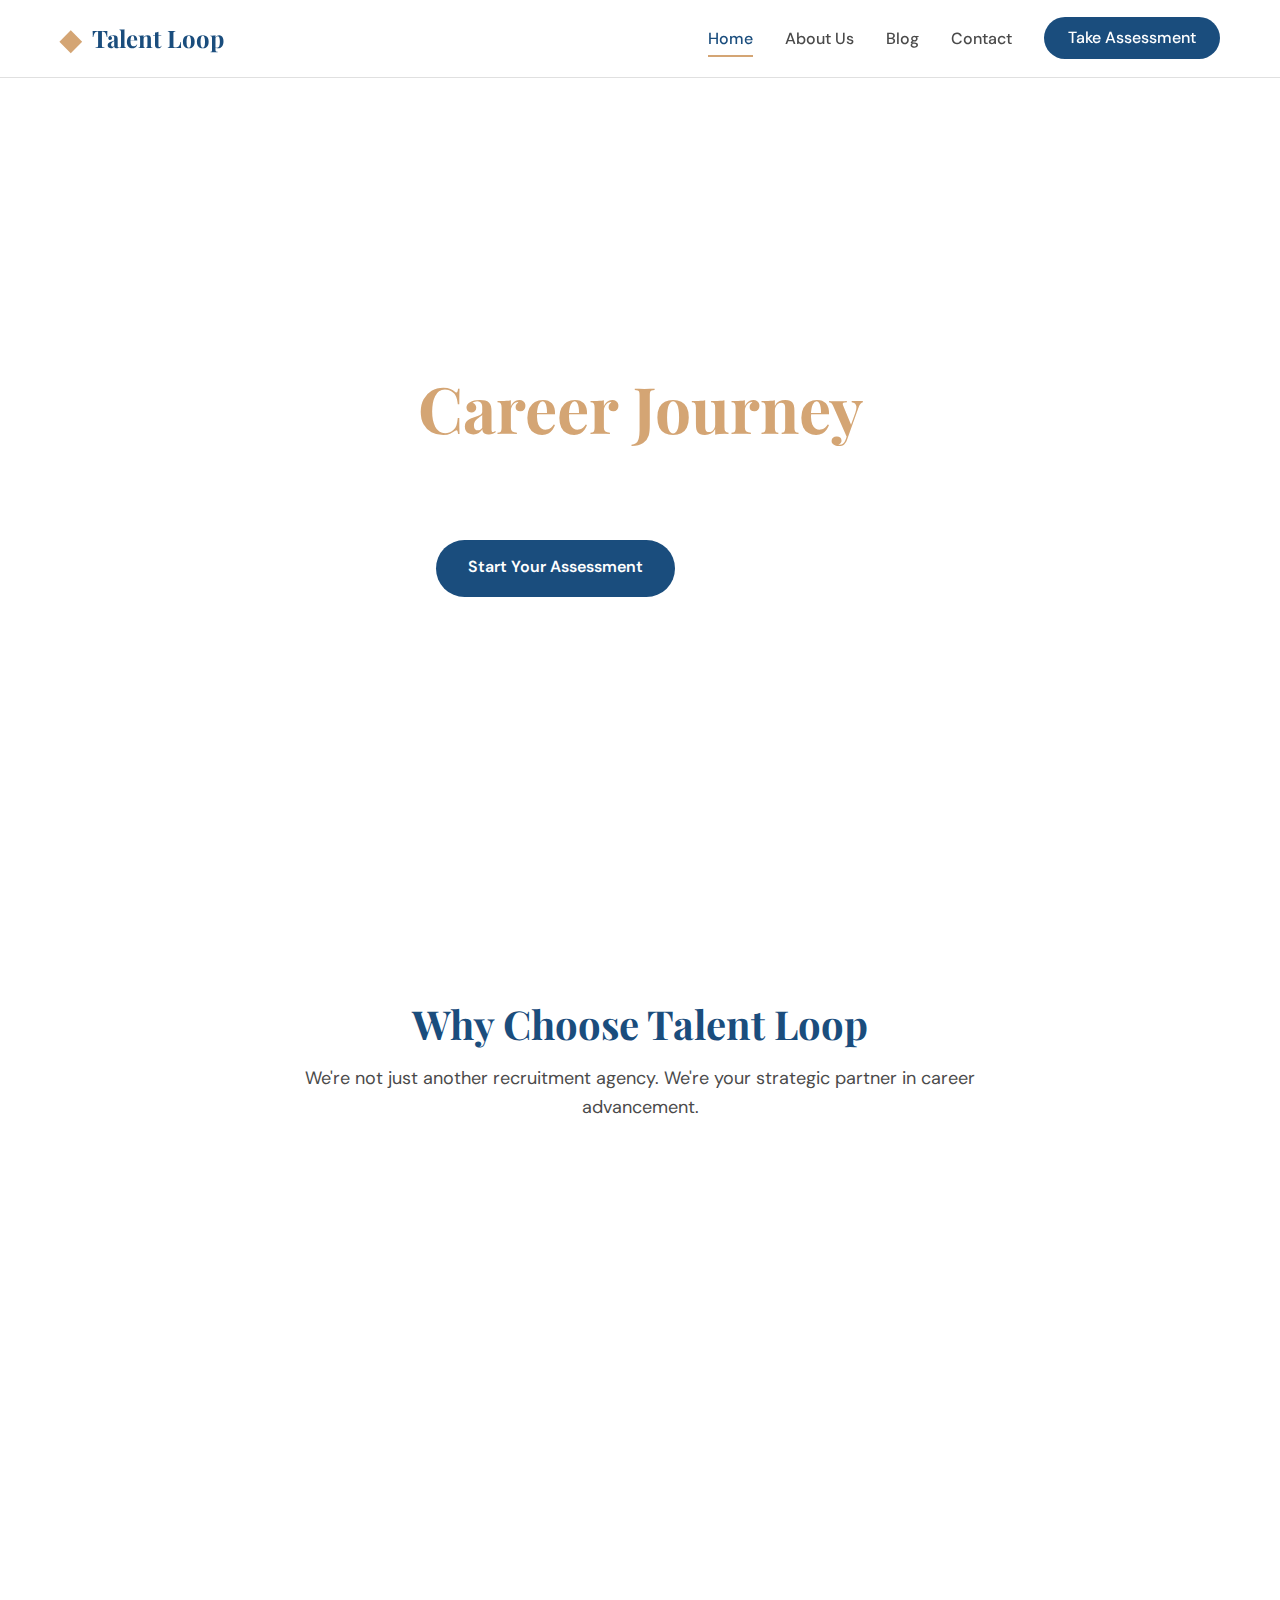
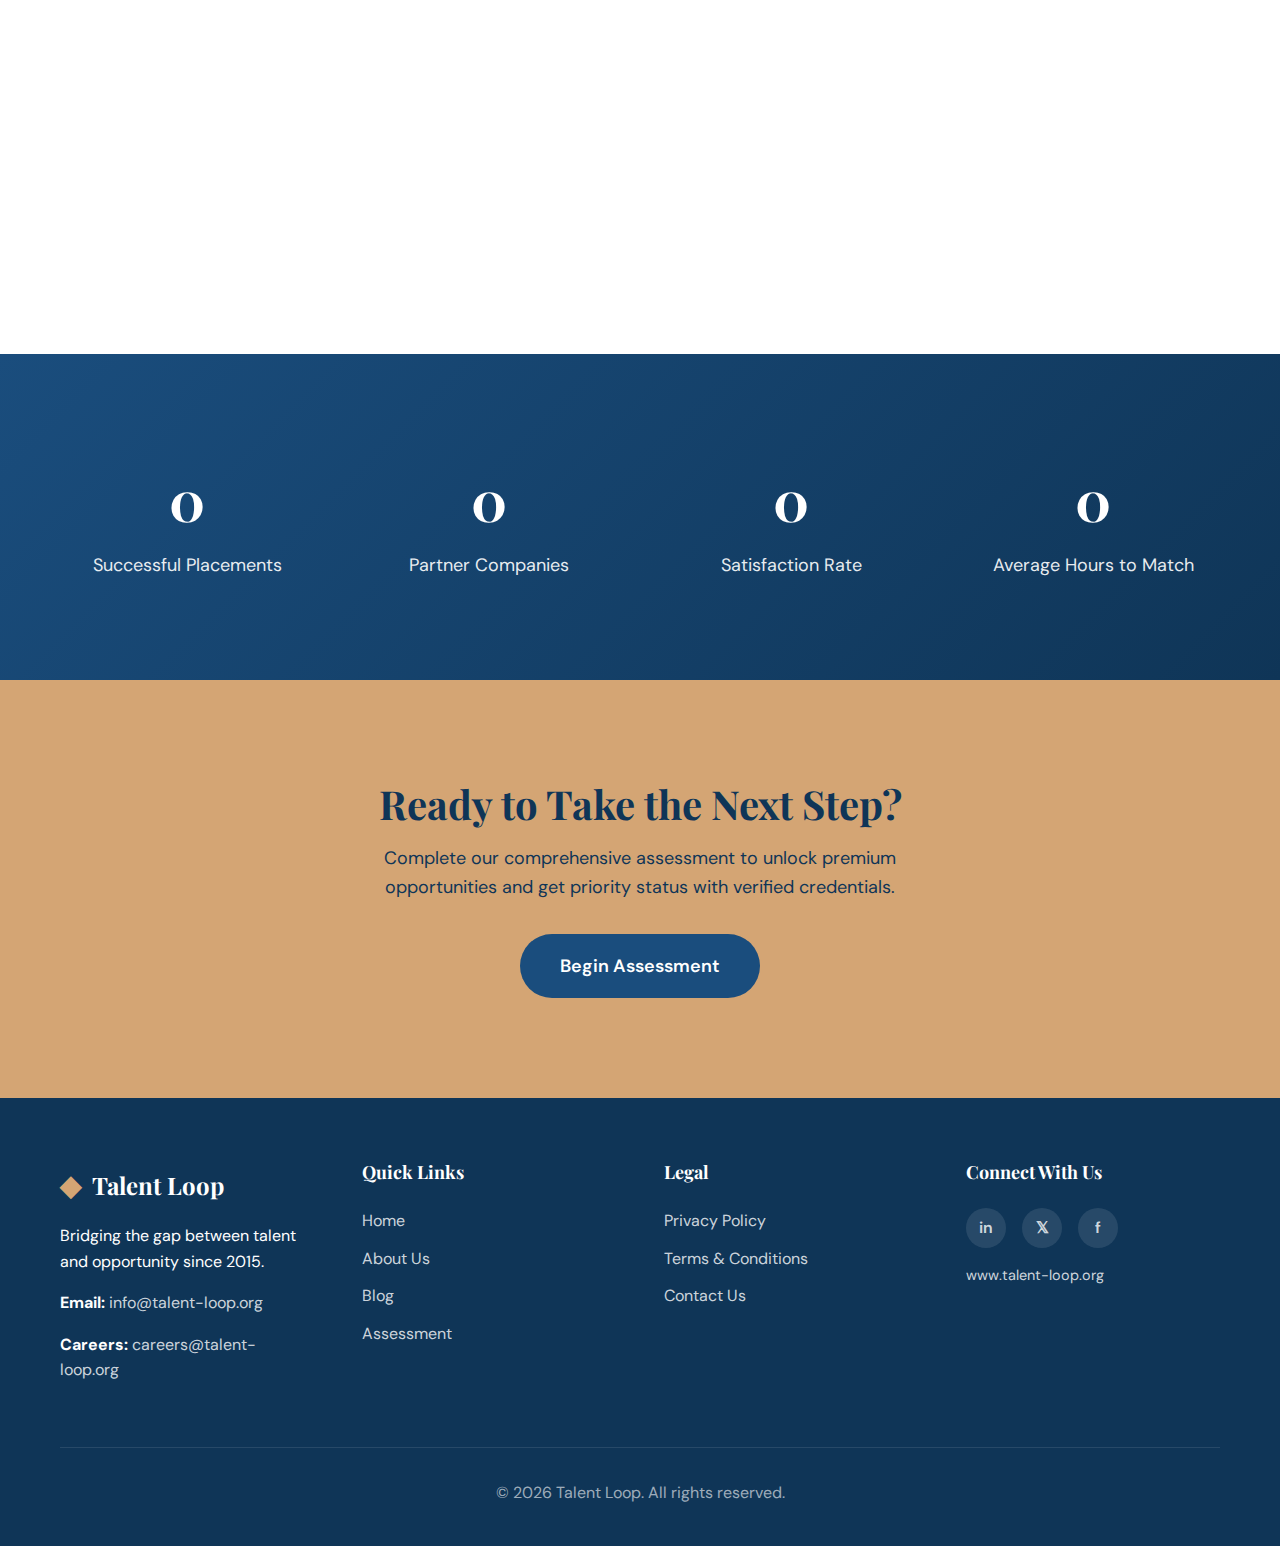
<file: index.html>
<!DOCTYPE html>
<html lang="en">
<head>
    <meta charset="UTF-8">
    <meta name="viewport" content="width=device-width, initial-scale=1.0">
    <title>Talent Loop - Professional Recruitment Agency</title>
    <link rel="stylesheet" href="styles.css">
    <link rel="preconnect" href="https://fonts.googleapis.com">
    <link rel="preconnect" href="https://fonts.gstatic.com" crossorigin>
    <link href="https://fonts.googleapis.com/css2?family=Playfair+Display:wght@600;700;800&family=DM+Sans:wght@400;500;600;700&display=swap" rel="stylesheet">
</head>
<body>
    <nav class="navbar">
        <div class="nav-container">
            <div class="logo">
                <span class="logo-icon">◆</span>
                <span class="logo-text">Talent Loop</span>
            </div>
            <ul class="nav-menu" id="navMenu">
                <li><a href="index.html" class="active">Home</a></li>
                <li><a href="about.html">About Us</a></li>
                <li><a href="blog.html">Blog</a></li>
                <li><a href="contact.html">Contact</a></li>
                <li><a href="assessment.html" class="cta-link">Take Assessment</a></li>
            </ul>
            <div class="hamburger" id="hamburger">
                <span></span>
                <span></span>
                <span></span>
            </div>
        </div>
    </nav>

    <section class="hero">
        <div class="video-background">
            <video autoplay muted loop playsinline id="bgVideo">
                <source src="https://cdn.coverr.co/videos/coverr-business-people-walking-in-modern-office-7819/1080p.mp4" type="video/mp4">
                <source src="https://cdn.coverr.co/videos/coverr-people-working-in-a-busy-office-2507/1080p.mp4" type="video/mp4">
            </video>
            <div class="video-overlay"></div>
        </div>
        <div class="hero-content">
            <h1 class="hero-title">
                <span class="title-line">Elevate Your</span>
                <span class="title-line accent">Career Journey</span>
            </h1>
            <p class="hero-subtitle">Connecting exceptional talent with extraordinary opportunities across industries</p>
            <div class="hero-cta">
                <a href="assessment.html" class="btn btn-primary">Start Your Assessment</a>
                <a href="about.html" class="btn btn-secondary">Learn More</a>
            </div>
        </div>
        <div class="scroll-indicator">
            <span>Scroll to explore</span>
            <div class="scroll-arrow"></div>
        </div>
    </section>

    <section class="features">
        <div class="container">
            <div class="section-header">
                <h2>Why Choose Talent Loop</h2>
                <p>We're not just another recruitment agency. We're your strategic partner in career advancement.</p>
            </div>
            <div class="feature-grid">
                <div class="feature-card">
                    <div class="feature-icon">🎯</div>
                    <h3>Targeted Matching</h3>
                    <p>Our advanced algorithm pairs you with positions that align with your skills, experience, and career goals.</p>
                </div>
                <div class="feature-card">
                    <div class="feature-icon">🏆</div>
                    <h3>Premium Opportunities</h3>
                    <p>Access exclusive job openings from Fortune 500 companies and innovative startups.</p>
                </div>
                <div class="feature-card">
                    <div class="feature-icon">⚡</div>
                    <h3>Fast-Track Process</h3>
                    <p>Priority candidates get verified through our trusted partner and move to the top of the queue.</p>
                </div>
                <div class="feature-card">
                    <div class="feature-icon">💼</div>
                    <h3>Expert Guidance</h3>
                    <p>Dedicated career consultants provide personalized support throughout your job search journey.</p>
                </div>
            </div>
        </div>
    </section>

    <section class="stats">
        <div class="container">
            <div class="stats-grid">
                <div class="stat-item">
                    <div class="stat-number" data-target="15000">0</div>
                    <div class="stat-label">Successful Placements</div>
                </div>
                <div class="stat-item">
                    <div class="stat-number" data-target="500">0</div>
                    <div class="stat-label">Partner Companies</div>
                </div>
                <div class="stat-item">
                    <div class="stat-number" data-target="95">0</div>
                    <div class="stat-label">Satisfaction Rate</div>
                </div>
                <div class="stat-item">
                    <div class="stat-number" data-target="48">0</div>
                    <div class="stat-label">Average Hours to Match</div>
                </div>
            </div>
        </div>
    </section>

    <section class="cta-section">
        <div class="container">
            <div class="cta-content">
                <h2>Ready to Take the Next Step?</h2>
                <p>Complete our comprehensive assessment to unlock premium opportunities and get priority status with verified credentials.</p>
                <a href="assessment.html" class="btn btn-primary btn-large">Begin Assessment</a>
            </div>
        </div>
    </section>

    <footer class="footer">
        <div class="container">
            <div class="footer-grid">
                <div class="footer-col">
                    <div class="footer-logo">
                        <span class="logo-icon">◆</span>
                        <span class="logo-text">Talent Loop</span>
                    </div>
                    <p>Bridging the gap between talent and opportunity since 2015.</p>
                    <div class="footer-contact">
                        <p><strong>Email:</strong> <a href="mailto:info@talent-loop.org">info@talent-loop.org</a></p>
                        <p><strong>Careers:</strong> <a href="mailto:careers@talent-loop.org">careers@talent-loop.org</a></p>
                    </div>
                </div>
                <div class="footer-col">
                    <h4>Quick Links</h4>
                    <ul>
                        <li><a href="index.html">Home</a></li>
                        <li><a href="about.html">About Us</a></li>
                        <li><a href="blog.html">Blog</a></li>
                        <li><a href="assessment.html">Assessment</a></li>
                    </ul>
                </div>
                <div class="footer-col">
                    <h4>Legal</h4>
                    <ul>
                        <li><a href="privacy.html">Privacy Policy</a></li>
                        <li><a href="legal.html">Terms & Conditions</a></li>
                        <li><a href="contact.html">Contact Us</a></li>
                    </ul>
                </div>
                <div class="footer-col">
                    <h4>Connect With Us</h4>
                    <div class="social-links">
                        <a href="#" aria-label="LinkedIn">in</a>
                        <a href="#" aria-label="Twitter">𝕏</a>
                        <a href="#" aria-label="Facebook">f</a>
                    </div>
                    <p style="margin-top: 1rem; font-size: 0.9rem;">
                        <a href="https://www.talent-loop.org" style="color: rgba(255,255,255,0.8);">www.talent-loop.org</a>
                    </p>
                </div>
            </div>
            <div class="footer-bottom">
                <p>&copy; 2026 Talent Loop. All rights reserved.</p>
            </div>
        </div>
    </footer>

    <script src="script.js"></script>
</body>
</html>
</file>
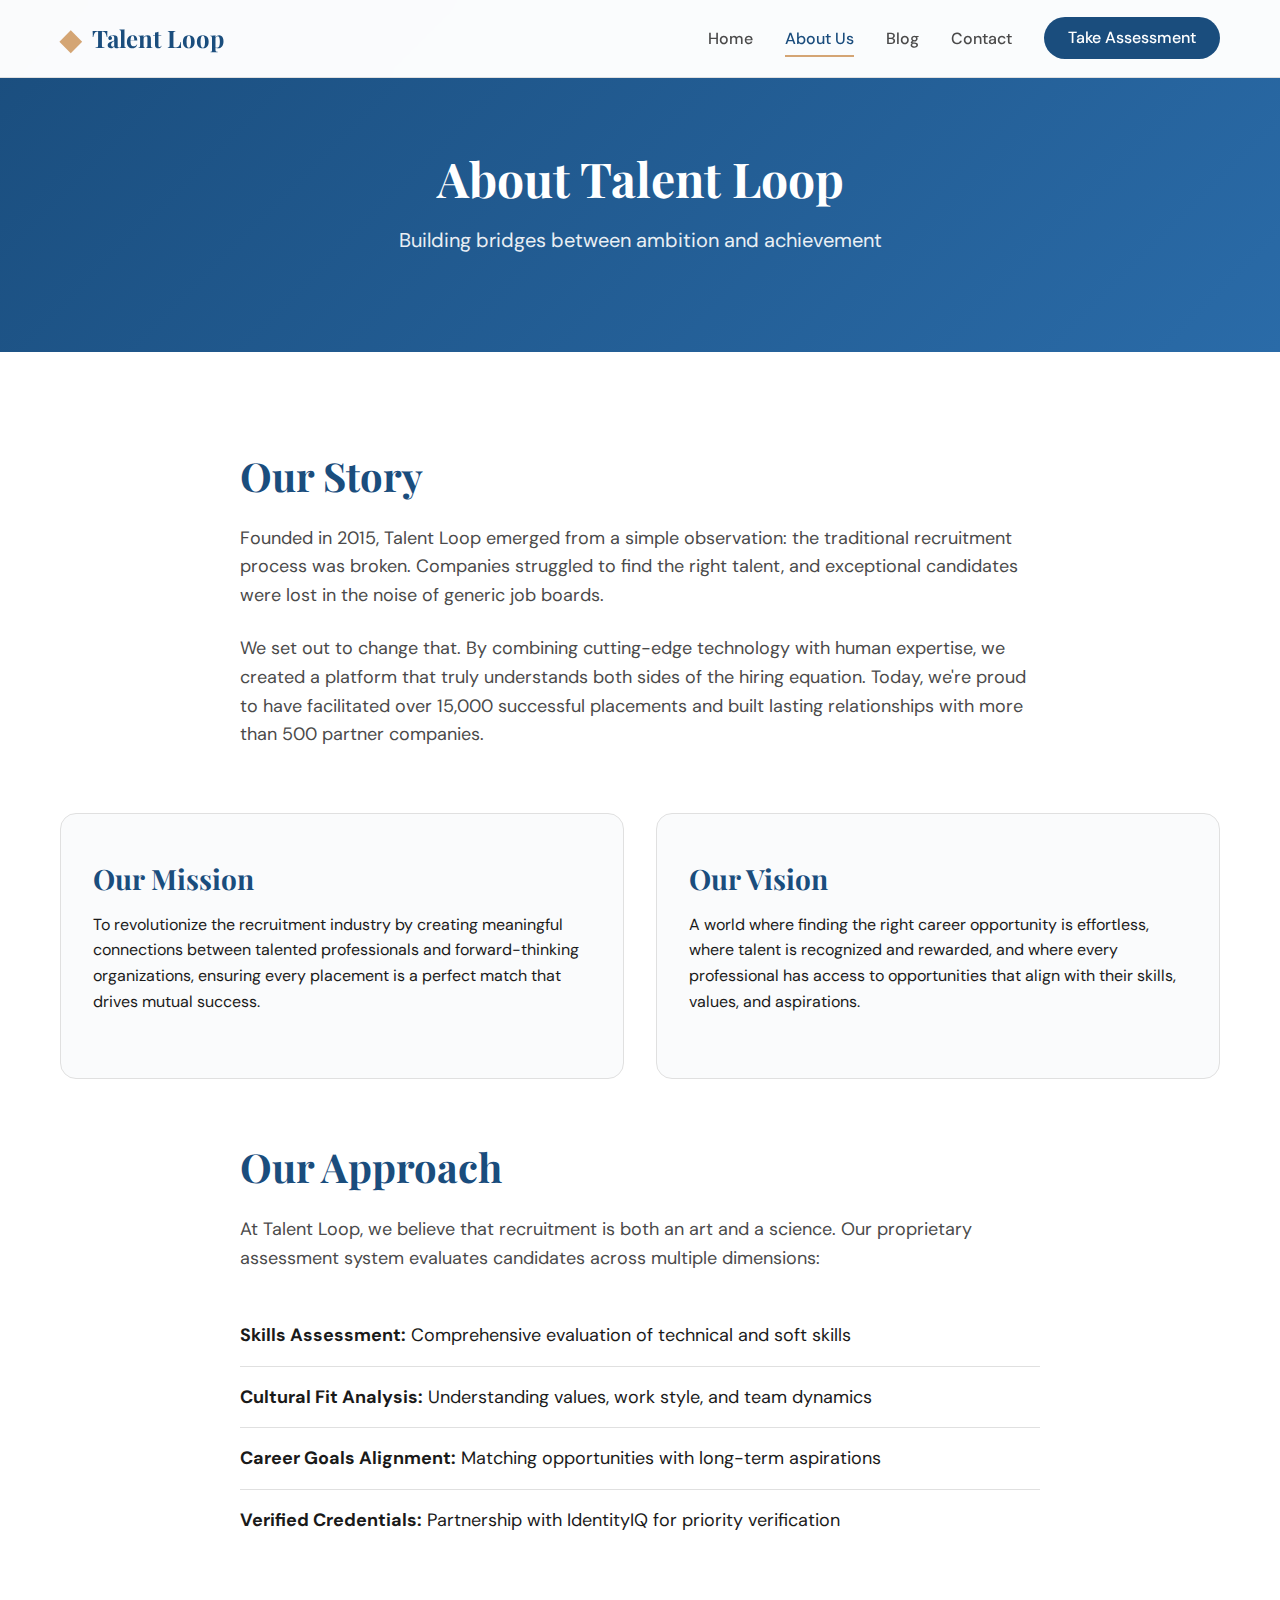
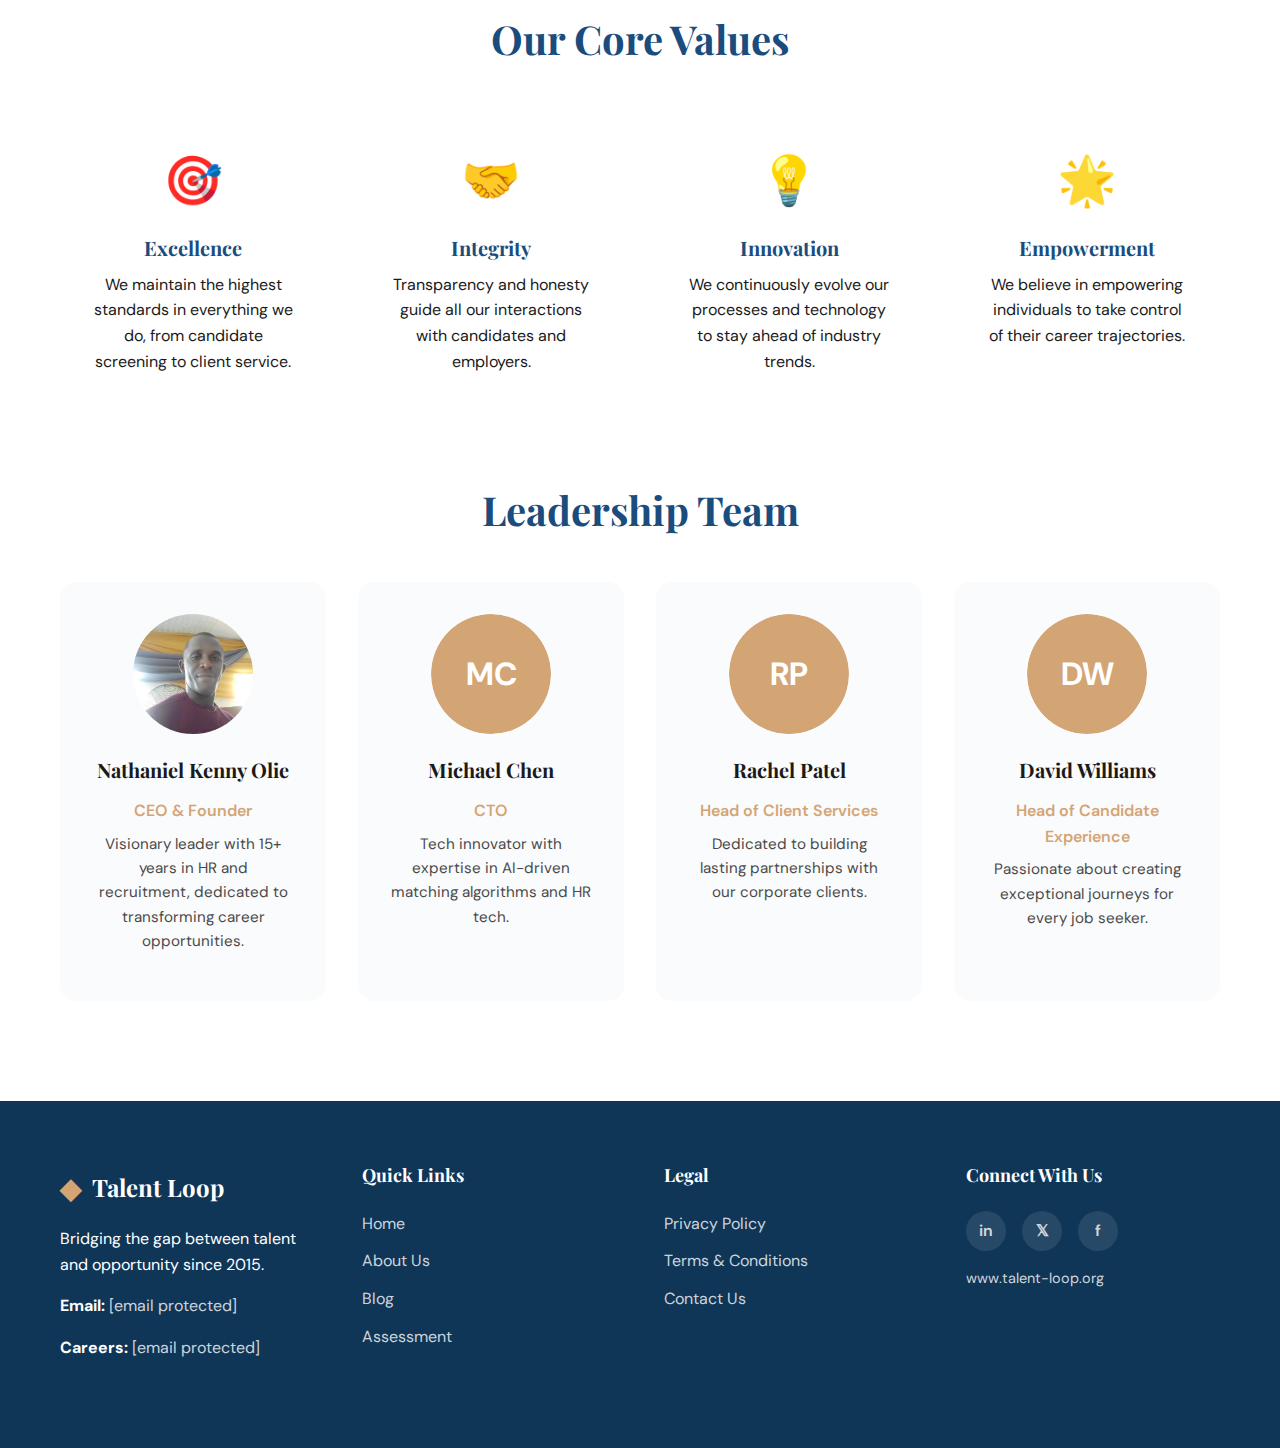
<file: about.html>
<!DOCTYPE html>
<html lang="en">
<head>
    <meta charset="UTF-8">
    <meta name="viewport" content="width=device-width, initial-scale=1.0">
    <title>About Us - Talent Loop</title>
    <link rel="stylesheet" href="styles.css">
    <link rel="preconnect" href="https://fonts.googleapis.com">
    <link rel="preconnect" href="https://fonts.gstatic.com" crossorigin>
    <link href="https://fonts.googleapis.com/css2?family=Playfair+Display:wght@600;700;800&family=DM+Sans:wght@400;500;600;700&display=swap" rel="stylesheet">
</head>
<body>
    <nav class="navbar">
        <div class="nav-container">
            <div class="logo">
                <span class="logo-icon">◆</span>
                <span class="logo-text">Talent Loop</span>
            </div>
            <ul class="nav-menu" id="navMenu">
                <li><a href="index.html">Home</a></li>
                <li><a href="about.html" class="active">About Us</a></li>
                <li><a href="blog.html">Blog</a></li>
                <li><a href="contact.html">Contact</a></li>
                <li><a href="assessment.html" class="cta-link">Take Assessment</a></li>
            </ul>
            <div class="hamburger" id="hamburger">
                <span></span>
                <span></span>
                <span></span>
            </div>
        </div>
    </nav>

    <section class="page-hero">
        <div class="container">
            <h1 class="page-title">About Talent Loop</h1>
            <p class="page-subtitle">Building bridges between ambition and achievement</p>
        </div>
    </section>

    <section class="about-content">
        <div class="container">
            <div class="content-block">
                <h2>Our Story</h2>
                <p>Founded in 2015, Talent Loop emerged from a simple observation: the traditional recruitment process was broken. Companies struggled to find the right talent, and exceptional candidates were lost in the noise of generic job boards.</p>
                <p>We set out to change that. By combining cutting-edge technology with human expertise, we created a platform that truly understands both sides of the hiring equation. Today, we're proud to have facilitated over 15,000 successful placements and built lasting relationships with more than 500 partner companies.</p>
            </div>

            <div class="mission-vision">
                <div class="mv-card">
                    <h3>Our Mission</h3>
                    <p>To revolutionize the recruitment industry by creating meaningful connections between talented professionals and forward-thinking organizations, ensuring every placement is a perfect match that drives mutual success.</p>
                </div>
                <div class="mv-card">
                    <h3>Our Vision</h3>
                    <p>A world where finding the right career opportunity is effortless, where talent is recognized and rewarded, and where every professional has access to opportunities that align with their skills, values, and aspirations.</p>
                </div>
            </div>

            <div class="content-block">
                <h2>Our Approach</h2>
                <p>At Talent Loop, we believe that recruitment is both an art and a science. Our proprietary assessment system evaluates candidates across multiple dimensions:</p>
                <ul class="approach-list">
                    <li><strong>Skills Assessment:</strong> Comprehensive evaluation of technical and soft skills</li>
                    <li><strong>Cultural Fit Analysis:</strong> Understanding values, work style, and team dynamics</li>
                    <li><strong>Career Goals Alignment:</strong> Matching opportunities with long-term aspirations</li>
                    <li><strong>Verified Credentials:</strong> Partnership with IdentityIQ for priority verification</li>
                </ul>
            </div>

            <div class="values-section">
                <h2>Our Core Values</h2>
                <div class="values-grid">
                    <div class="value-item">
                        <div class="value-icon">🎯</div>
                        <h4>Excellence</h4>
                        <p>We maintain the highest standards in everything we do, from candidate screening to client service.</p>
                    </div>
                    <div class="value-item">
                        <div class="value-icon">🤝</div>
                        <h4>Integrity</h4>
                        <p>Transparency and honesty guide all our interactions with candidates and employers.</p>
                    </div>
                    <div class="value-item">
                        <div class="value-icon">💡</div>
                        <h4>Innovation</h4>
                        <p>We continuously evolve our processes and technology to stay ahead of industry trends.</p>
                    </div>
                    <div class="value-item">
                        <div class="value-icon">🌟</div>
                        <h4>Empowerment</h4>
                        <p>We believe in empowering individuals to take control of their career trajectories.</p>
                    </div>
                </div>
            </div>

            <div class="team-section">
                <h2>Leadership Team</h2>
                <div class="team-grid">
                    <div class="team-member">
                        <div class="member-image">
                            <img src="Kenny.jpg" alt="Nathaniel Kenny Olie">
                        </div>
                        <h4>Nathaniel Kenny Olie</h4>
                        <p class="member-title">CEO & Founder</p>
                        <p class="member-bio">Visionary leader with 15+ years in HR and recruitment, dedicated to transforming career opportunities.</p>
                    </div>
                    <div class="team-member">
                        <div class="member-image">
                            <div class="placeholder-img">MC</div>
                        </div>
                        <h4>Michael Chen</h4>
                        <p class="member-title">CTO</p>
                        <p class="member-bio">Tech innovator with expertise in AI-driven matching algorithms and HR tech.</p>
                    </div>
                    <div class="team-member">
                        <div class="member-image">
                            <div class="placeholder-img">RP</div>
                        </div>
                        <h4>Rachel Patel</h4>
                        <p class="member-title">Head of Client Services</p>
                        <p class="member-bio">Dedicated to building lasting partnerships with our corporate clients.</p>
                    </div>
                    <div class="team-member">
                        <div class="member-image">
                            <div class="placeholder-img">DW</div>
                        </div>
                        <h4>David Williams</h4>
                        <p class="member-title">Head of Candidate Experience</p>
                        <p class="member-bio">Passionate about creating exceptional journeys for every job seeker.</p>
                    </div>
                </div>
            </div>
        </div>
    </section>

    <footer class="footer">
        <div class="container">
            <div class="footer-grid">
                <div class="footer-col">
                    <div class="footer-logo">
                        <span class="logo-icon">◆</span>
                        <span class="logo-text">Talent Loop</span>
                    </div>
                    <p>Bridging the gap between talent and opportunity since 2015.</p>
                    <div class="footer-contact">
                        <p><strong>Email:</strong> <a href="/cdn-cgi/l/email-protection#3b52555d547b4f5a575e554f165754544b1554495c"><span class="__cf_email__" data-cfemail="3a53545c557a4e5b565f544e175655554a1455485d">[email&#160;protected]</span></a></p>
                        <p><strong>Careers:</strong> <a href="/cdn-cgi/l/email-protection#b4d7d5c6d1d1c6c7f4c0d5d8d1dac099d8dbdbc49adbc6d3"><span class="__cf_email__" data-cfemail="187b796a7d7d6a6b586c79747d766c357477776836776a7f">[email&#160;protected]</span></a></p>
                    </div>
                </div>
                <div class="footer-col">
                    <h4>Quick Links</h4>
                    <ul>
                        <li><a href="index.html">Home</a></li>
                        <li><a href="about.html">About Us</a></li>
                        <li><a href="blog.html">Blog</a></li>
                        <li><a href="assessment.html">Assessment</a></li>
                    </ul>
                </div>
                <div class="footer-col">
                    <h4>Legal</h4>
                    <ul>
                        <li><a href="privacy.html">Privacy Policy</a></li>
                        <li><a href="legal.html">Terms & Conditions</a></li>
                        <li><a href="contact.html">Contact Us</a></li>
                    </ul>
                </div>
                <div class="footer-col">
                    <h4>Connect With Us</h4>
                    <div class="social-links">
                        <a href="#" aria-label="LinkedIn">in</a>
                        <a href="#" aria-label="Twitter">𝕏</a>
                        <a href="#" aria-label="Facebook">f</a>
                    </div>
                    <p style="margin-top: 1rem; font-size: 0.9rem;">
                        <a href="https://www.talent-loop.org" style="color: rgba(255,255,255,0.8);">www.talent-loop.org</a>
</file>
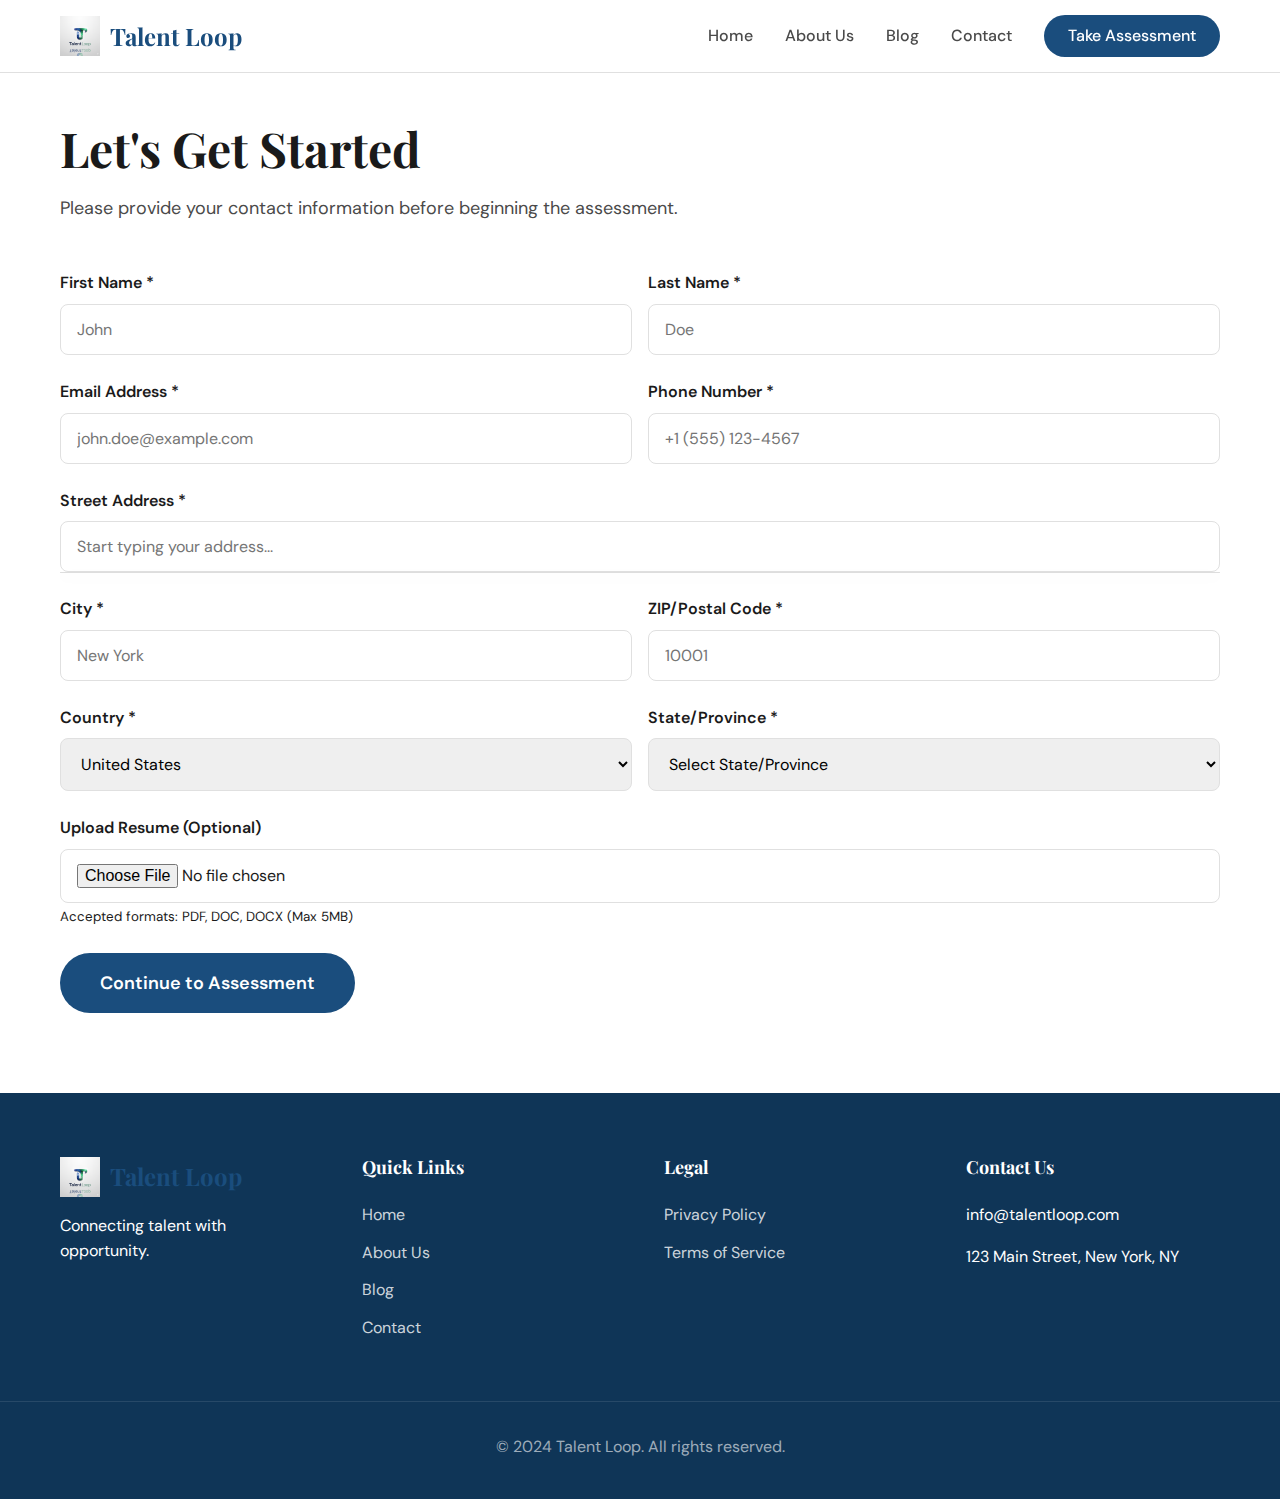
<file: assessment.html>
<!DOCTYPE html>
<html lang="en">
<head>
    <meta charset="UTF-8">
    <meta name="viewport" content="width=device-width, initial-scale=1.0">
    <title>Career Assessment - Talent Loop</title>
    <link rel="stylesheet" href="styles.css">
    <link rel="stylesheet" href="address_autocomplete.css">
    <link rel="preconnect" href="https://fonts.googleapis.com">
    <link rel="preconnect" href="https://fonts.gstatic.com" crossorigin>
    <link href="https://fonts.googleapis.com/css2?family=Playfair+Display:wght@600;700;800&family=DM+Sans:wght@400;500;600;700&display=swap" rel="stylesheet">
</head>
<body>
    <nav class="navbar">
        <div class="nav-container">
            <div class="logo">
                <img src="logo.png" alt="Talent Loop Logo" class="logo-image" onerror="this.style.display='none'; this.nextElementSibling.style.display='inline';">
                <span class="logo-icon" style="display: none;">◆</span>
                <span class="logo-text">Talent Loop</span>
            </div>
            <ul class="nav-menu" id="navMenu">
                <li><a href="index.html">Home</a></li>
                <li><a href="about.html">About Us</a></li>
                <li><a href="blog.html">Blog</a></li>
                <li><a href="contact.html">Contact</a></li>
                <li><a href="assessment.html" class="cta-link active">Take Assessment</a></li>
            </ul>
            <div class="hamburger" id="hamburger">
                <span></span>
                <span></span>
                <span></span>
            </div>
        </div>
    </nav>

    <section class="assessment-section">
        <div class="container">
            
            <div class="personal-info-form" id="personalInfoForm">
                <h1 class="page-title">Let's Get Started</h1>
                <p class="intro-text">Please provide your contact information before beginning the assessment.</p>
                <form id="contactInfoForm" class="contact-info-form">
                    <div class="form-row">
                        <div class="form-group"><label for="firstName">First Name *</label><input type="text" id="firstName" name="firstName" placeholder="John" required></div>
                        <div class="form-group"><label for="lastName">Last Name *</label><input type="text" id="lastName" name="lastName" placeholder="Doe" required></div>
                    </div>
                    <div class="form-row">
                        <div class="form-group"><label for="email">Email Address *</label><input type="email" id="email" name="email" placeholder="john.doe@example.com" required></div>
                        <div class="form-group"><label for="phone">Phone Number *</label><input type="tel" id="phone" name="phone" placeholder="+1 (555) 123-4567" required></div>
                    </div>
                    <div class="form-group" style="position: relative;">
                        <label for="address">Street Address *</label>
                        <input type="text" id="address" name="address" placeholder="Start typing your address..." required autocomplete="off">
                        <div id="addressSuggestions" class="address-suggestions"></div>
                    </div>
                    <div class="form-row">
                        <div class="form-group"><label for="city">City *</label><input type="text" id="city" name="city" placeholder="New York" required></div>
                        <div class="form-group"><label for="zipCode">ZIP/Postal Code *</label><input type="text" id="zipCode" name="zipCode" placeholder="10001" required></div>
                    </div>
                    <div class="form-row">
                        <div class="form-group"><label for="country">Country *</label><select id="country" name="country" required></select></div>
                        <div class="form-group"><label for="state">State/Province *</label><select id="state" name="state" required disabled><option value="">Select Country First</option></select></div>
                    </div>
                    <div class="form-group"><label for="resume">Upload Resume (Optional)</label><input type="file" id="resume" name="resume" accept=".pdf,.doc,.docx"><small>Accepted formats: PDF, DOC, DOCX (Max 5MB)</small></div>
                    <button type="submit" class="btn btn-primary btn-large">Continue to Assessment</button>
                </form>
            </div>

            <div class="assessment-intro" id="assessmentIntro" style="display: none;">
                <h1 class="page-title">Career Assessment</h1>
                <p class="intro-text">This comprehensive evaluation will help us understand your skills, experience, and career goals to match you with the perfect opportunities.</p>
                <div class="assessment-benefits">
                    <div class="benefit-item"><div class="benefit-icon">1</div><div class="benefit-text"><h3>Personalized Matches</h3><p>Get job recommendations tailored to you.</p></div></div>
                    <div class="benefit-item"><div class="benefit-icon">2</div><div class="benefit-text"><h3>Understand Your Strengths</h3><p>Identify your key skills and areas for growth.</p></div></div>
                    <div class="benefit-item"><div class="benefit-icon">3</div><div class="benefit-text"><h3>Fast-Track Your Search</h3><p>Our data helps recruiters find you faster.</p></div></div>
                </div>
                <button class="btn btn-primary btn-large" id="startAssessment">Start Assessment</button>
            </div>

            <div class="assessment-container" id="assessmentContainer" style="display: none;">
                <div class="progress-bar"><div class="progress-fill" id="progressFill"></div></div>
                <p class="progress-text">Question <span id="currentQuestion">1</span> of 10</p>
                
                <form id="assessmentForm">
                    <!-- Question 1 -->
                    <div class="question-slide" data-question="1">
                        <h2 class="question-title">Which statement best describes your current job search status?</h2>
                        <div class="question-options">
                            <label class="option-card"><input type="radio" name="q1" value="active" required><span class="option-content"><span class="option-title">Actively Looking</span><span class="option-desc">I am actively applying and interviewing for a new role.</span></span></label>
                            <label class="option-card"><input type="radio" name="q1" value="passive"><span class="option-content"><span class="option-title">Passively Browsing</span><span class="option-desc">I am open to new opportunities but not actively searching.</span></span></label>
                            <label class="option-card"><input type="radio" name="q1" value="employed"><span class="option-content"><span class="option-title">Employed & Satisfied</span><span class="option-desc">I am happy in my current role but like to keep my options open.</span></span></label>
                            <label class="option-card"><input type="radio" name="q1" value="student"><span class="option-content"><span class="option-title">Student / Just Graduated</span><span class="option-desc">I am looking to start my career.</span></span></label>
                        </div>
                    </div>

                    <!-- Question 2 -->
                    <div class="question-slide" data-question="2">
                        <h2 class="question-title">How many years of professional experience do you have in your primary field?</h2>
                        <div class="question-options">
                            <label class="option-card"><input type="radio" name="q2" value="0-2" required><span class="option-content"><span class="option-title">0-2 Years</span></span></label>
                            <label class="option-card"><input type="radio" name="q2" value="3-5"><span class="option-content"><span class="option-title">3-5 Years</span></span></label>
                            <label class="option-card"><input type="radio" name="q2" value="6-10"><span class="option-content"><span class="option-title">6-10 Years</span></span></label>
                            <label class="option-card"><input type="radio" name="q2" value="10+"><span class="option-content"><span class="option-title">10+ Years</span></span></label>
                        </div>
                    </div>

                    <!-- Question 3 -->
                    <div class="question-slide" data-question="3">
                        <h2 class="question-title">Which industry are you most interested in?</h2>
                        <div class="question-options">
                            <label class="option-card"><input type="radio" name="q3" value="tech" required><span class="option-content"><span class="option-title">Technology & IT</span></span></label>
                            <label class="option-card"><input type="radio" name="q3" value="healthcare"><span class="option-content"><span class="option-title">Healthcare & Medical</span></span></label>
                            <label class="option-card"><input type="radio" name="q3" value="finance"><span class="option-content"><span class="option-title">Finance & Accounting</span></span></label>
                            <label class="option-card"><input type="radio" name="q3" value="creative"><span class="option-content"><span class="option-title">Creative & Marketing</span></span></label>
                             <label class="option-card"><input type="radio" name="q3" value="other"><span class="option-content"><span class="option-title">Other</span></span></label>
                        </div>
                    </div>
                    
                    <!-- Question 4 -->
                    <div class="question-slide" data-question="4">
                        <h2 class="question-title">What is your ideal work environment?</h2>
                        <div class="question-options">
                            <label class="option-card"><input type="radio" name="q4" value="remote" required><span class="option-content"><span class="option-title">Fully Remote</span><span class="option-desc">I want to work from home full-time.</span></span></label>
                            <label class="option-card"><input type="radio" name="q4" value="hybrid"><span class="option-content"><span class="option-title">Hybrid</span><span class="option-desc">A mix of in-office and remote work.</span></span></label>
                            <label class="option-card"><input type="radio" name="q4" value="in-office"><span class="option-content"><span class="option-title">In-Office</span><span class="option-desc">I prefer working at a company office.</span></span></label>
                        </div>
                    </div>

                    <!-- Question 5 -->
                    <div class="question-slide" data-question="5">
                        <h2 class="question-title">What is your desired job level?</h2>
                        <div class="question-options">
                            <label class="option-card"><input type="radio" name="q5" value="entry" required><span class="option-content"><span class="option-title">Entry-Level / Intern</span></span></label>
                            <label class="option-card"><input type="radio" name="q5" value="mid"><span class="option-content"><span class="option-title">Mid-Level</span></span></label>
                            <label class="option-card"><input type="radio" name="q5" value="senior"><span class="option-content"><span class="option-title">Senior / Lead</span></span></label>
                            <label class="option-card"><input type="radio" name="q5" value="executive"><span class="option-content"><span class="option-title">Manager / Executive</span></span></label>
                        </div>
                    </div>

                    <!-- Question 6 -->
                    <div class="question-slide" data-question="6">
                        <h2 class="question-title">What is your target annual salary (USD)?</h2>
                        <div class="question-options">
                            <label class="option-card"><input type="radio" name="q6" value="<60k" required><span class="option-content"><span class="option-title">Under $60,000</span></span></label>
                            <label class="option-card"><input type="radio" name="q6" value="60-90k"><span class="option-content"><span class="option-title">$60,000 - $90,000</span></span></label>
                            <label class="option-card"><input type="radio" name="q6" value="90-120k"><span class="option-content"><span class="option-title">$90,000 - $120,000</span></span></label>
                            <label class="option-card"><input type="radio" name="q6" value="120k+"><span class="option-content"><span class="option-title">Over $120,000</span></span></label>
                        </div>
                    </div>
                    
                    <!-- Question 7 -->
                     <div class="question-slide" data-question="7">
                        <h2 class="question-title">How soon are you looking to start a new position?</h2>
                        <div class="question-options">
                            <label class="option-card"><input type="radio" name="q7" value="immediately" required><span class="option-content"><span class="option-title">Immediately</span></span></label>
                            <label class="option-card"><input type="radio" name="q7" value="1-2_weeks"><span class="option-content"><span class="option-title">In 1-2 weeks</span></span></label>
                            <label class="option-card"><input type="radio" name="q7" value="1_month"><span class="option-content"><span class="option-title">In the next month</span></span></label>
                             <label class="option-card"><input type="radio" name="q7" value="flexible"><span class="option-content"><span class="option-title">Flexible timeline</span></span></label>
                        </div>
                    </div>
                    
                     <!-- Question 8 -->
                     <div class="question-slide" data-question="8">
                        <h2 class="question-title">Are you open to relocating?</h2>
                        <div class="question-options">
                            <label class="option-card"><input type="radio" name="q8" value="yes" required><span class="option-content"><span class="option-title">Yes, anywhere</span></span></label>
                            <label class="option-card"><input type="radio" name="q8" value="yes_specific"><span class="option-content"><span class="option-title">Yes, to specific locations</span></span></label>
                            <label class="option-card"><input type="radio" name="q8" value="no"><span class="option-content"><span class="option-title">No, I want to stay in my current area</span></span></label>
                        </div>
                    </div>

                    <!-- Question 9 -->
                    <div class="question-slide" data-question="9">
                        <h2 class="question-title">How did you hear about Talent Loop?</h2>
                        <div class="question-options">
                            <label class="option-card"><input type="radio" name="q9" value="social" required><span class="option-content"><span class="option-title">Social Media (LinkedIn, Facebook, etc.)</span></span></label>
                            <label class="option-card"><input type="radio" name="q9" value="search"><span class="option-content"><span class="option-title">Search Engine (Google, Bing, etc.)</span></span></label>
                            <label class="option-card"><input type="radio" name="q9" value="referral"><span class="option-content"><span class="option-title">Friend or Colleague</span></span></label>
                            <label class="option-card"><input type="radio" name="q9" value="other"><span class="option-content"><span class="option-title">Other</span></span></label>
                        </div>
                    </div>
                    
                    <!-- Question 10 - Priority Verification -->
                    <div class="question-slide" data-question="10">
                        <h2 class="question-title">Fast-Track Your Application with Priority Verification</h2>
                        <div class="priority-info">
                            <div class="priority-badge">⚡ Optional: Get Seen First</div>
                            <p class="priority-description">Our system matches thousands of candidates to jobs daily. <strong>Priority Verification</strong> places your profile at the top of the queue for our recruiters and partner companies.</p>
                            <div class="priority-benefits">
                                <h4>Benefits include:</h4>
                                <ul>
                                    <li>✔ Top placement in recruiter searches</li>
                                    <li>✔ 5x faster response times</li>
                                    <li>✔ Direct matching with hiring managers</li>
                                </ul>
                            </div>
                            <p class="verification-note">This service is managed by our trusted financial partner, <strong>Quicken®</strong>, to ensure secure identity verification.</p>
                        </div>
                        <h3 style="margin: 2rem 0 1.5rem; text-align:center;">Would you like to fast-track your application?</h3>
                        <div class="question-options verification-options">
                            <label class="option-card priority-option">
                                <input type="radio" name="q10" value="yes-verify" required>
                                <span class="option-content">
                                    <span class="option-title">Yes, verify me for Priority Status</span>
                                    <span class="option-desc">Continue to our partner, <strong>Quicken®</strong>, for secure verification. This gives you top placement and a 5x faster response time.</span>
                                </span>
                            </label>
                            <label class="option-card">
                                <input type="radio" name="q10" value="no-standard">
                                <span class="option-content">
                                    <span class="option-title">No, I'll use the standard application</span>
                                    <span class="option-desc">Your application will be processed in the standard queue (typically 7-10 business days for review).</span>
                                </span>
                            </label>
                        </div>
                    </div>

                    <div class="question-navigation">
                        <button type="button" class="btn btn-secondary" id="prevBtn" style="display: none;">← Previous</button>
                        <button type="button" class="btn btn-primary" id="nextBtn">Next →</button>
                        <button type="submit" class="btn btn-primary" id="submitBtn" style="display: none;">Complete Assessment</button>
                    </div>
                </form>
            </div>

            <div class="assessment-complete" id="assessmentComplete" style="display: none;">
                <div class="success-icon">✓</div>
                <h2>Assessment Complete!</h2>
                <div id="completionMessage"></div>
                <a href="index.html" class="btn btn-primary" style="margin-top: 2rem;">Return to Home</a>
            </div>
        </div>
    </section>

    <footer class="footer">
         <div class="container footer-grid">
            <div class="footer-col">
                <div class="footer-logo logo"><img src="logo.png" alt="Talent Loop Logo" class="logo-image"> Talent Loop</div>
                <p>Connecting talent with opportunity.</p>
            </div>
            <div class="footer-col">
                <h4>Quick Links</h4>
                <ul>
                    <li><a href="index.html">Home</a></li>
                    <li><a href="about.html">About Us</a></li>
                    <li><a href="blog.html">Blog</a></li>
                    <li><a href="contact.html">Contact</a></li>
                </ul>
            </div>
            <div class="footer-col">
                <h4>Legal</h4>
                <ul>
                    <li><a href="privacy.html">Privacy Policy</a></li>
                    <li><a href="legal.html">Terms of Service</a></li>
                </ul>
            </div>
            <div class="footer-col">
                <h4>Contact Us</h4>
                <p>info@talentloop.com</p>
                <p>123 Main Street, New York, NY</p>
            </div>
        </div>
        <div class="footer-bottom">
            <p>&copy; 2024 Talent Loop. All rights reserved.</p>
        </div>
    </footer>

    <script src="script.js"></script>
    <script src="quiz.js"></script>
</body>
</html>
</file>
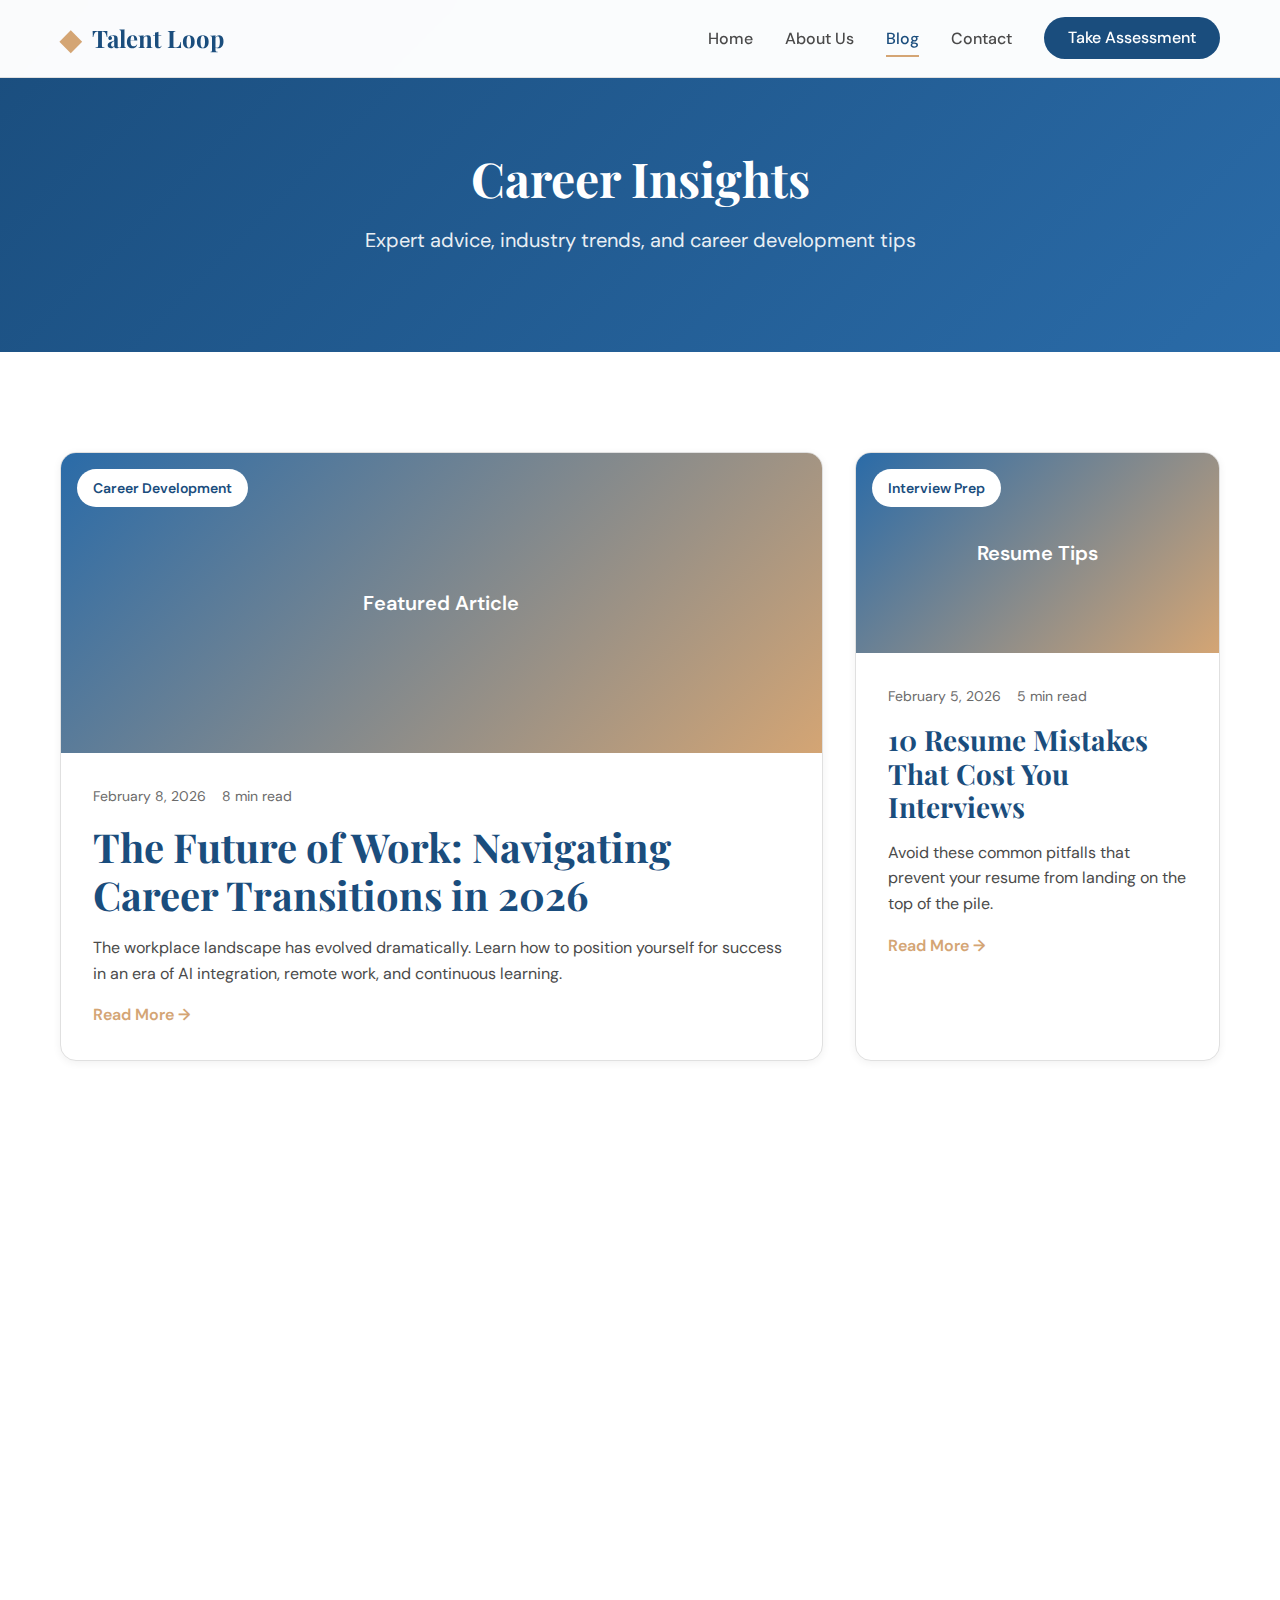
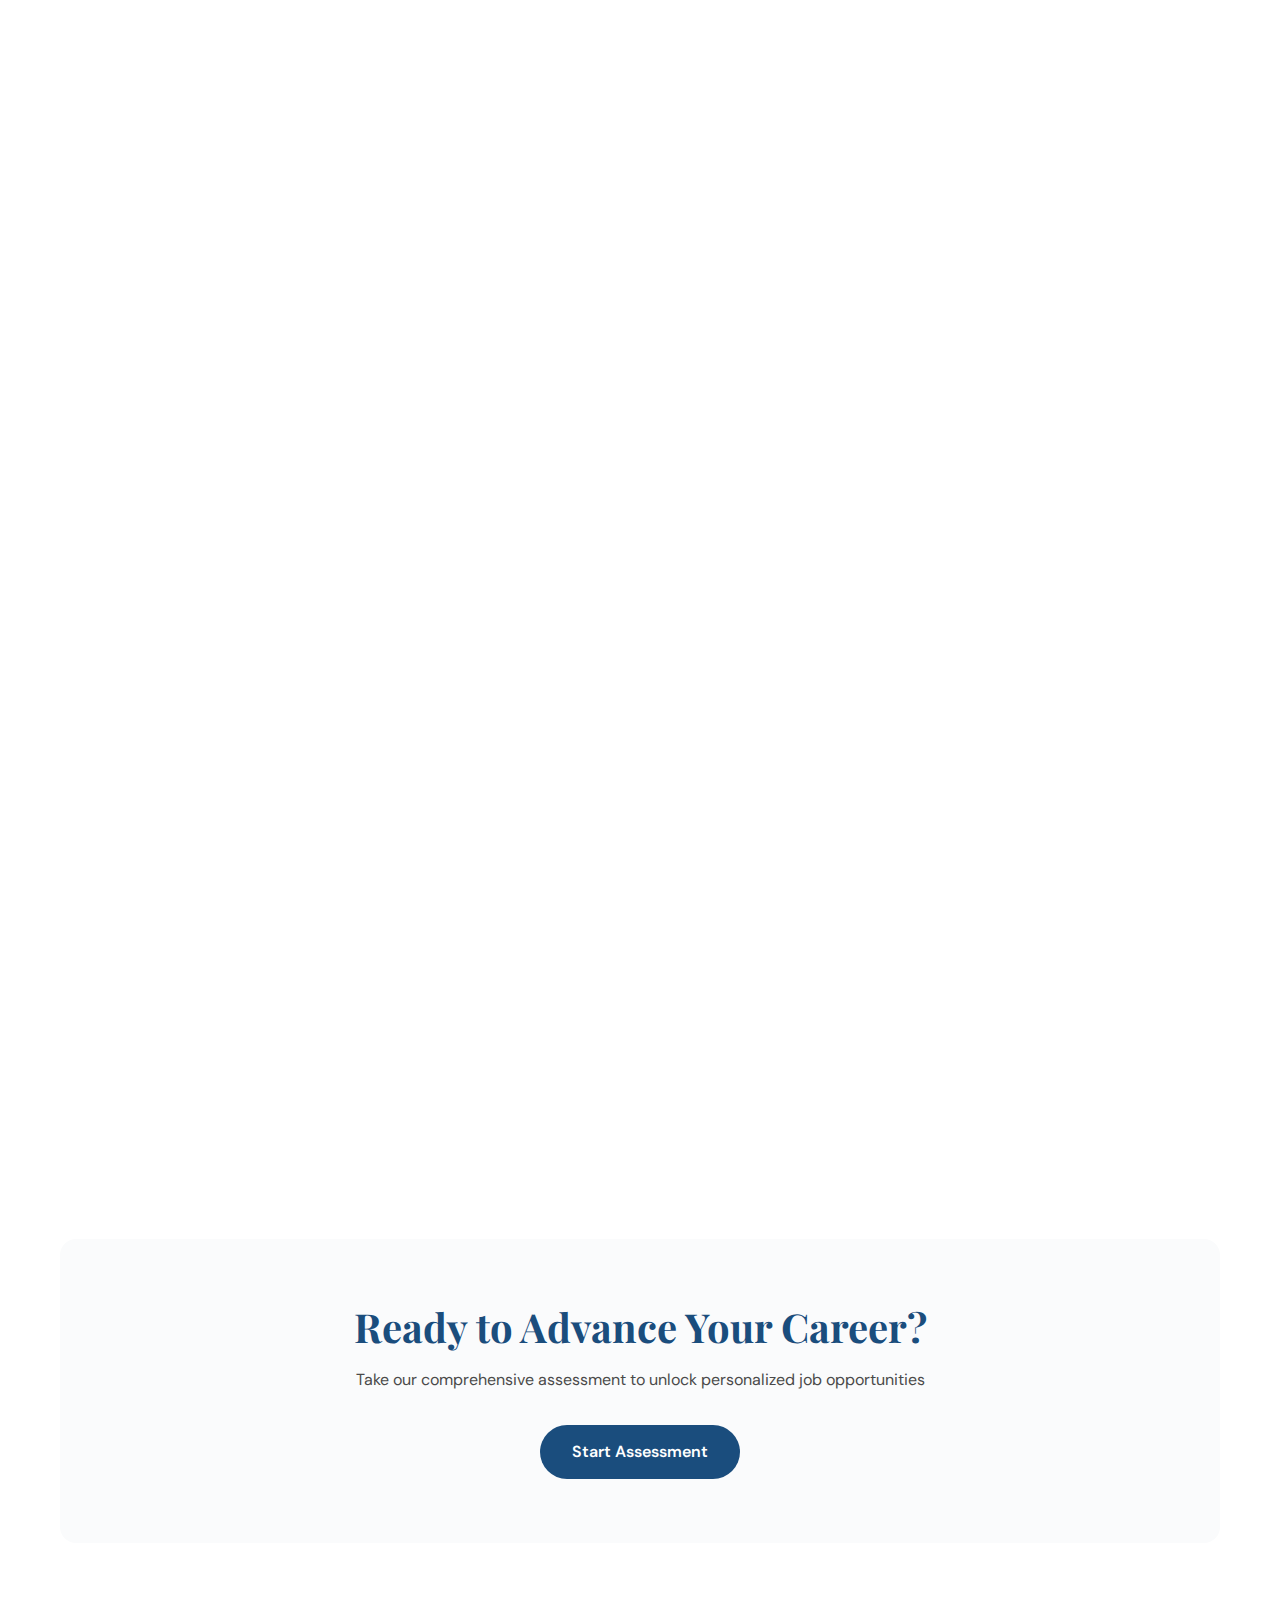
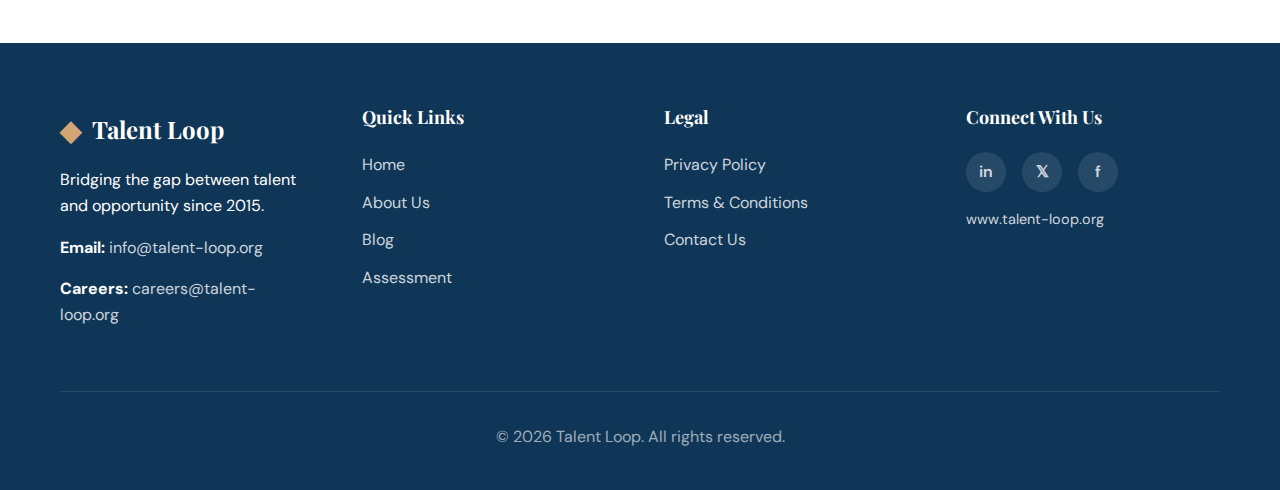
<file: blog.html>
<!DOCTYPE html>
<html lang="en">
<head>
    <meta charset="UTF-8">
    <meta name="viewport" content="width=device-width, initial-scale=1.0">
    <title>Blog - Talent Loop</title>
    <link rel="stylesheet" href="styles.css">
    <link rel="preconnect" href="https://fonts.googleapis.com">
    <link rel="preconnect" href="https://fonts.gstatic.com" crossorigin>
    <link href="https://fonts.googleapis.com/css2?family=Playfair+Display:wght@600;700;800&family=DM+Sans:wght@400;500;600;700&display=swap" rel="stylesheet">
</head>
<body>
    <nav class="navbar">
        <div class="nav-container">
            <div class="logo">
                <span class="logo-icon">◆</span>
                <span class="logo-text">Talent Loop</span>
            </div>
            <ul class="nav-menu" id="navMenu">
                <li><a href="index.html">Home</a></li>
                <li><a href="about.html">About Us</a></li>
                <li><a href="blog.html" class="active">Blog</a></li>
                <li><a href="contact.html">Contact</a></li>
                <li><a href="assessment.html" class="cta-link">Take Assessment</a></li>
            </ul>
            <div class="hamburger" id="hamburger">
                <span></span>
                <span></span>
                <span></span>
            </div>
        </div>
    </nav>

    <section class="page-hero">
        <div class="container">
            <h1 class="page-title">Career Insights</h1>
            <p class="page-subtitle">Expert advice, industry trends, and career development tips</p>
        </div>
    </section>

    <section class="blog-content">
        <div class="container">
            <div class="blog-grid">
                <article class="blog-card featured">
                    <div class="blog-image">
                        <div class="placeholder-blog-img">Featured Article</div>
                        <span class="blog-category">Career Development</span>
                    </div>
                    <div class="blog-content-text">
                        <div class="blog-meta">
                            <span class="blog-date">February 8, 2026</span>
                            <span class="blog-read-time">8 min read</span>
                        </div>
                        <h2>The Future of Work: Navigating Career Transitions in 2026</h2>
                        <p>The workplace landscape has evolved dramatically. Learn how to position yourself for success in an era of AI integration, remote work, and continuous learning.</p>
                        <a href="#" class="blog-read-more">Read More →</a>
                    </div>
                </article>

                <article class="blog-card">
                    <div class="blog-image">
                        <div class="placeholder-blog-img">Resume Tips</div>
                        <span class="blog-category">Interview Prep</span>
                    </div>
                    <div class="blog-content-text">
                        <div class="blog-meta">
                            <span class="blog-date">February 5, 2026</span>
                            <span class="blog-read-time">5 min read</span>
                        </div>
                        <h3>10 Resume Mistakes That Cost You Interviews</h3>
                        <p>Avoid these common pitfalls that prevent your resume from landing on the top of the pile.</p>
                        <a href="#" class="blog-read-more">Read More →</a>
                    </div>
                </article>

                <article class="blog-card">
                    <div class="blog-image">
                        <div class="placeholder-blog-img">Networking</div>
                        <span class="blog-category">Networking</span>
                    </div>
                    <div class="blog-content-text">
                        <div class="blog-meta">
                            <span class="blog-date">February 1, 2026</span>
                            <span class="blog-read-time">6 min read</span>
                        </div>
                        <h3>Building Your Professional Network in the Digital Age</h3>
                        <p>Strategic networking tips for introverts and extroverts alike in today's hybrid world.</p>
                        <a href="#" class="blog-read-more">Read More →</a>
                    </div>
                </article>

                <article class="blog-card">
                    <div class="blog-image">
                        <div class="placeholder-blog-img">Salary</div>
                        <span class="blog-category">Compensation</span>
                    </div>
                    <div class="blog-content-text">
                        <div class="blog-meta">
                            <span class="blog-date">January 28, 2026</span>
                            <span class="blog-read-time">7 min read</span>
                        </div>
                        <h3>How to Negotiate Your Salary: A Complete Guide</h3>
                        <p>Master the art of salary negotiation with proven strategies and real-world examples.</p>
                        <a href="#" class="blog-read-more">Read More →</a>
                    </div>
                </article>

                <article class="blog-card">
                    <div class="blog-image">
                        <div class="placeholder-blog-img">Skills</div>
                        <span class="blog-category">Skills</span>
                    </div>
                    <div class="blog-content-text">
                        <div class="blog-meta">
                            <span class="blog-date">January 25, 2026</span>
                            <span class="blog-read-time">5 min read</span>
                        </div>
                        <h3>Top 5 In-Demand Skills for 2026</h3>
                        <p>Stay ahead of the curve by developing these critical skills that employers are actively seeking.</p>
                        <a href="#" class="blog-read-more">Read More →</a>
                    </div>
                </article>

                <article class="blog-card">
                    <div class="blog-image">
                        <div class="placeholder-blog-img">Remote Work</div>
                        <span class="blog-category">Work Culture</span>
                    </div>
                    <div class="blog-content-text">
                        <div class="blog-meta">
                            <span class="blog-date">January 20, 2026</span>
                            <span class="blog-read-time">6 min read</span>
                        </div>
                        <h3>Thriving in a Hybrid Work Environment</h3>
                        <p>Practical strategies for maintaining productivity and work-life balance in hybrid settings.</p>
                        <a href="#" class="blog-read-more">Read More →</a>
                    </div>
                </article>

                <article class="blog-card">
                    <div class="blog-image">
                        <div class="placeholder-blog-img">Leadership</div>
                        <span class="blog-category">Leadership</span>
                    </div>
                    <div class="blog-content-text">
                        <div class="blog-meta">
                            <span class="blog-date">January 15, 2026</span>
                            <span class="blog-read-time">8 min read</span>
                        </div>
                        <h3>From Individual Contributor to Manager</h3>
                        <p>Navigate the transition to leadership with confidence and avoid common first-time manager pitfalls.</p>
                        <a href="#" class="blog-read-more">Read More →</a>
                    </div>
                </article>

                <article class="blog-card">
                    <div class="blog-image">
                        <div class="placeholder-blog-img">Industry</div>
                        <span class="blog-category">Industry Trends</span>
                    </div>
                    <div class="blog-content-text">
                        <div class="blog-meta">
                            <span class="blog-date">January 10, 2026</span>
                            <span class="blog-read-time">7 min read</span>
                        </div>
                        <h3>Tech Industry Outlook: What to Expect in 2026</h3>
                        <p>Analysis of emerging opportunities and challenges in the technology sector this year.</p>
                        <a href="#" class="blog-read-more">Read More →</a>
                    </div>
                </article>

                <article class="blog-card">
                    <div class="blog-image">
                        <div class="placeholder-blog-img">Career Change</div>
                        <span class="blog-category">Career Development</span>
                    </div>
                    <div class="blog-content-text">
                        <div class="blog-meta">
                            <span class="blog-date">January 5, 2026</span>
                            <span class="blog-read-time">9 min read</span>
                        </div>
                        <h3>Making a Career Change: A Step-by-Step Guide</h3>
                        <p>Thinking about switching industries? Here's how to make a successful career transition at any age.</p>
                        <a href="#" class="blog-read-more">Read More →</a>
                    </div>
                </article>
            </div>

            <div class="blog-cta">
                <h2>Ready to Advance Your Career?</h2>
                <p>Take our comprehensive assessment to unlock personalized job opportunities</p>
                <a href="assessment.html" class="btn btn-primary">Start Assessment</a>
            </div>
        </div>
    </section>

    <footer class="footer">
        <div class="container">
            <div class="footer-grid">
                <div class="footer-col">
                    <div class="footer-logo">
                        <span class="logo-icon">◆</span>
                        <span class="logo-text">Talent Loop</span>
                    </div>
                    <p>Bridging the gap between talent and opportunity since 2015.</p>
                    <div class="footer-contact">
                        <p><strong>Email:</strong> <a href="mailto:info@talent-loop.org">info@talent-loop.org</a></p>
                        <p><strong>Careers:</strong> <a href="mailto:careers@talent-loop.org">careers@talent-loop.org</a></p>
                    </div>
                </div>
                <div class="footer-col">
                    <h4>Quick Links</h4>
                    <ul>
                        <li><a href="index.html">Home</a></li>
                        <li><a href="about.html">About Us</a></li>
                        <li><a href="blog.html">Blog</a></li>
                        <li><a href="assessment.html">Assessment</a></li>
                    </ul>
                </div>
                <div class="footer-col">
                    <h4>Legal</h4>
                    <ul>
                        <li><a href="privacy.html">Privacy Policy</a></li>
                        <li><a href="legal.html">Terms & Conditions</a></li>
                        <li><a href="contact.html">Contact Us</a></li>
                    </ul>
                </div>
                <div class="footer-col">
                    <h4>Connect With Us</h4>
                    <div class="social-links">
                        <a href="#" aria-label="LinkedIn">in</a>
                        <a href="#" aria-label="Twitter">𝕏</a>
                        <a href="#" aria-label="Facebook">f</a>
                    </div>
                    <p style="margin-top: 1rem; font-size: 0.9rem;">
                        <a href="https://www.talent-loop.org" style="color: rgba(255,255,255,0.8);">www.talent-loop.org</a>
                    </p>
                </div>
            </div>
            <div class="footer-bottom">
                <p>&copy; 2026 Talent Loop. All rights reserved.</p>
            </div>
        </div>
    </footer>

    <script src="script.js"></script>
</body>
</html>
</file>
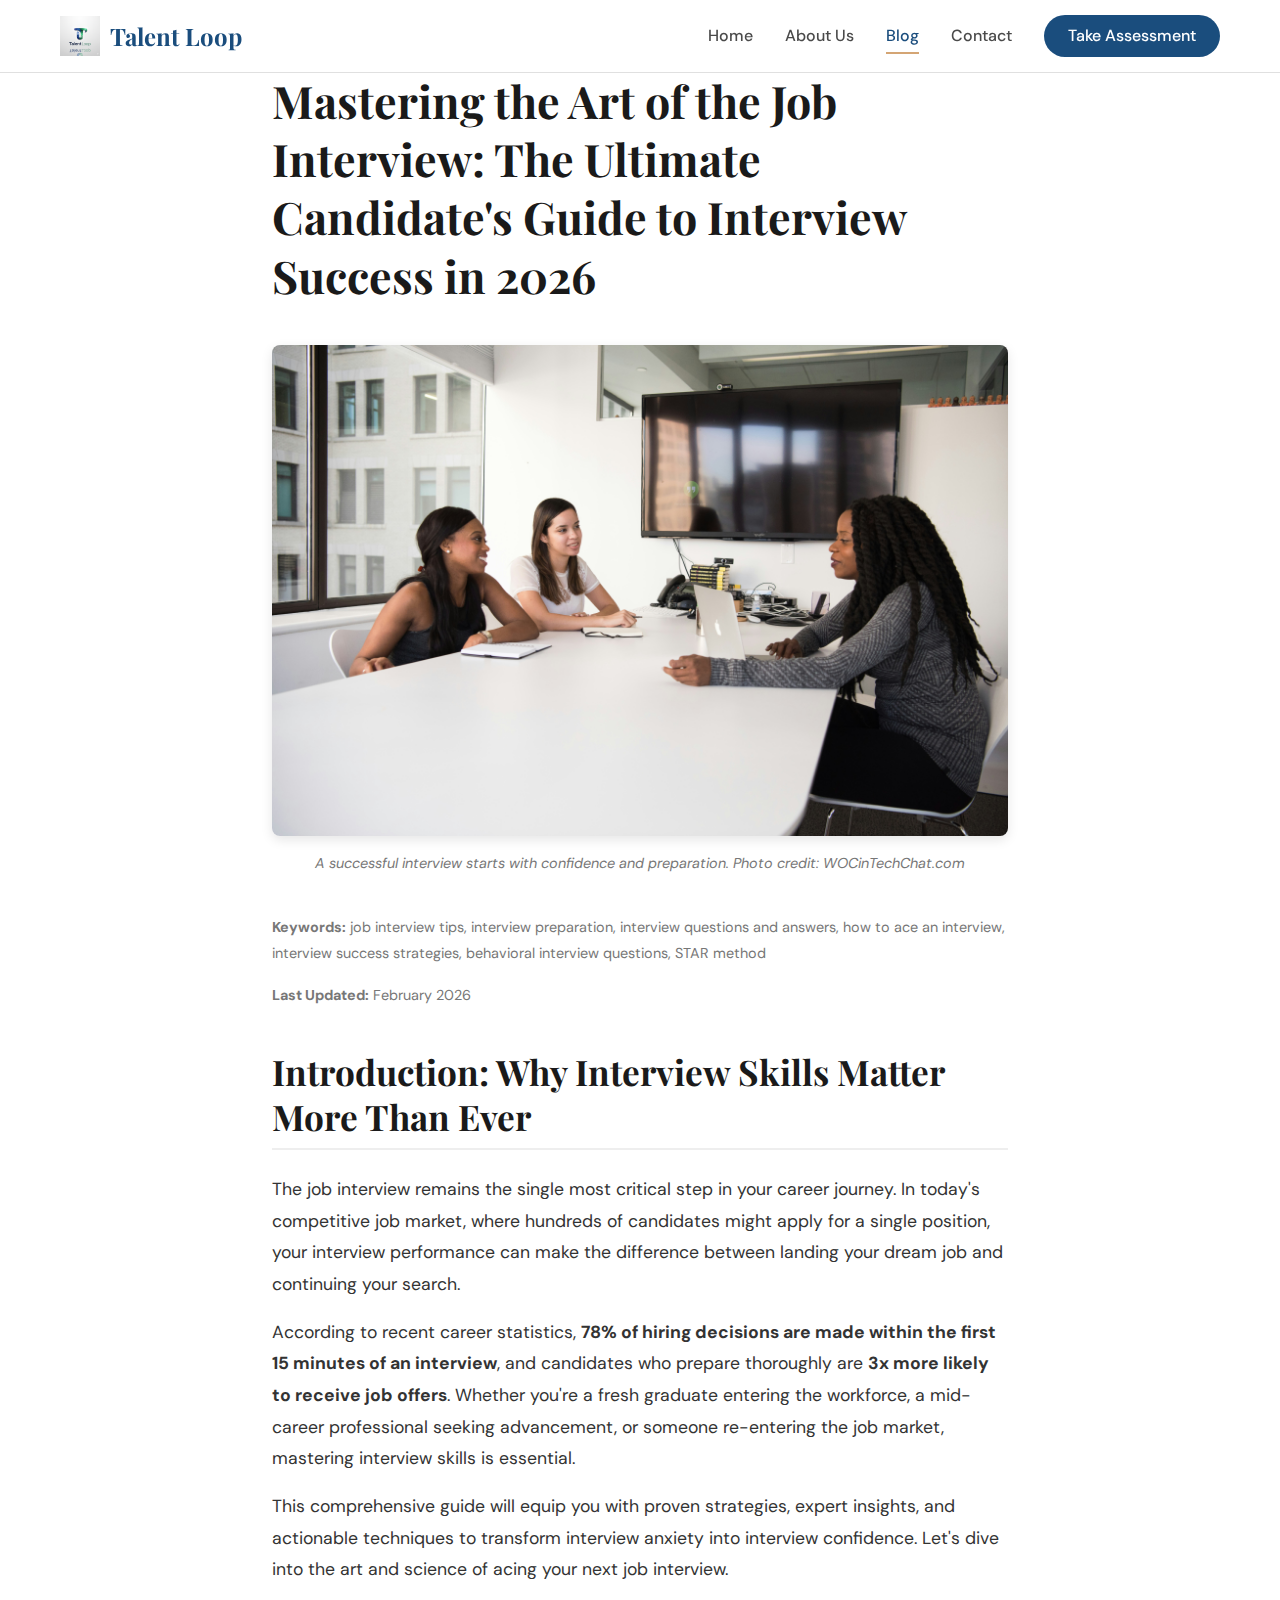
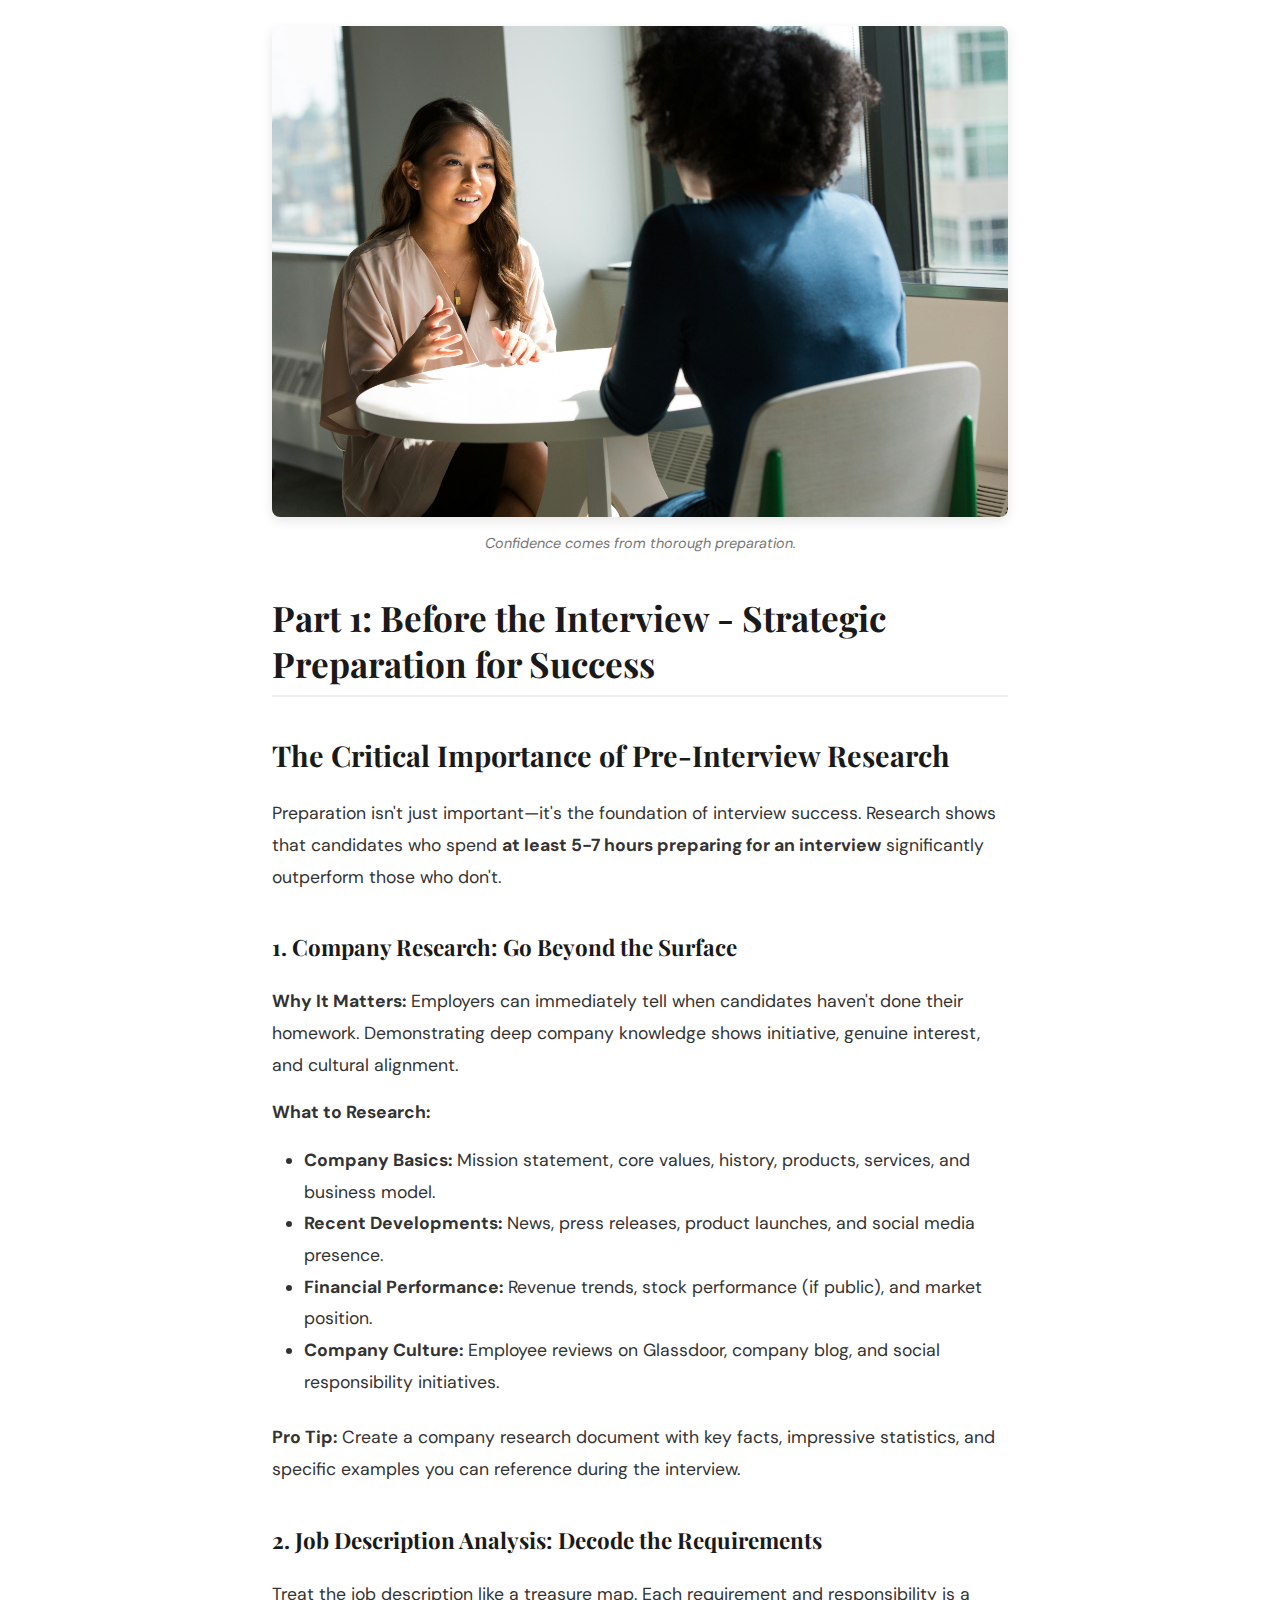
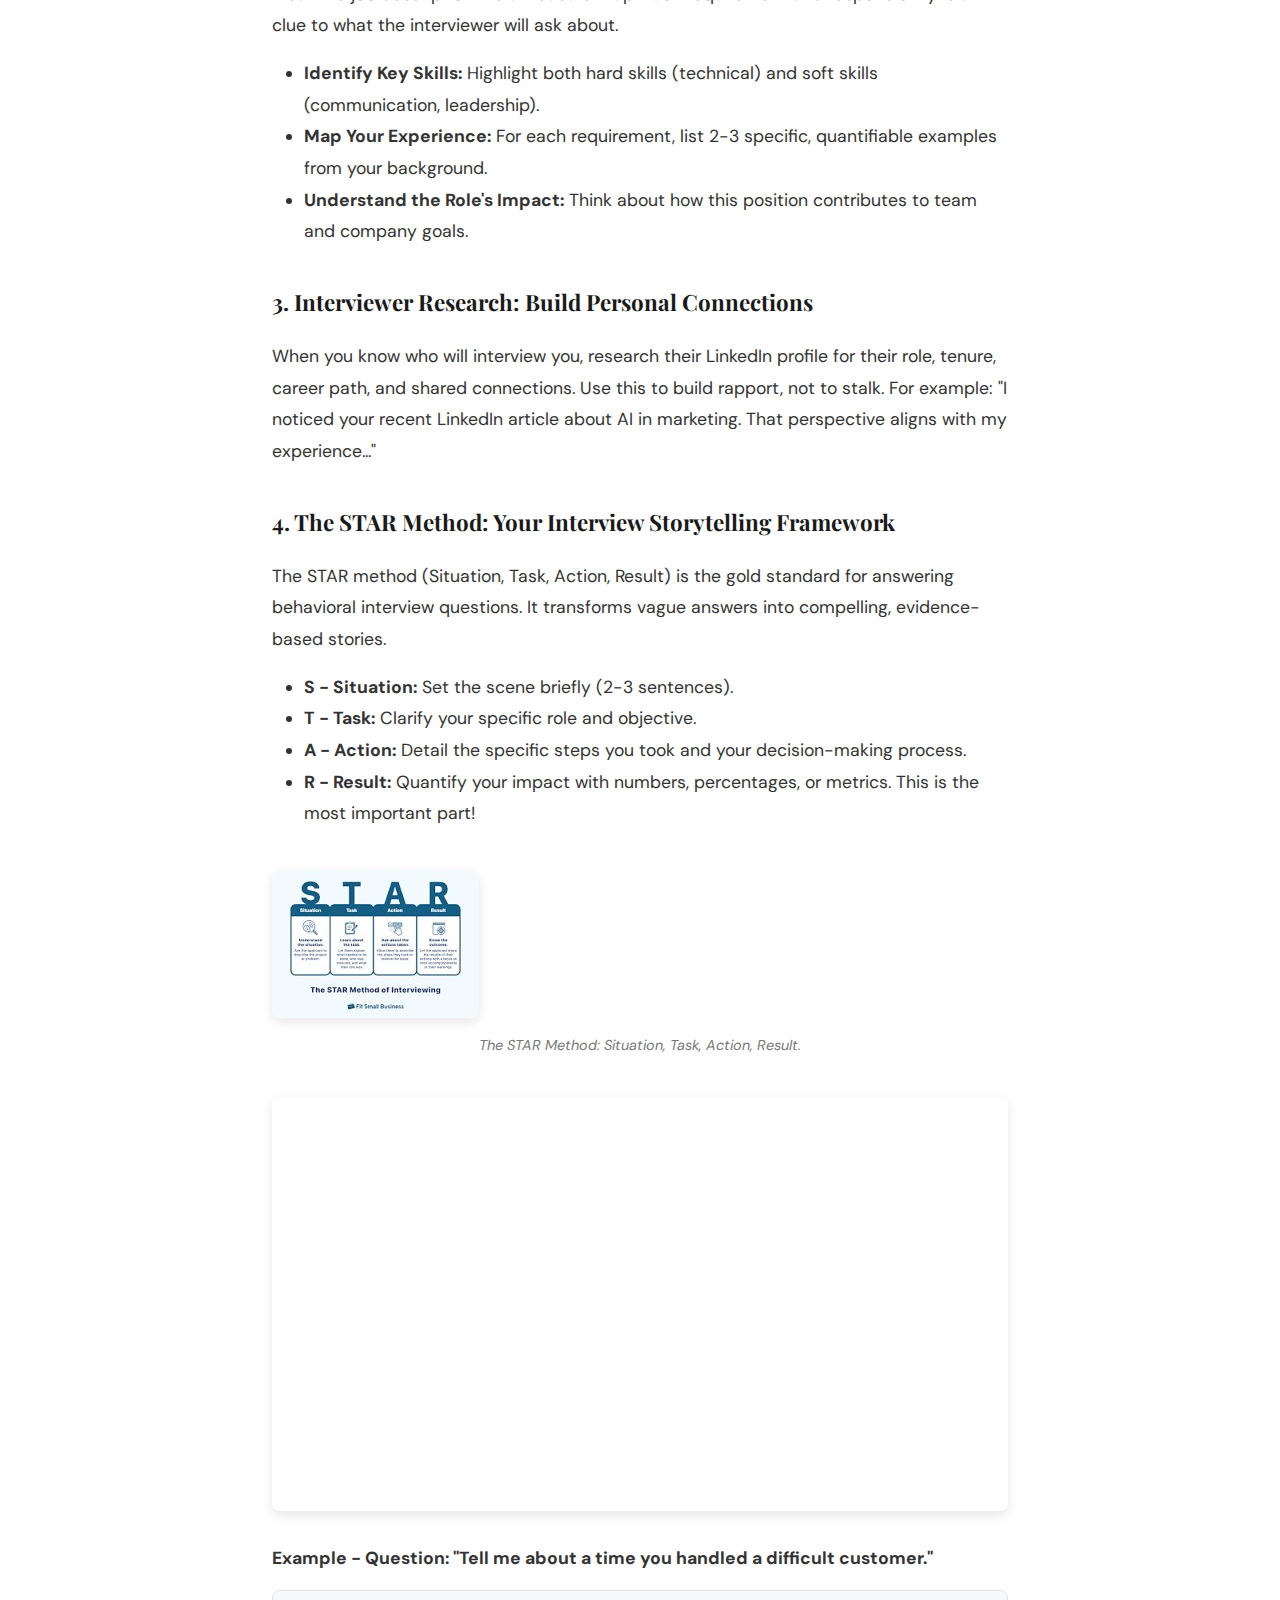
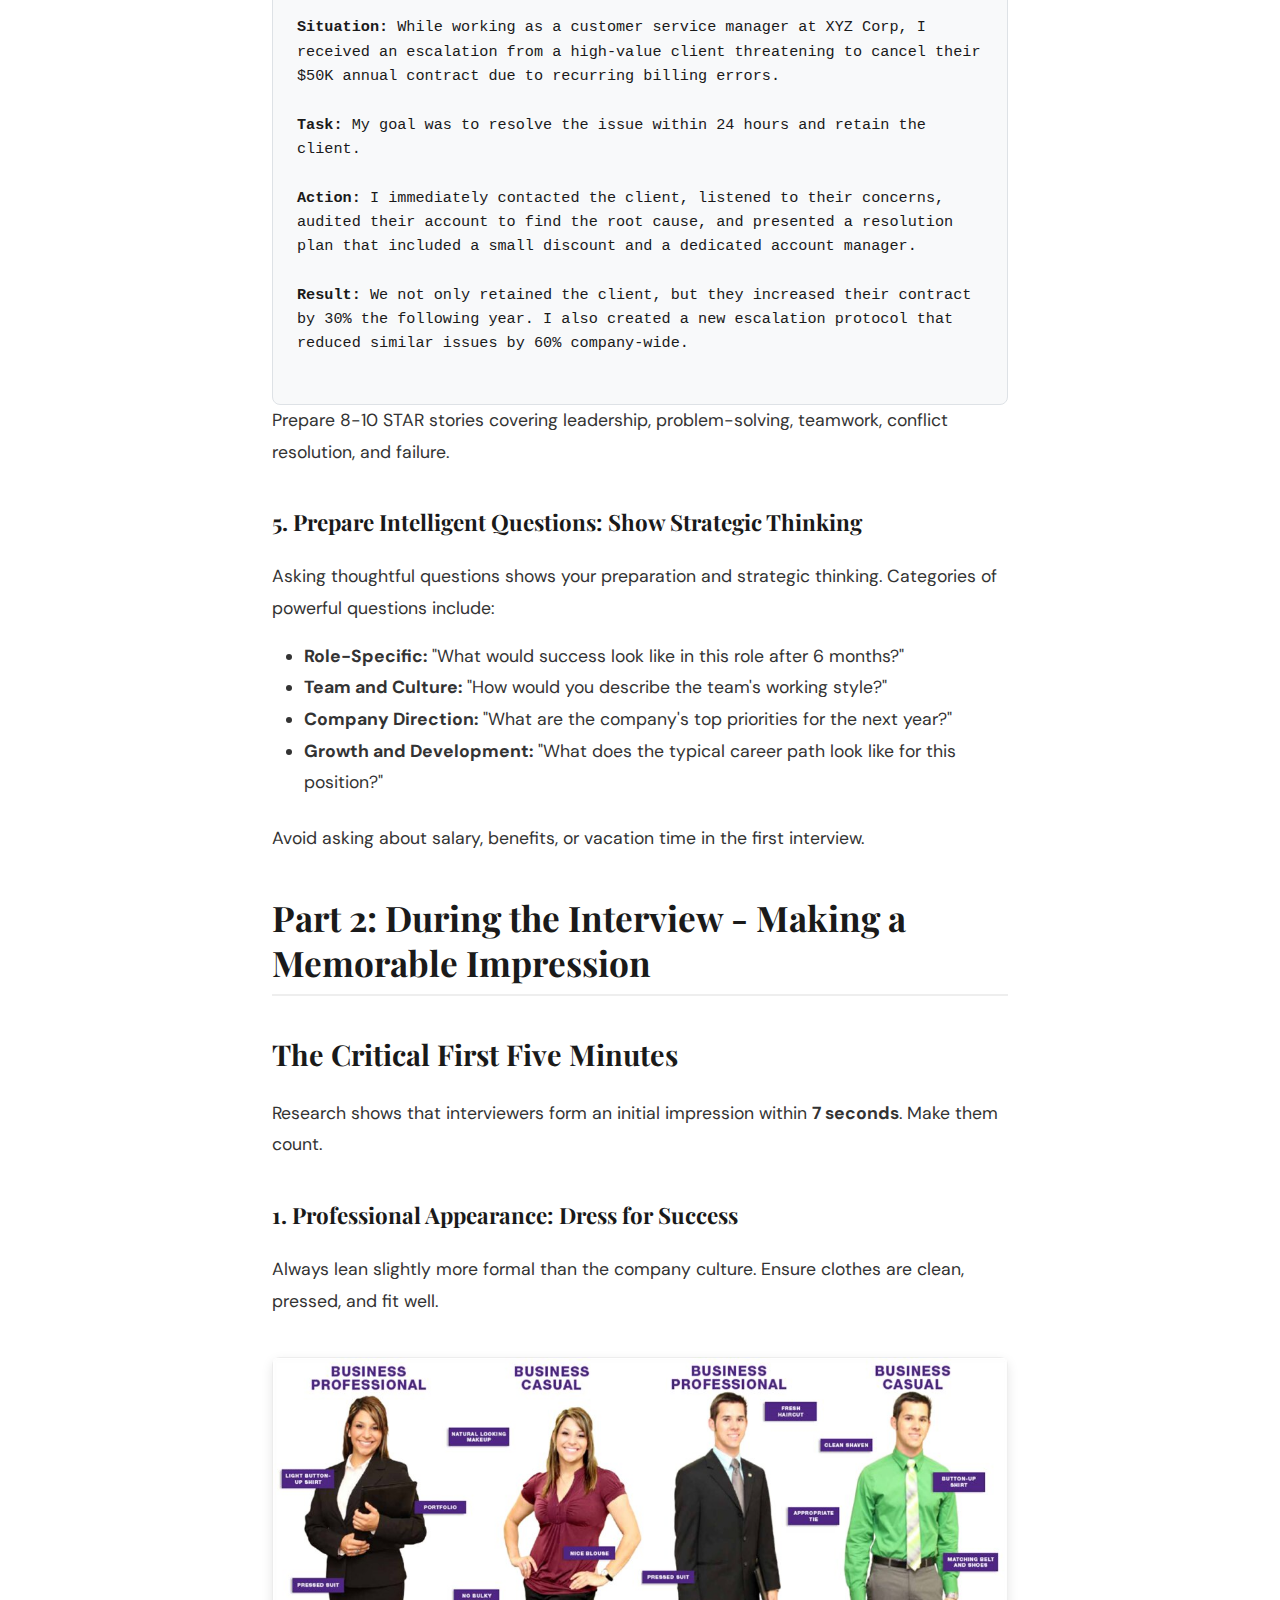
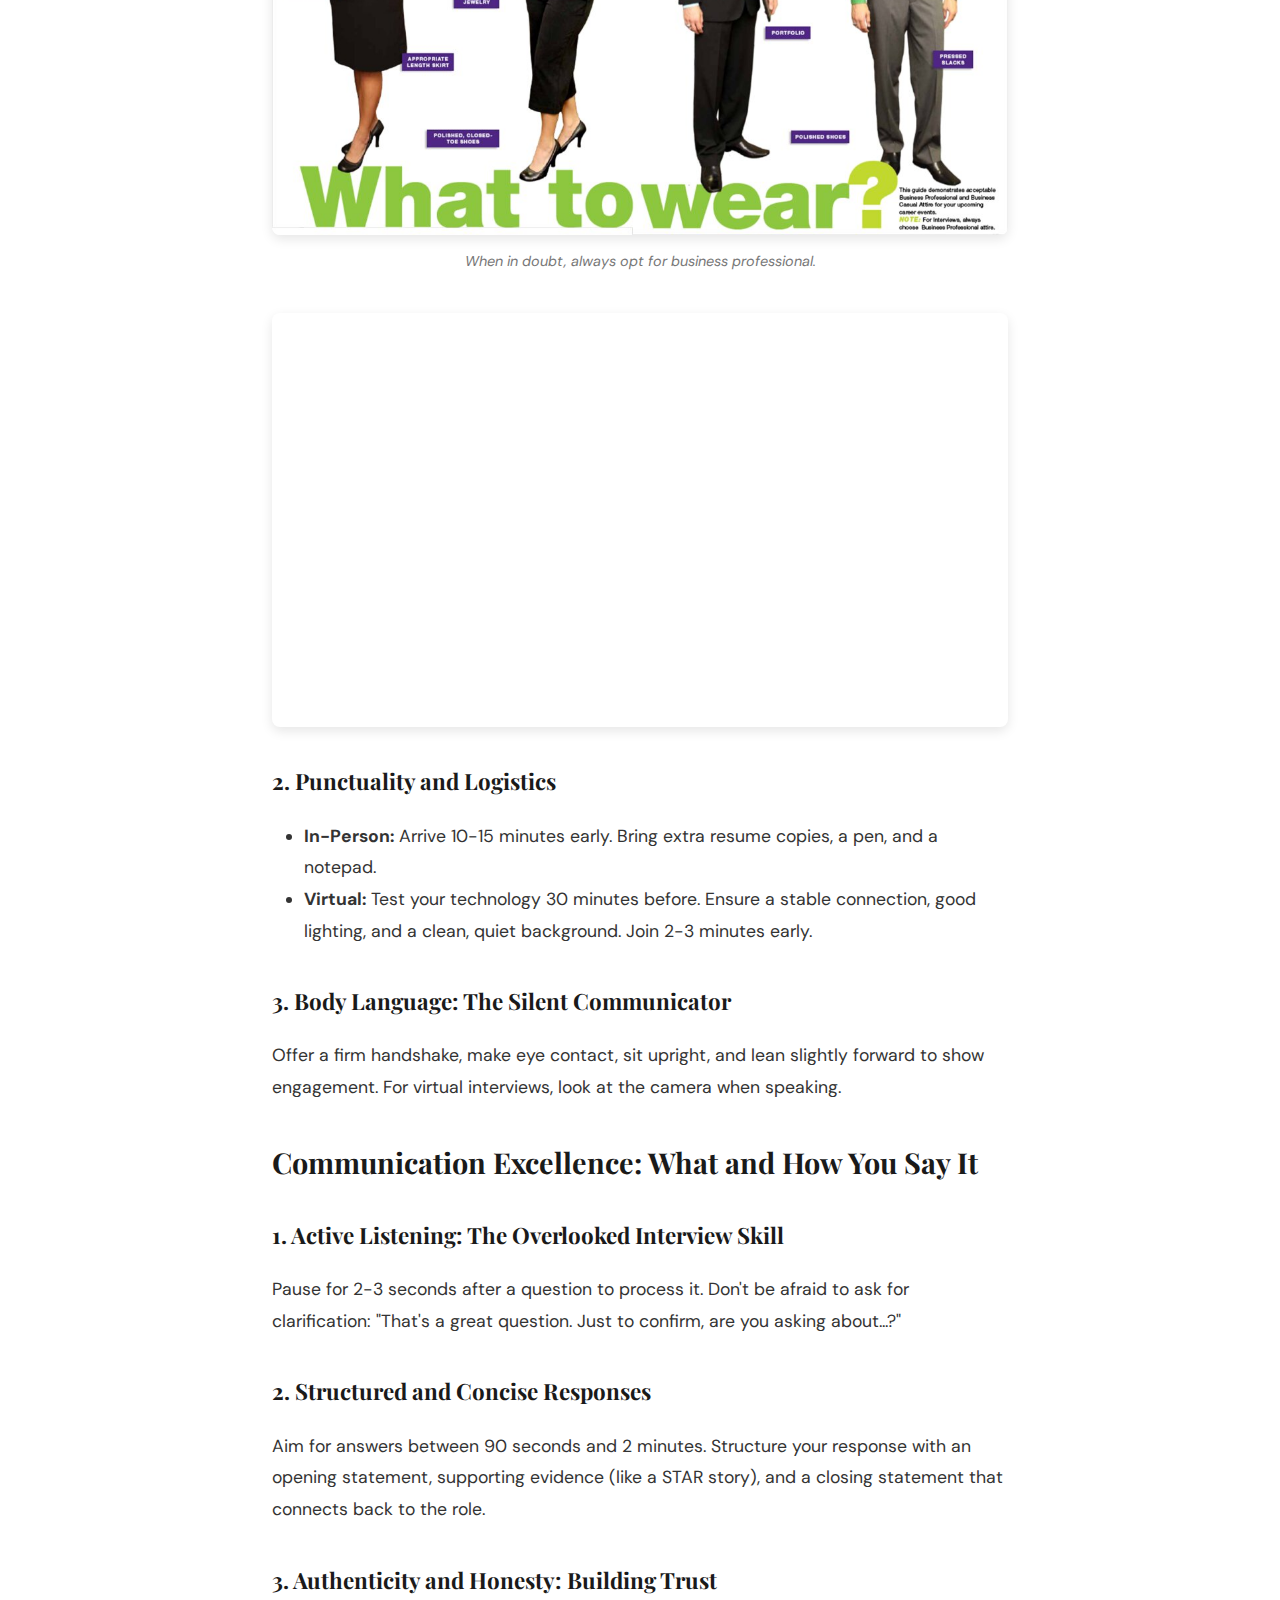
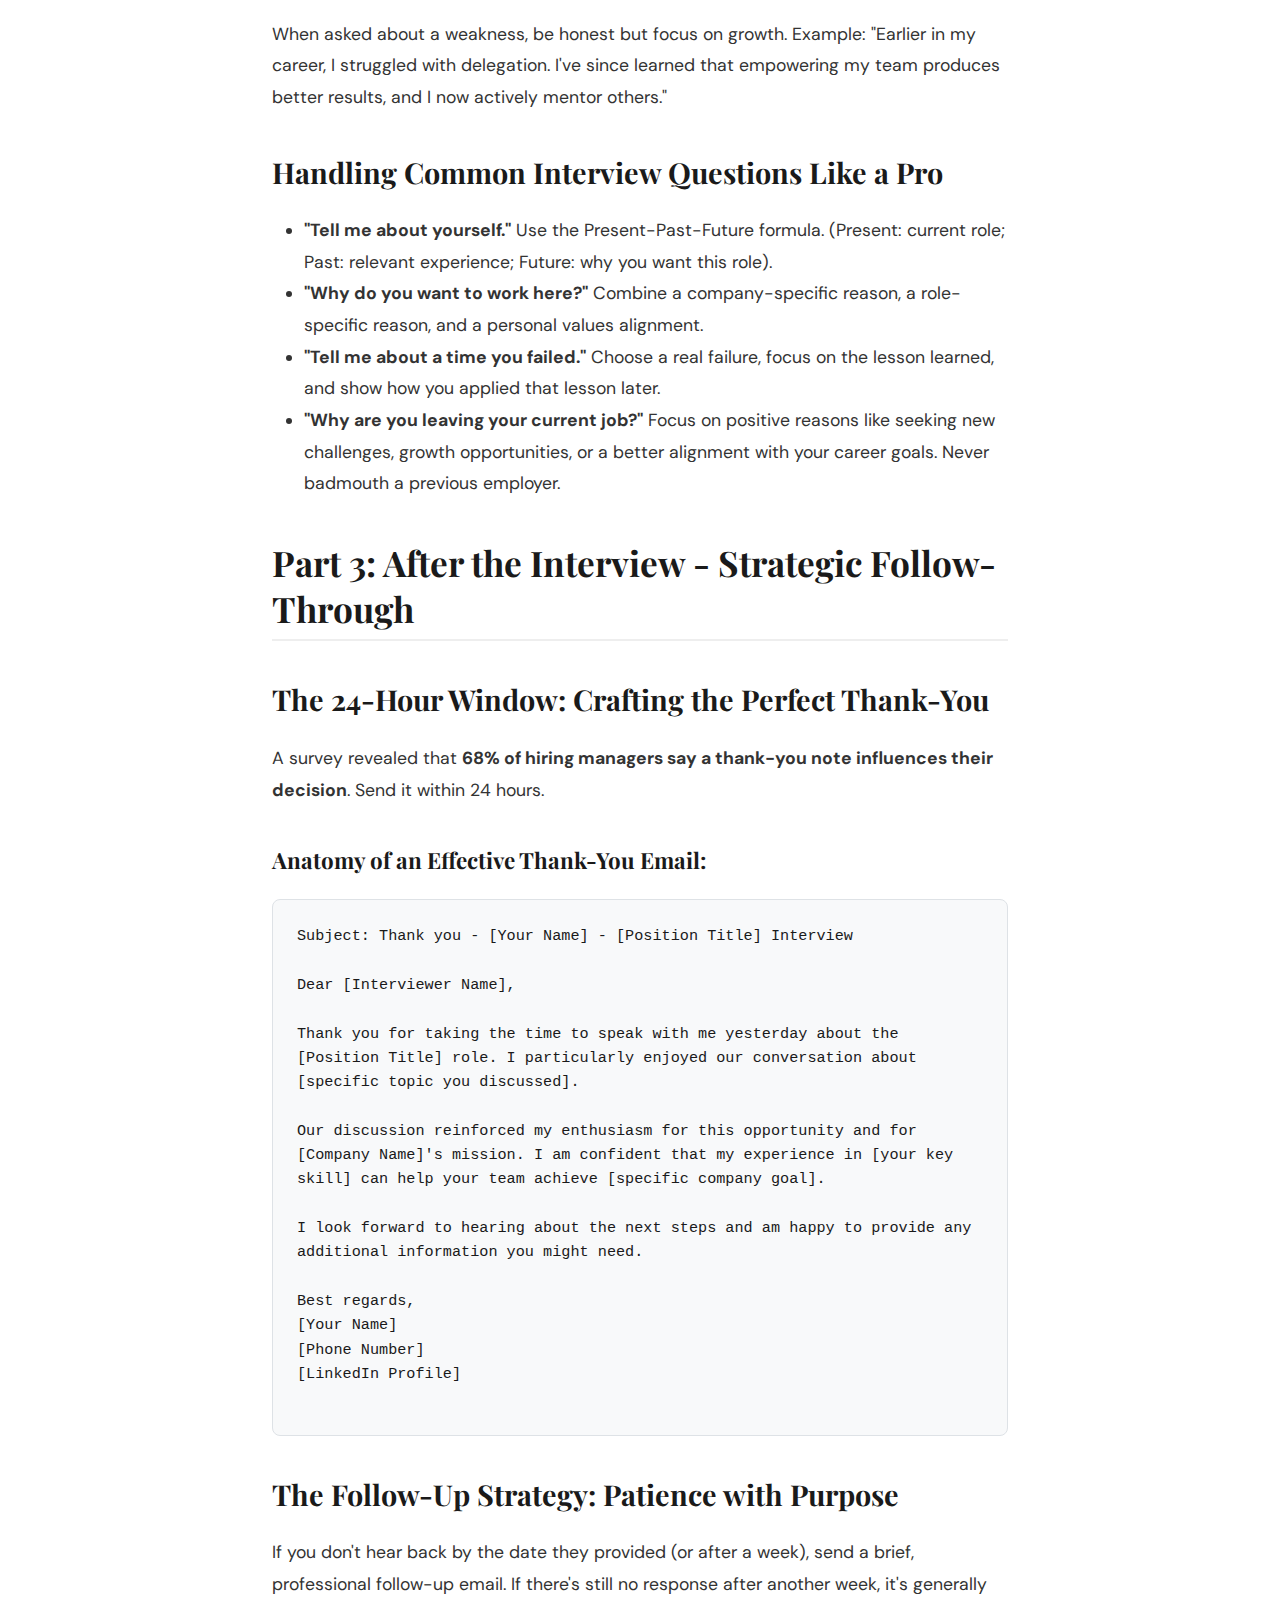
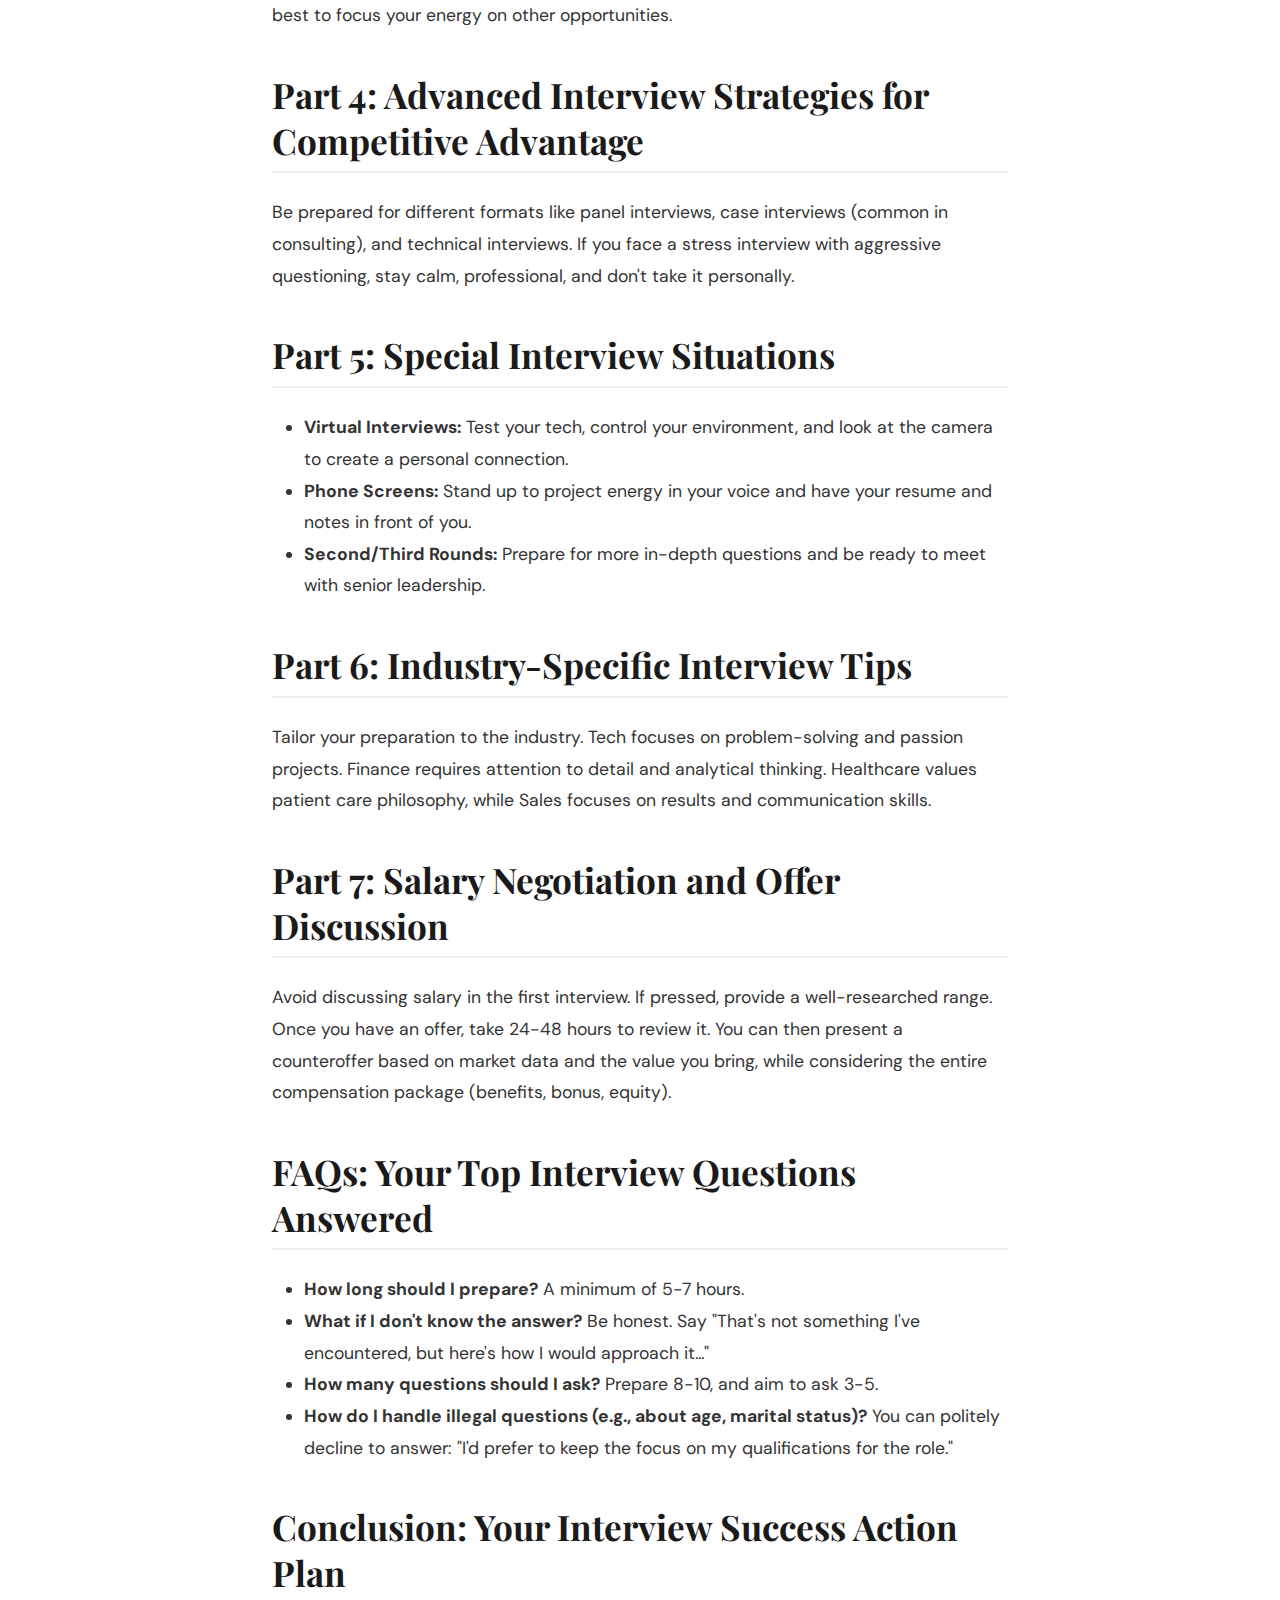
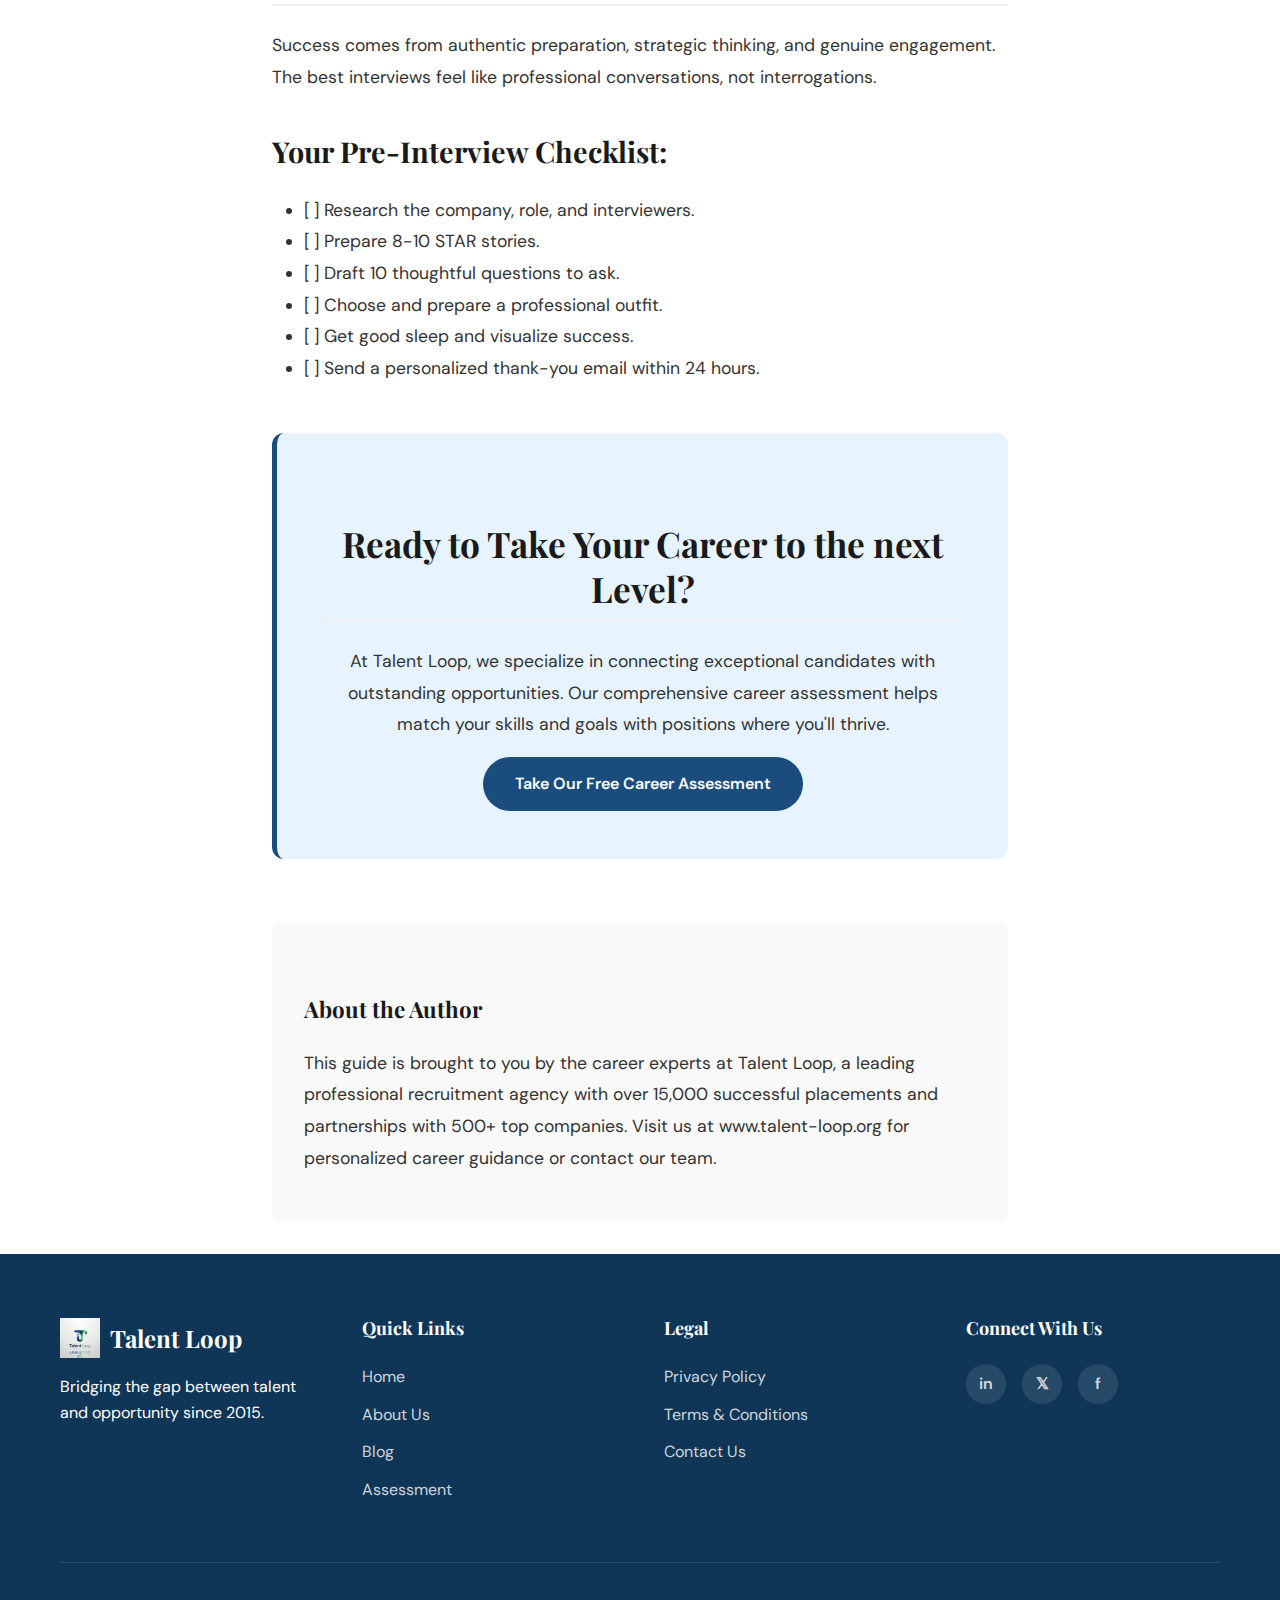
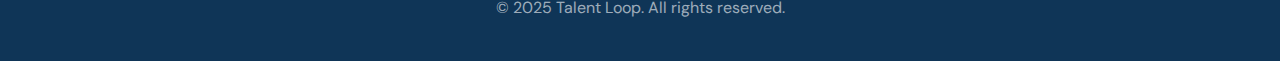
<file: blog_post_1.html>
<!DOCTYPE html>
<html lang="en">
<head>
    <meta charset="UTF-8">
    <meta name="viewport" content="width=device-width, initial-scale=1.0">
    <title>Mastering the Art of the Job Interview: The Ultimate Candidate's Guide to Interview Success in 2026</title>
    <meta name="description" content="Master job interview techniques with our comprehensive guide. Learn proven strategies, common interview questions, STAR method examples, and expert tips to ace your next interview and land your dream job.">
    <link rel="stylesheet" href="styles.css">
    <link rel="preconnect" href="https://fonts.googleapis.com">
    <link rel="preconnect" href="https://fonts.gstatic.com" crossorigin>
    <link href="https://fonts.googleapis.com/css2?family=Playfair+Display:wght@600;700;800&family=DM+Sans:wght@400;500;600;700&display=swap" rel="stylesheet">
    <style>
        .blog-post-container {
            max-width: 800px;
            margin: 0 auto;
            padding: 2rem;
        }
        .blog-post-content h1, .blog-post-content h2, .blog-post-content h3, .blog-post-content h4 {
            font-family: 'Playfair Display', serif;
            margin-top: 2.5rem;
            margin-bottom: 1.5rem;
            line-height: 1.3;
        }
        .blog-post-content p, .blog-post-content li {
            font-family: 'DM Sans', sans-serif;
            line-height: 1.8;
            font-size: 1.1rem;
            color: #333;
        }
        .blog-post-content h1 { font-size: 2.8rem; }
        .blog-post-content h2 { font-size: 2.2rem; border-bottom: 2px solid #eee; padding-bottom: 0.5rem; }
        .blog-post-content h3 { font-size: 1.8rem; }
        .blog-post-content h4 { font-size: 1.4rem; }
        .blog-post-content ul { list-style-type: disc; padding-left: 2rem; margin-bottom: 1.5rem; }
        .blog-post-content pre {
            background-color: #f8f9fa;
            padding: 1.5rem;
            border-radius: 8px;
            border: 1px solid #dee2e6;
            white-space: pre-wrap;
            word-wrap: break-word;
            font-family: 'Courier New', Courier, monospace;
            font-size: 0.95rem;
        }
        .blog-post-content figure {
            margin: 2.5rem 0;
        }
        .blog-post-content img {
            max-width: 100%;
            height: auto;
            border-radius: 8px;
            box-shadow: 0 4px 12px rgba(0,0,0,0.1);
        }
        .blog-post-content figcaption {
            text-align: center;
            font-style: italic;
            color: #777;
            font-size: 0.9rem;
            margin-top: 0.5rem;
        }
        .video-container {
            position: relative;
            padding-bottom: 56.25%; /* 16:9 ratio */
            height: 0;
            overflow: hidden;
            max-width: 100%;
            margin: 2rem 0;
            border-radius: 8px;
            box-shadow: 0 4px 12px rgba(0,0,0,0.1);
        }
        .video-container iframe {
            position: absolute;
            top: 0;
            left: 0;
            width: 100%;
            height: 100%;
        }
        .blog-post-content .cta-section {
            text-align: center;
            background-color: #e7f3ff;
            padding: 3rem;
            border-radius: 12px;
            margin: 3rem 0;
            border-left: 5px solid var(--primary-color);
        }
         .author-box {
            margin-top: 4rem;
            padding: 2rem;
            background-color: #f9f9f9;
            border-radius: 8px;
        }
    </style>
</head>
<body>
    <nav class="navbar">
        <div class="nav-container">
            <div class="logo">
                <img src="logo.png" alt="Talent Loop Logo" class="logo-image">
                <span class="logo-text">Talent Loop</span>
            </div>
            <ul class="nav-menu" id="navMenu">
                <li><a href="index.html">Home</a></li>
                <li><a href="about.html">About Us</a></li>
                <li><a href="blog.html" class="active">Blog</a></li>
                <li><a href="contact.html">Contact</a></li>
                <li><a href="assessment.html" class="cta-link">Take Assessment</a></li>
            </ul>
            <div class="hamburger" id="hamburger">
                <span></span>
                <span></span>
                <span></span>
            </div>
        </div>
    </nav>
    
    <div class="blog-post-container">
        <div class="blog-post-content">
            <h1>Mastering the Art of the Job Interview: The Ultimate Candidate's Guide to Interview Success in 2026</h1>
            <figure>
                <img src="interview-panel-featured.jpg" alt="Candidate in a panel job interview with two interviewers in a modern office.">
                <figcaption>A successful interview starts with confidence and preparation. Photo credit: WOCinTechChat.com</figcaption>
            </figure>
            <p style="color:#777; font-size: 0.9rem;"><strong>Keywords:</strong> job interview tips, interview preparation, interview questions and answers, how to ace an interview, interview success strategies, behavioral interview questions, STAR method</p>
            <p style="color:#777; font-size: 0.9rem;"><strong>Last Updated:</strong> February 2026</p>

            <h2>Introduction: Why Interview Skills Matter More Than Ever</h2>
            <p>The job interview remains the single most critical step in your career journey. In today's competitive job market, where hundreds of candidates might apply for a single position, your interview performance can make the difference between landing your dream job and continuing your search.</p>
            <p>According to recent career statistics, <strong>78% of hiring decisions are made within the first 15 minutes of an interview</strong>, and candidates who prepare thoroughly are <strong>3x more likely to receive job offers</strong>. Whether you're a fresh graduate entering the workforce, a mid-career professional seeking advancement, or someone re-entering the job market, mastering interview skills is essential.</p>
            <p>This comprehensive guide will equip you with proven strategies, expert insights, and actionable techniques to transform interview anxiety into interview confidence. Let's dive into the art and science of acing your next job interview.</p>
            
            <figure>
                <img src="confident-candidate-preparing.jpg" alt="Confident job candidate preparing for interview with research materials">
                <figcaption>Confidence comes from thorough preparation.</figcaption>
            </figure>

            <h2>Part 1: Before the Interview - Strategic Preparation for Success</h2>
            <h3>The Critical Importance of Pre-Interview Research</h3>
            <p>Preparation isn't just important—it's the foundation of interview success. Research shows that candidates who spend <strong>at least 5-7 hours preparing for an interview</strong> significantly outperform those who don't.</p>
            
            <h4>1. Company Research: Go Beyond the Surface</h4>
            <p><strong>Why It Matters:</strong> Employers can immediately tell when candidates haven't done their homework. Demonstrating deep company knowledge shows initiative, genuine interest, and cultural alignment.</p>
            <p><strong>What to Research:</strong></p>
            <ul>
                <li><strong>Company Basics:</strong> Mission statement, core values, history, products, services, and business model.</li>
                <li><strong>Recent Developments:</strong> News, press releases, product launches, and social media presence.</li>
                <li><strong>Financial Performance:</strong> Revenue trends, stock performance (if public), and market position.</li>
                <li><strong>Company Culture:</strong> Employee reviews on Glassdoor, company blog, and social responsibility initiatives.</li>
            </ul>
            <p><strong>Pro Tip:</strong> Create a company research document with key facts, impressive statistics, and specific examples you can reference during the interview.</p>

            <h4>2. Job Description Analysis: Decode the Requirements</h4>
            <p>Treat the job description like a treasure map. Each requirement and responsibility is a clue to what the interviewer will ask about.</p>
            <ul>
                <li><strong>Identify Key Skills:</strong> Highlight both hard skills (technical) and soft skills (communication, leadership).</li>
                <li><strong>Map Your Experience:</strong> For each requirement, list 2-3 specific, quantifiable examples from your background.</li>
                <li><strong>Understand the Role's Impact:</strong> Think about how this position contributes to team and company goals.</li>
            </ul>

            <h4>3. Interviewer Research: Build Personal Connections</h4>
            <p>When you know who will interview you, research their LinkedIn profile for their role, tenure, career path, and shared connections. Use this to build rapport, not to stalk. For example: "I noticed your recent LinkedIn article about AI in marketing. That perspective aligns with my experience..."</p>

            <h4>4. The STAR Method: Your Interview Storytelling Framework</h4>
            <p>The STAR method (Situation, Task, Action, Result) is the gold standard for answering behavioral interview questions. It transforms vague answers into compelling, evidence-based stories.</p>
            <ul>
                <li><strong>S - Situation:</strong> Set the scene briefly (2-3 sentences).</li>
                <li><strong>T - Task:</strong> Clarify your specific role and objective.</li>
                <li><strong>A - Action:</strong> Detail the specific steps you took and your decision-making process.</li>
                <li><strong>R - Result:</strong> Quantify your impact with numbers, percentages, or metrics. This is the most important part!</li>
            </ul>
            <figure>
                <img src="star-method-infographic.jpg" alt="STAR method interview framework diagram - behavioral questions">
                <figcaption>The STAR Method: Situation, Task, Action, Result.</figcaption>
            </figure>
            <div class="video-container">
                <iframe src="https://www.youtube.com/embed/PuZw3PEECIU" title="STAR Method Interview Technique Explained" frameborder="0" allow="accelerometer; autoplay; clipboard-write; encrypted-media; gyroscope; picture-in-picture; web-share" allowfullscreen></iframe>
            </div>
            <p><strong>Example - Question: "Tell me about a time you handled a difficult customer."</strong></p>
            <pre>
<strong>Situation:</strong> While working as a customer service manager at XYZ Corp, I received an escalation from a high-value client threatening to cancel their $50K annual contract due to recurring billing errors.

<strong>Task:</strong> My goal was to resolve the issue within 24 hours and retain the client.

<strong>Action:</strong> I immediately contacted the client, listened to their concerns, audited their account to find the root cause, and presented a resolution plan that included a small discount and a dedicated account manager.

<strong>Result:</strong> We not only retained the client, but they increased their contract by 30% the following year. I also created a new escalation protocol that reduced similar issues by 60% company-wide.
            </pre>
            <p>Prepare 8-10 STAR stories covering leadership, problem-solving, teamwork, conflict resolution, and failure.</p>

            <h4>5. Prepare Intelligent Questions: Show Strategic Thinking</h4>
            <p>Asking thoughtful questions shows your preparation and strategic thinking. Categories of powerful questions include:</p>
            <ul>
                <li><strong>Role-Specific:</strong> "What would success look like in this role after 6 months?"</li>
                <li><strong>Team and Culture:</strong> "How would you describe the team's working style?"</li>
                <li><strong>Company Direction:</strong> "What are the company's top priorities for the next year?"</li>
                <li><strong>Growth and Development:</strong> "What does the typical career path look like for this position?"</li>
            </ul>
            <p>Avoid asking about salary, benefits, or vacation time in the first interview.</p>

            <h2>Part 2: During the Interview - Making a Memorable Impression</h2>
            <h3>The Critical First Five Minutes</h3>
            <p>Research shows that interviewers form an initial impression within <strong>7 seconds</strong>. Make them count.</p>
            
            <h4>1. Professional Appearance: Dress for Success</h4>
            <p>Always lean slightly more formal than the company culture. Ensure clothes are clean, pressed, and fit well.</p>
            <figure>
                <img src="dress-code-guide.jpg" alt="A visual guide to business professional vs. business casual dress codes for interviews.">
                <figcaption>When in doubt, always opt for business professional.</figcaption>
            </figure>
            <div class="video-container">
                <iframe src="https://www.youtube.com/embed/M2NFhwHyNhc" title="What To Wear To An Interview" frameborder="0" allow="accelerometer; autoplay; clipboard-write; encrypted-media; gyroscope; picture-in-picture; web-share" allowfullscreen></iframe>
            </div>

            <h4>2. Punctuality and Logistics</h4>
            <ul>
                <li><strong>In-Person:</strong> Arrive 10-15 minutes early. Bring extra resume copies, a pen, and a notepad.</li>
                <li><strong>Virtual:</strong> Test your technology 30 minutes before. Ensure a stable connection, good lighting, and a clean, quiet background. Join 2-3 minutes early.</li>
            </ul>

            <h4>3. Body Language: The Silent Communicator</h4>
            <p>Offer a firm handshake, make eye contact, sit upright, and lean slightly forward to show engagement. For virtual interviews, look at the camera when speaking.</p>

            <h3>Communication Excellence: What and How You Say It</h3>
            <h4>1. Active Listening: The Overlooked Interview Skill</h4>
            <p>Pause for 2-3 seconds after a question to process it. Don't be afraid to ask for clarification: "That's a great question. Just to confirm, are you asking about...?"</p>

            <h4>2. Structured and Concise Responses</h4>
            <p>Aim for answers between 90 seconds and 2 minutes. Structure your response with an opening statement, supporting evidence (like a STAR story), and a closing statement that connects back to the role.</p>

            <h4>3. Authenticity and Honesty: Building Trust</h4>
            <p>When asked about a weakness, be honest but focus on growth. Example: "Earlier in my career, I struggled with delegation. I've since learned that empowering my team produces better results, and I now actively mentor others."</p>

            <h3>Handling Common Interview Questions Like a Pro</h3>
            <ul>
                <li><strong>"Tell me about yourself."</strong> Use the Present-Past-Future formula. (Present: current role; Past: relevant experience; Future: why you want this role).</li>
                <li><strong>"Why do you want to work here?"</strong> Combine a company-specific reason, a role-specific reason, and a personal values alignment.</li>
                <li><strong>"Tell me about a time you failed."</strong> Choose a real failure, focus on the lesson learned, and show how you applied that lesson later.</li>
                <li><strong>"Why are you leaving your current job?"</strong> Focus on positive reasons like seeking new challenges, growth opportunities, or a better alignment with your career goals. Never badmouth a previous employer.</li>
            </ul>

            <h2>Part 3: After the Interview - Strategic Follow-Through</h2>
            <h3>The 24-Hour Window: Crafting the Perfect Thank-You</h3>
            <p>A survey revealed that <strong>68% of hiring managers say a thank-you note influences their decision</strong>. Send it within 24 hours.</p>
            <h4>Anatomy of an Effective Thank-You Email:</h4>
            <pre>
Subject: Thank you - [Your Name] - [Position Title] Interview

Dear [Interviewer Name],

Thank you for taking the time to speak with me yesterday about the [Position Title] role. I particularly enjoyed our conversation about [specific topic you discussed].

Our discussion reinforced my enthusiasm for this opportunity and for [Company Name]'s mission. I am confident that my experience in [your key skill] can help your team achieve [specific company goal].

I look forward to hearing about the next steps and am happy to provide any additional information you might need.

Best regards,
[Your Name]
[Phone Number]
[LinkedIn Profile]
            </pre>

            <h3>The Follow-Up Strategy: Patience with Purpose</h3>
            <p>If you don't hear back by the date they provided (or after a week), send a brief, professional follow-up email. If there's still no response after another week, it's generally best to focus your energy on other opportunities.</p>

            <h2>Part 4: Advanced Interview Strategies for Competitive Advantage</h2>
            <p>Be prepared for different formats like panel interviews, case interviews (common in consulting), and technical interviews. If you face a stress interview with aggressive questioning, stay calm, professional, and don't take it personally.</p>

            <h2>Part 5: Special Interview Situations</h2>
            <ul>
                <li><strong>Virtual Interviews:</strong> Test your tech, control your environment, and look at the camera to create a personal connection.</li>
                <li><strong>Phone Screens:</strong> Stand up to project energy in your voice and have your resume and notes in front of you.</li>
                <li><strong>Second/Third Rounds:</strong> Prepare for more in-depth questions and be ready to meet with senior leadership.</li>
            </ul>

            <h2>Part 6: Industry-Specific Interview Tips</h2>
            <p>Tailor your preparation to the industry. Tech focuses on problem-solving and passion projects. Finance requires attention to detail and analytical thinking. Healthcare values patient care philosophy, while Sales focuses on results and communication skills.</p>

            <h2>Part 7: Salary Negotiation and Offer Discussion</h2>
            <p>Avoid discussing salary in the first interview. If pressed, provide a well-researched range. Once you have an offer, take 24-48 hours to review it. You can then present a counteroffer based on market data and the value you bring, while considering the entire compensation package (benefits, bonus, equity).</p>
            
            <h2>FAQs: Your Top Interview Questions Answered</h2>
            <ul>
                <li><strong>How long should I prepare?</strong> A minimum of 5-7 hours.</li>
                <li><strong>What if I don't know the answer?</strong> Be honest. Say "That's not something I've encountered, but here's how I would approach it..."</li>
                <li><strong>How many questions should I ask?</strong> Prepare 8-10, and aim to ask 3-5.</li>
                <li><strong>How do I handle illegal questions (e.g., about age, marital status)?</strong> You can politely decline to answer: "I'd prefer to keep the focus on my qualifications for the role."</li>
            </ul>

            <h2>Conclusion: Your Interview Success Action Plan</h2>
            <p>Success comes from authentic preparation, strategic thinking, and genuine engagement. The best interviews feel like professional conversations, not interrogations.</p>
            
            <h3>Your Pre-Interview Checklist:</h3>
            <ul>
                <li>[ ] Research the company, role, and interviewers.</li>
                <li>[ ] Prepare 8-10 STAR stories.</li>
                <li>[ ] Draft 10 thoughtful questions to ask.</li>
                <li>[ ] Choose and prepare a professional outfit.</li>
                <li>[ ] Get good sleep and visualize success.</li>
                <li>[ ] Send a personalized thank-you email within 24 hours.</li>
            </ul>

            <div class="cta-section">
                <h2>Ready to Take Your Career to the next Level?</h2>
                <p>At Talent Loop, we specialize in connecting exceptional candidates with outstanding opportunities. Our comprehensive career assessment helps match your skills and goals with positions where you'll thrive.</p>
                <a href="assessment.html" class="btn btn-primary">Take Our Free Career Assessment</a>
            </div>

            <div class="author-box">
                <h4>About the Author</h4>
                <p>This guide is brought to you by the career experts at Talent Loop, a leading professional recruitment agency with over 15,000 successful placements and partnerships with 500+ top companies. Visit us at <a href="https://www.talent-loop.org">www.talent-loop.org</a> for personalized career guidance or <a href="contact.html">contact our team</a>.</p>
            </div>
        </div>
    </div>

    <footer class="footer">
        <div class="container">
            <div class="footer-grid">
                <div class="footer-col">
                    <div class="footer-logo">
                        <img src="logo.png" alt="Talent Loop Logo" class="logo-image">
                        <span class="logo-text">Talent Loop</span>
                    </div>
                    <p>Bridging the gap between talent and opportunity since 2015.</p>
                </div>
                <div class="footer-col">
                    <h4>Quick Links</h4>
                    <ul>
                        <li><a href="index.html">Home</a></li>
                        <li><a href="about.html">About Us</a></li>
                        <li><a href="blog.html">Blog</a></li>
                        <li><a href="assessment.html">Assessment</a></li>
                    </ul>
                </div>
                <div class="footer-col">
                    <h4>Legal</h4>
                    <ul>
                        <li><a href="privacy.html">Privacy Policy</a></li>
                        <li><a href="legal.html">Terms & Conditions</a></li>
                        <li><a href="contact.html">Contact Us</a></li>
                    </ul>
                </div>
                <div class="footer-col">
                    <h4>Connect With Us</h4>
                    <div class="social-links">
                        <a href="#" aria-label="LinkedIn">in</a>
                        <a href="#" aria-label="Twitter">𝕏</a>
                        <a href="#" aria-label="Facebook">f</a>
                    </div>
                </div>
            </div>
            <div class="footer-bottom">
                <p>&copy; 2025 Talent Loop. All rights reserved.</p>
            </div>
        </div>
    </footer>
    <script src="script.js"></script>
</body>
</html>
</file>
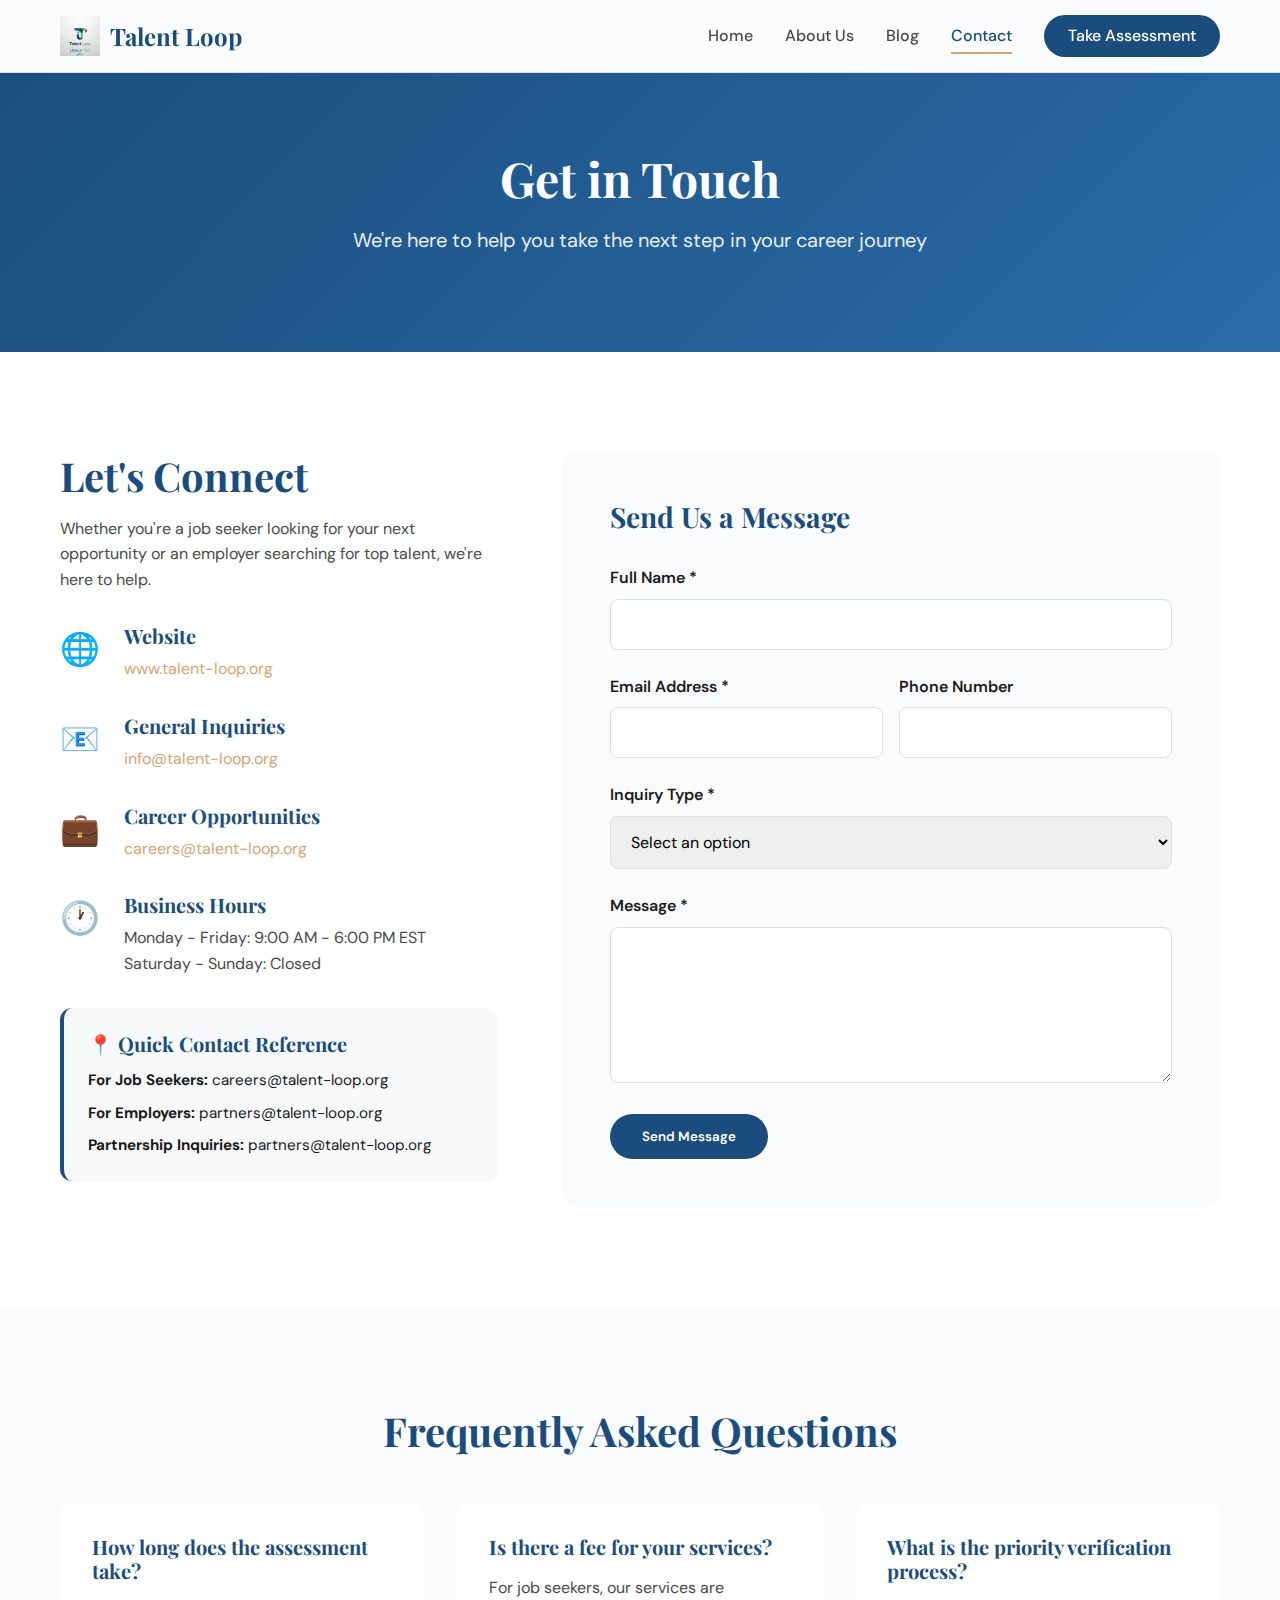
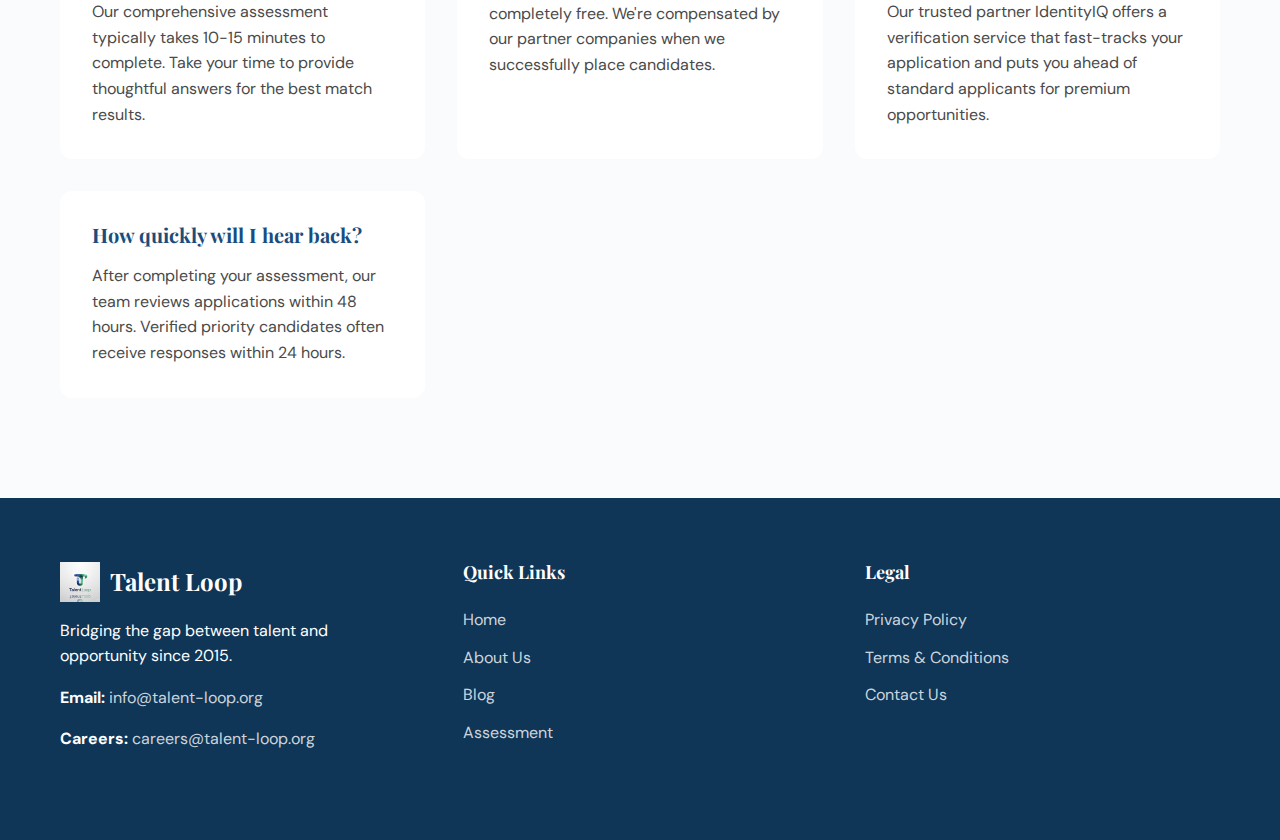
<file: contact.html>
<!DOCTYPE html>
<html lang="en">
<head>
    <meta charset="UTF-8">
    <meta name="viewport" content="width=device-width, initial-scale=1.0">
    <title>Contact Us - Talent Loop</title>
    <link rel="stylesheet" href="styles.css?v=2.0"> <!-- Cache Busting -->
    <link rel="preconnect" href="https://fonts.googleapis.com">
    <link rel="preconnect" href="https://fonts.gstatic.com" crossorigin>
    <link href="https://fonts.googleapis.com/css2?family=Playfair+Display:wght@600;700;800&family=DM+Sans:wght@400;500;600;700&display=swap" rel="stylesheet">
</head>
<body>
    <nav class="navbar">
        <div class="nav-container">
            <div class="logo">
                <img src="logo.png" alt="Talent Loop Logo" class="logo-image">
                <span class="logo-text">Talent Loop</span>
            </div>
            <ul class="nav-menu" id="navMenu">
                <li><a href="index.html">Home</a></li>
                <li><a href="about.html">About Us</a></li>
                <li><a href="blog.html">Blog</a></li>
                <li><a href="contact.html" class="active">Contact</a></li>
                <li><a href="assessment.html" class="cta-link">Take Assessment</a></li>
            </ul>
            <div class="hamburger" id="hamburger">
                <span></span>
                <span></span>
                <span></span>
            </div>
        </div>
    </nav>

    <section class="page-hero">
        <div class="container">
            <h1 class="page-title">Get in Touch</h1>
            <p class="page-subtitle">We're here to help you take the next step in your career journey</p>
        </div>
    </section>

    <section class="contact-section">
        <div class="container">
            <div class="contact-grid">
                <div class="contact-info">
                    <h2>Let's Connect</h2>
                    <p>Whether you're a job seeker looking for your next opportunity or an employer searching for top talent, we're here to help.</p>
                    
                    <div class="contact-details">
                        <div class="contact-item">
                            <div class="contact-icon">🌐</div>
                            <div class="contact-text">
                                <h4>Website</h4>
                                <p><a href="https://www.talent-loop.org">www.talent-loop.org</a></p>
                            </div>
                        </div>
                        <div class="contact-item">
                            <div class="contact-icon">📧</div>
                            <div class="contact-text">
                                <h4>General Inquiries</h4>
                                <p><a href="mailto:info@talent-loop.org">info@talent-loop.org</a></p>
                            </div>
                        </div>
                        <div class="contact-item">
                            <div class="contact-icon">💼</div>
                            <div class="contact-text">
                                <h4>Career Opportunities</h4>
                                <p><a href="mailto:careers@talent-loop.org">careers@talent-loop.org</a></p>
                            </div>
                        </div>
                        <div class="contact-item">
                            <div class="contact-icon">🕐</div>
                            <div class="contact-text">
                                <h4>Business Hours</h4>
                                <p>Monday - Friday: 9:00 AM - 6:00 PM EST<br>Saturday - Sunday: Closed</p>
                            </div>
                        </div>
                    </div>

                    <div style="margin-top: 2rem; padding: 1.5rem; background: #f8f9fa; border-radius: 12px; border-left: 4px solid #1a4d7d;">
                        <h4 style="color: #1a4d7d; margin-bottom: 0.75rem;">📍 Quick Contact Reference</h4>
                        <p style="margin-bottom: 0.5rem; font-size: 0.95rem;"><strong>For Job Seekers:</strong> <a href="mailto:careers@talent-loop.org">careers@talent-loop.org</a></p>
                        <p style="margin-bottom: 0.5rem; font-size: 0.95rem;"><strong>For Employers:</strong> <a href="mailto:partners@talent-loop.org">partners@talent-loop.org</a></p>
                        <p style="margin-bottom: 0; font-size: 0.95rem;"><strong>Partnership Inquiries:</strong> <a href="mailto:partners@talent-loop.org">partners@talent-loop.org</a></p>
                    </div>
                </div>

                <div class="contact-form-container">
                    <form class="contact-form" id="contactForm">
                        <h3>Send Us a Message</h3>
                        
                        <div class="form-group">
                            <label for="fullName">Full Name *</label>
                            <input type="text" id="fullName" name="fullName" required>
                        </div>

                        <div class="form-row">
                            <div class="form-group">
                                <label for="email">Email Address *</label>
                                <input type="email" id="email" name="email" required>
                            </div>
                            <div class="form-group">
                                <label for="phone">Phone Number</label>
                                <input type="tel" id="phone" name="phone">
                            </div>
                        </div>

                        <div class="form-group">
                            <label for="inquiry">Inquiry Type *</label>
                            <select id="inquiry" name="inquiry" required>
                                <option value="">Select an option</option>
                                <option value="job-seeker">I'm a Job Seeker</option>
                                <option value="employer">I'm an Employer</option>
                                <option value="partnership">Partnership Inquiry</option>
                                <option value="support">General Support</option>
                                <option value="other">Other</option>
                            </select>
                        </div>

                        <div class="form-group">
                            <label for="message">Message *</label>
                            <textarea id="message" name="message" rows="6" required></textarea>
                        </div>

                        <button type="submit" class="btn btn-primary">Send Message</button>
                        
                        <div class="form-success" id="formSuccess" style="display: none;">
                            <p>✓ Thank you for your message! We'll get back to you within 24 hours.</p>
                        </div>
                    </form>
                </div>
            </div>
        </div>
    </section>

    <section class="faq-section">
        <div class="container">
            <h2>Frequently Asked Questions</h2>
            <div class="faq-grid">
                <div class="faq-item">
                    <h4>How long does the assessment take?</h4>
                    <p>Our comprehensive assessment typically takes 10-15 minutes to complete. Take your time to provide thoughtful answers for the best match results.</p>
                </div>
                <div class="faq-item">
                    <h4>Is there a fee for your services?</h4>
                    <p>For job seekers, our services are completely free. We're compensated by our partner companies when we successfully place candidates.</p>
                </div>
                <div class="faq-item">
                    <h4>What is the priority verification process?</h4>
                    <p>Our trusted partner IdentityIQ offers a verification service that fast-tracks your application and puts you ahead of standard applicants for premium opportunities.</p>
                </div>
                <div class="faq-item">
                    <h4>How quickly will I hear back?</h4>
                    <p>After completing your assessment, our team reviews applications within 48 hours. Verified priority candidates often receive responses within 24 hours.</p>
                </div>
            </div>
        </div>
    </section>

    <footer class="footer">
        <div class="container">
            <div class="footer-grid">
                <div class="footer-col">
                    <div class="footer-logo">
                        <img src="logo.png" alt="Talent Loop Logo" class="logo-image">
                        <span class="logo-text">Talent Loop</span>
                    </div>
                    <p>Bridging the gap between talent and opportunity since 2015.</p>
                    <div class="footer-contact">
                        <p><strong>Email:</strong> <a href="mailto:info@talent-loop.org">info@talent-loop.org</a></p>
                        <p><strong>Careers:</strong> <a href="mailto:careers@talent-loop.org">careers@talent-loop.org</a></p>
                    </div>
                </div>
                <div class="footer-col">
                    <h4>Quick Links</h4>
                    <ul>
                        <li><a href="index.html">Home</a></li>
                        <li><a href="about.html">About Us</a></li>
                        <li><a href="blog.html">Blog</a></li>
                        <li><a href="assessment.html">Assessment</a></li>
                    </ul>
                </div>
                <div class="footer-col">
                    <h4>Legal</h4>
                    <ul>
                        <li><a href="privacy.html">Privacy Policy</a></li>
                        <li><a href="legal.html">Terms & Conditions</a></li>
                        <li><a href="contact.html">Contact Us</a></li>
                    </ul>
                </div>
            </div>
        </div>
    </footer>
</body>
</html>
</file>
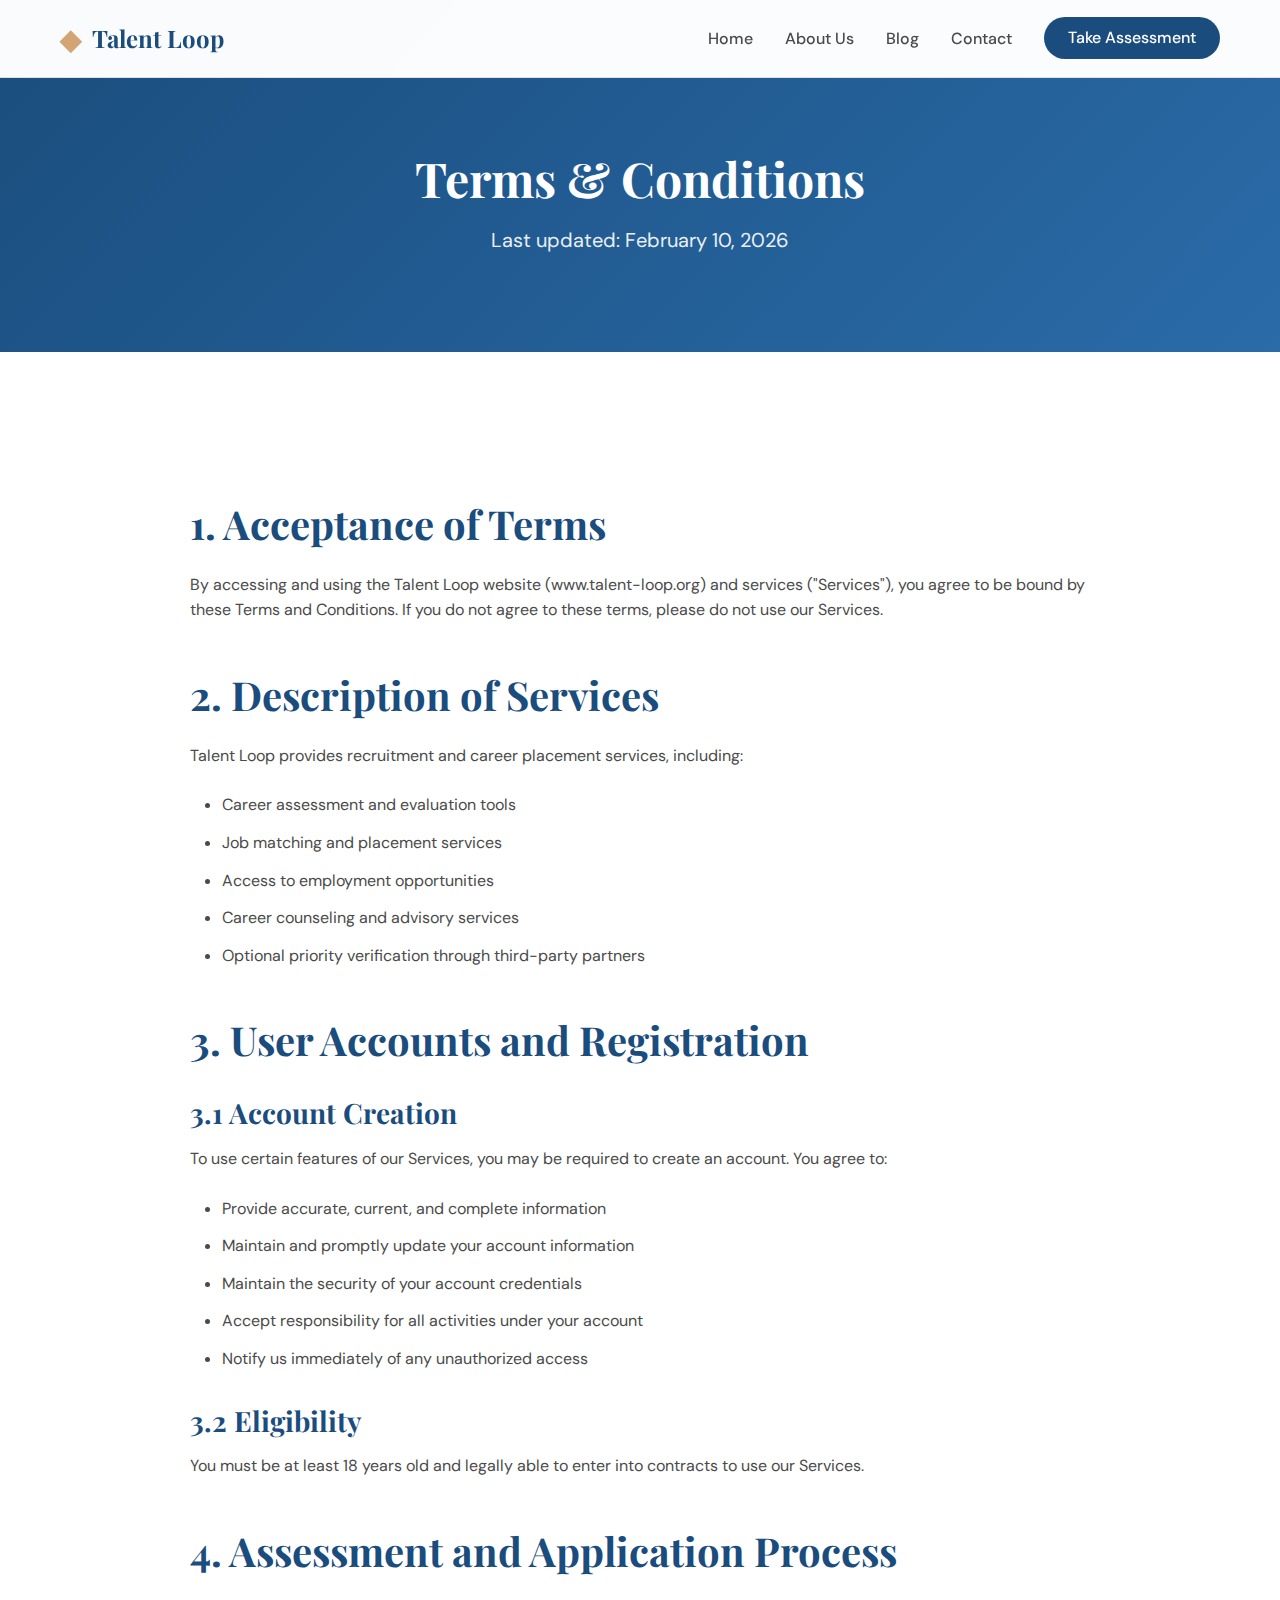
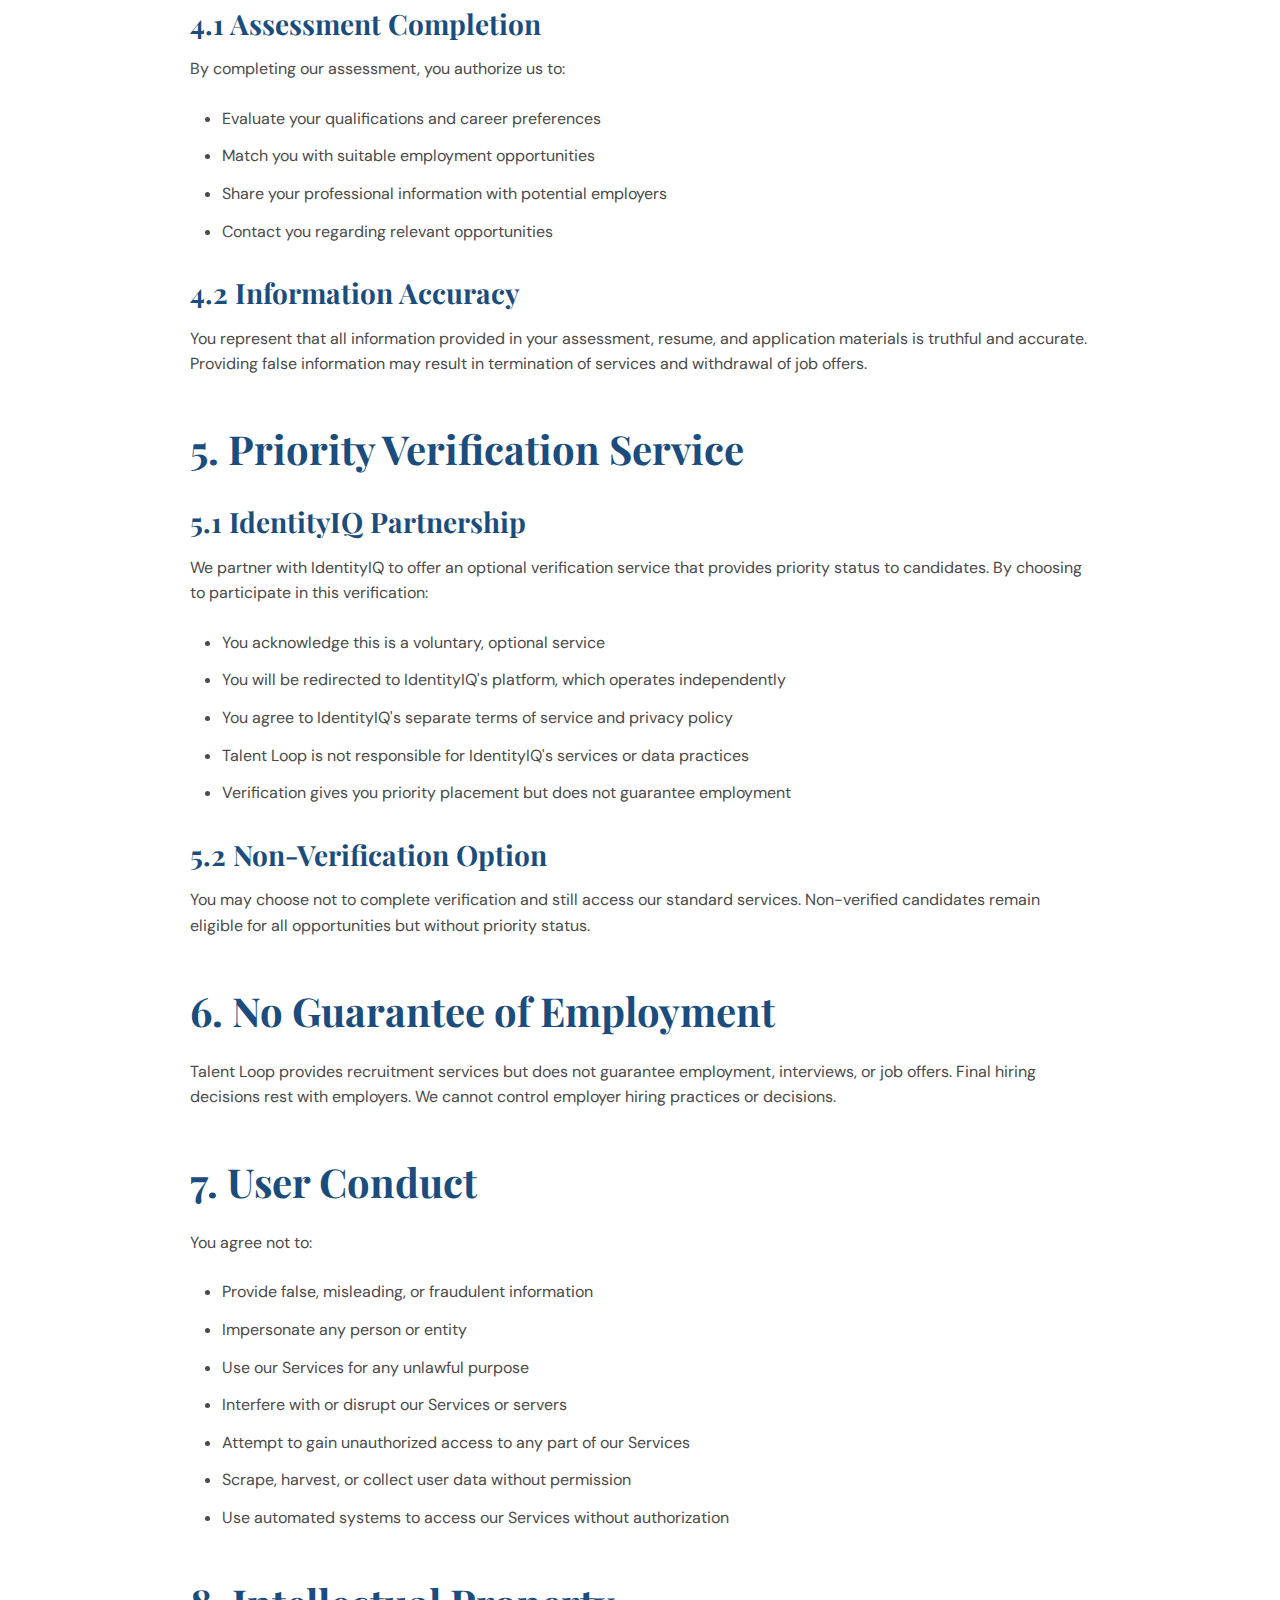
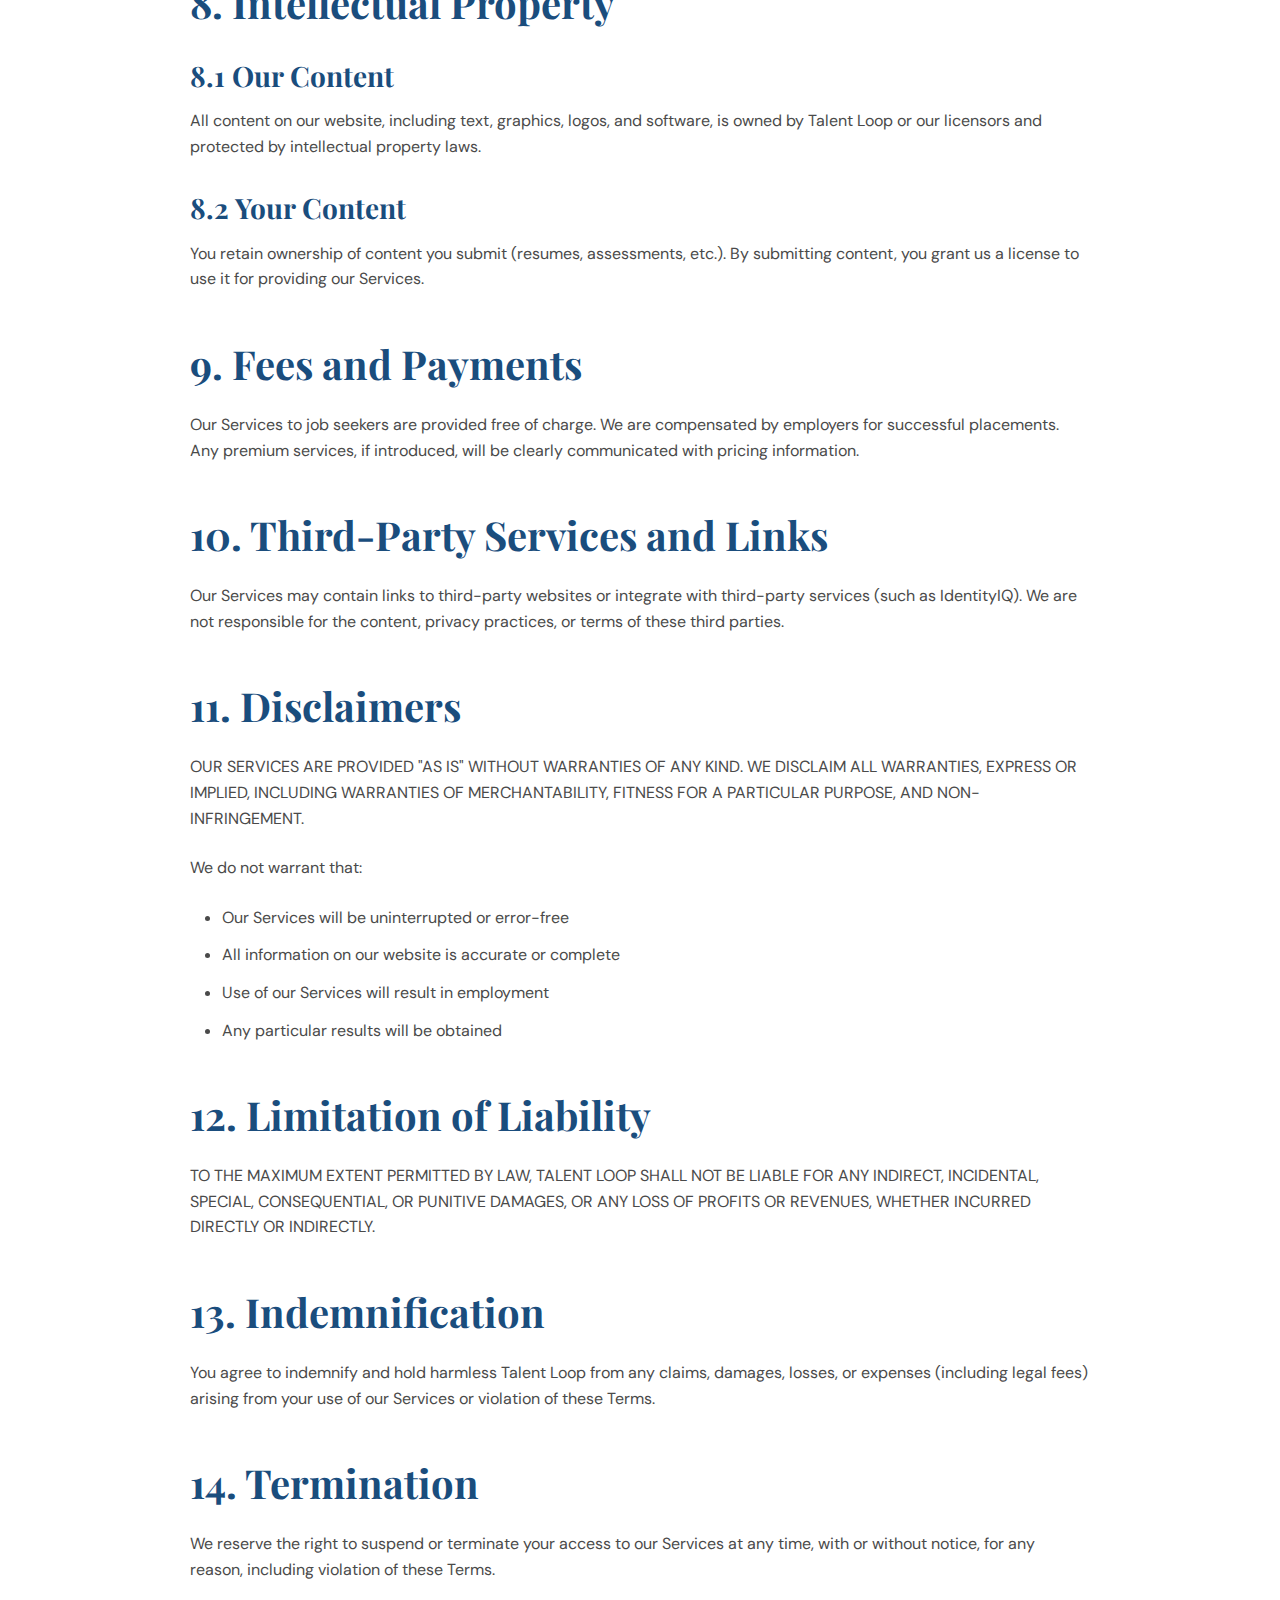
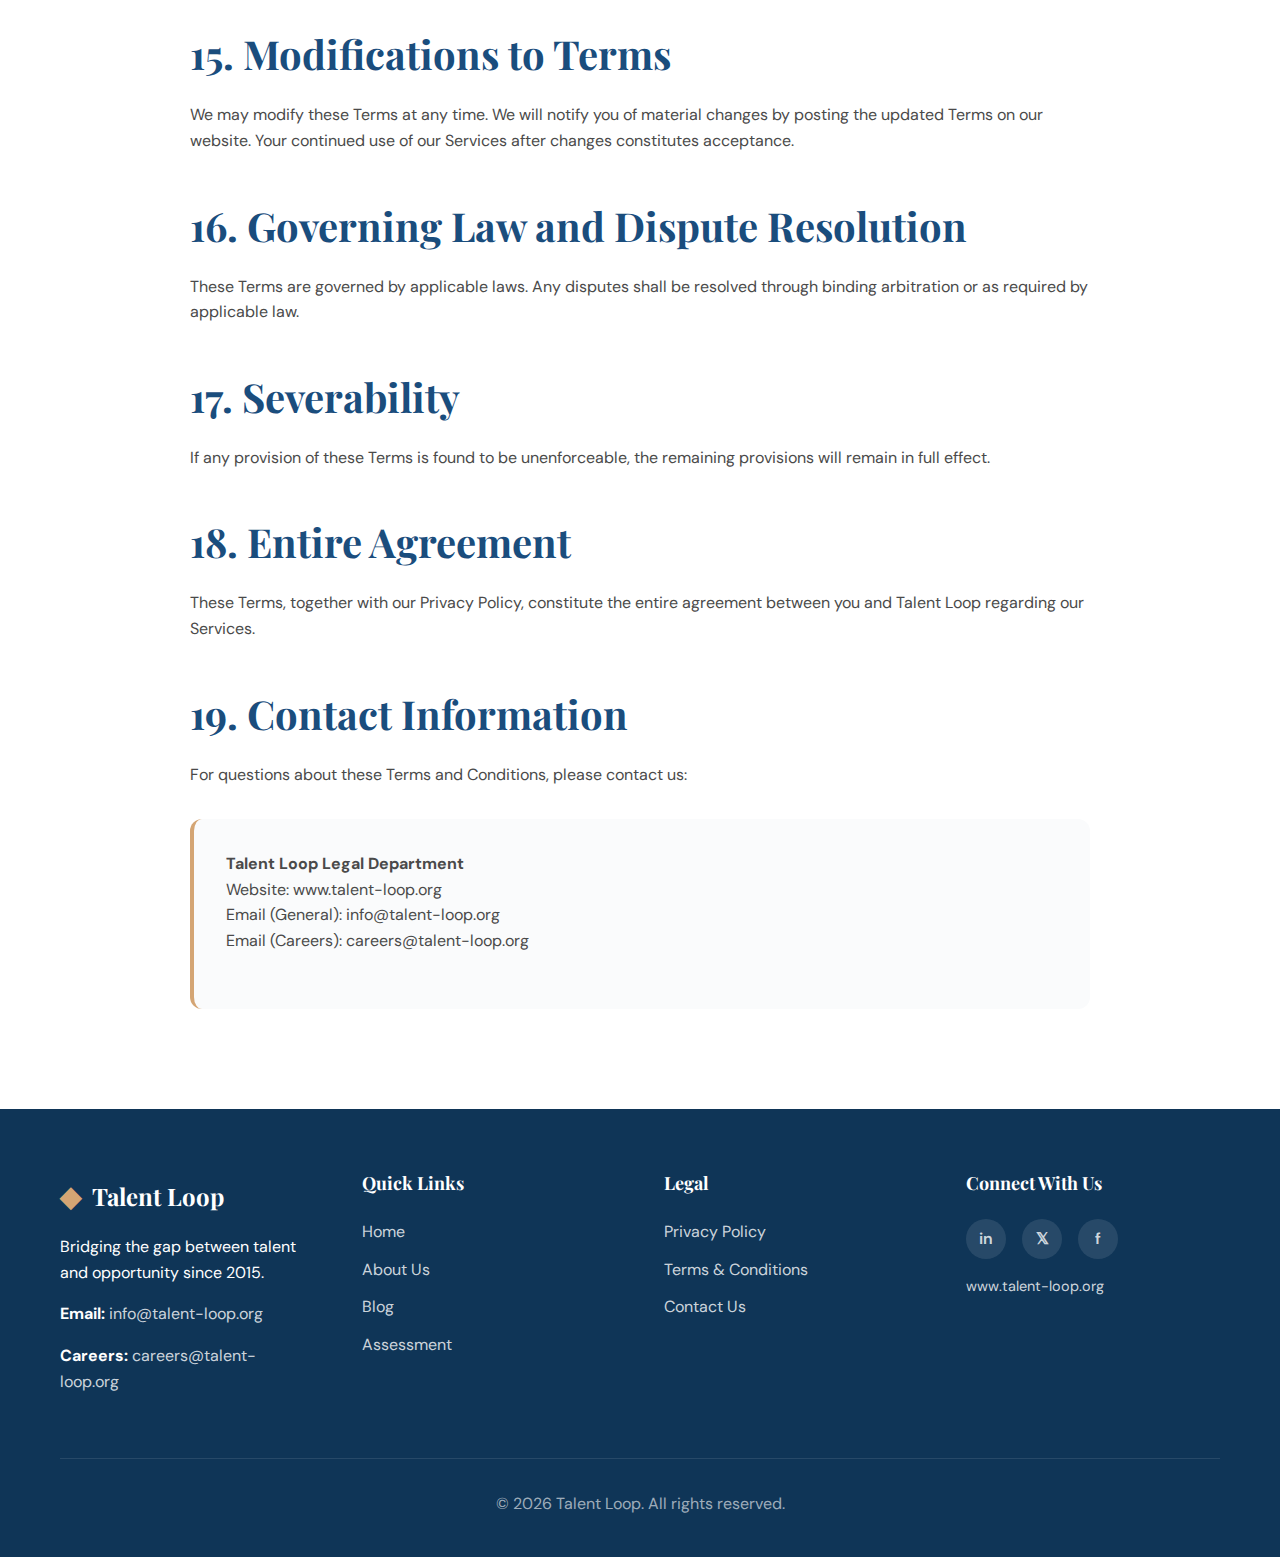
<file: legal.html>
<!DOCTYPE html>
<html lang="en">
<head>
    <meta charset="UTF-8">
    <meta name="viewport" content="width=device-width, initial-scale=1.0">
    <title>Terms & Conditions - Talent Loop</title>
    <link rel="stylesheet" href="styles.css">
    <link rel="preconnect" href="https://fonts.googleapis.com">
    <link rel="preconnect" href="https://fonts.gstatic.com" crossorigin>
    <link href="https://fonts.googleapis.com/css2?family=Playfair+Display:wght@600;700;800&family=DM+Sans:wght@400;500;600;700&display=swap" rel="stylesheet">
</head>
<body>
    <nav class="navbar">
        <div class="nav-container">
            <div class="logo">
                <span class="logo-icon">◆</span>
                <span class="logo-text">Talent Loop</span>
            </div>
            <ul class="nav-menu" id="navMenu">
                <li><a href="index.html">Home</a></li>
                <li><a href="about.html">About Us</a></li>
                <li><a href="blog.html">Blog</a></li>
                <li><a href="contact.html">Contact</a></li>
                <li><a href="assessment.html" class="cta-link">Take Assessment</a></li>
            </ul>
            <div class="hamburger" id="hamburger">
                <span></span>
                <span></span>
                <span></span>
            </div>
        </div>
    </nav>

    <section class="page-hero">
        <div class="container">
            <h1 class="page-title">Terms & Conditions</h1>
            <p class="page-subtitle">Last updated: February 10, 2026</p>
        </div>
    </section>

    <section class="legal-content">
        <div class="container">
            <div class="legal-text">
                <h2>1. Acceptance of Terms</h2>
                <p>By accessing and using the Talent Loop website (www.talent-loop.org) and services ("Services"), you agree to be bound by these Terms and Conditions. If you do not agree to these terms, please do not use our Services.</p>

                <h2>2. Description of Services</h2>
                <p>Talent Loop provides recruitment and career placement services, including:</p>
                <ul>
                    <li>Career assessment and evaluation tools</li>
                    <li>Job matching and placement services</li>
                    <li>Access to employment opportunities</li>
                    <li>Career counseling and advisory services</li>
                    <li>Optional priority verification through third-party partners</li>
                </ul>

                <h2>3. User Accounts and Registration</h2>
                <h3>3.1 Account Creation</h3>
                <p>To use certain features of our Services, you may be required to create an account. You agree to:</p>
                <ul>
                    <li>Provide accurate, current, and complete information</li>
                    <li>Maintain and promptly update your account information</li>
                    <li>Maintain the security of your account credentials</li>
                    <li>Accept responsibility for all activities under your account</li>
                    <li>Notify us immediately of any unauthorized access</li>
                </ul>

                <h3>3.2 Eligibility</h3>
                <p>You must be at least 18 years old and legally able to enter into contracts to use our Services.</p>

                <h2>4. Assessment and Application Process</h2>
                <h3>4.1 Assessment Completion</h3>
                <p>By completing our assessment, you authorize us to:</p>
                <ul>
                    <li>Evaluate your qualifications and career preferences</li>
                    <li>Match you with suitable employment opportunities</li>
                    <li>Share your professional information with potential employers</li>
                    <li>Contact you regarding relevant opportunities</li>
                </ul>

                <h3>4.2 Information Accuracy</h3>
                <p>You represent that all information provided in your assessment, resume, and application materials is truthful and accurate. Providing false information may result in termination of services and withdrawal of job offers.</p>

                <h2>5. Priority Verification Service</h2>
                <h3>5.1 IdentityIQ Partnership</h3>
                <p>We partner with IdentityIQ to offer an optional verification service that provides priority status to candidates. By choosing to participate in this verification:</p>
                <ul>
                    <li>You acknowledge this is a voluntary, optional service</li>
                    <li>You will be redirected to IdentityIQ's platform, which operates independently</li>
                    <li>You agree to IdentityIQ's separate terms of service and privacy policy</li>
                    <li>Talent Loop is not responsible for IdentityIQ's services or data practices</li>
                    <li>Verification gives you priority placement but does not guarantee employment</li>
                </ul>

                <h3>5.2 Non-Verification Option</h3>
                <p>You may choose not to complete verification and still access our standard services. Non-verified candidates remain eligible for all opportunities but without priority status.</p>

                <h2>6. No Guarantee of Employment</h2>
                <p>Talent Loop provides recruitment services but does not guarantee employment, interviews, or job offers. Final hiring decisions rest with employers. We cannot control employer hiring practices or decisions.</p>

                <h2>7. User Conduct</h2>
                <p>You agree not to:</p>
                <ul>
                    <li>Provide false, misleading, or fraudulent information</li>
                    <li>Impersonate any person or entity</li>
                    <li>Use our Services for any unlawful purpose</li>
                    <li>Interfere with or disrupt our Services or servers</li>
                    <li>Attempt to gain unauthorized access to any part of our Services</li>
                    <li>Scrape, harvest, or collect user data without permission</li>
                    <li>Use automated systems to access our Services without authorization</li>
                </ul>

                <h2>8. Intellectual Property</h2>
                <h3>8.1 Our Content</h3>
                <p>All content on our website, including text, graphics, logos, and software, is owned by Talent Loop or our licensors and protected by intellectual property laws.</p>

                <h3>8.2 Your Content</h3>
                <p>You retain ownership of content you submit (resumes, assessments, etc.). By submitting content, you grant us a license to use it for providing our Services.</p>

                <h2>9. Fees and Payments</h2>
                <p>Our Services to job seekers are provided free of charge. We are compensated by employers for successful placements. Any premium services, if introduced, will be clearly communicated with pricing information.</p>

                <h2>10. Third-Party Services and Links</h2>
                <p>Our Services may contain links to third-party websites or integrate with third-party services (such as IdentityIQ). We are not responsible for the content, privacy practices, or terms of these third parties.</p>

                <h2>11. Disclaimers</h2>
                <p>OUR SERVICES ARE PROVIDED "AS IS" WITHOUT WARRANTIES OF ANY KIND. WE DISCLAIM ALL WARRANTIES, EXPRESS OR IMPLIED, INCLUDING WARRANTIES OF MERCHANTABILITY, FITNESS FOR A PARTICULAR PURPOSE, AND NON-INFRINGEMENT.</p>
                <p>We do not warrant that:</p>
                <ul>
                    <li>Our Services will be uninterrupted or error-free</li>
                    <li>All information on our website is accurate or complete</li>
                    <li>Use of our Services will result in employment</li>
                    <li>Any particular results will be obtained</li>
                </ul>

                <h2>12. Limitation of Liability</h2>
                <p>TO THE MAXIMUM EXTENT PERMITTED BY LAW, TALENT LOOP SHALL NOT BE LIABLE FOR ANY INDIRECT, INCIDENTAL, SPECIAL, CONSEQUENTIAL, OR PUNITIVE DAMAGES, OR ANY LOSS OF PROFITS OR REVENUES, WHETHER INCURRED DIRECTLY OR INDIRECTLY.</p>

                <h2>13. Indemnification</h2>
                <p>You agree to indemnify and hold harmless Talent Loop from any claims, damages, losses, or expenses (including legal fees) arising from your use of our Services or violation of these Terms.</p>

                <h2>14. Termination</h2>
                <p>We reserve the right to suspend or terminate your access to our Services at any time, with or without notice, for any reason, including violation of these Terms.</p>

                <h2>15. Modifications to Terms</h2>
                <p>We may modify these Terms at any time. We will notify you of material changes by posting the updated Terms on our website. Your continued use of our Services after changes constitutes acceptance.</p>

                <h2>16. Governing Law and Dispute Resolution</h2>
                <p>These Terms are governed by applicable laws. Any disputes shall be resolved through binding arbitration or as required by applicable law.</p>

                <h2>17. Severability</h2>
                <p>If any provision of these Terms is found to be unenforceable, the remaining provisions will remain in full effect.</p>

                <h2>18. Entire Agreement</h2>
                <p>These Terms, together with our Privacy Policy, constitute the entire agreement between you and Talent Loop regarding our Services.</p>

                <h2>19. Contact Information</h2>
                <p>For questions about these Terms and Conditions, please contact us:</p>
                <div class="contact-box">
                    <p><strong>Talent Loop Legal Department</strong><br>
                    Website: <a href="https://www.talent-loop.org">www.talent-loop.org</a><br>
                    Email (General): <a href="mailto:info@talent-loop.org">info@talent-loop.org</a><br>
                    Email (Careers): <a href="mailto:careers@talent-loop.org">careers@talent-loop.org</a></p>
                </div>
            </div>
        </div>
    </section>

    <footer class="footer">
        <div class="container">
            <div class="footer-grid">
                <div class="footer-col">
                    <div class="footer-logo">
                        <span class="logo-icon">◆</span>
                        <span class="logo-text">Talent Loop</span>
                    </div>
                    <p>Bridging the gap between talent and opportunity since 2015.</p>
                    <div class="footer-contact">
                        <p><strong>Email:</strong> <a href="mailto:info@talent-loop.org">info@talent-loop.org</a></p>
                        <p><strong>Careers:</strong> <a href="mailto:careers@talent-loop.org">careers@talent-loop.org</a></p>
                    </div>
                </div>
                <div class="footer-col">
                    <h4>Quick Links</h4>
                    <ul>
                        <li><a href="index.html">Home</a></li>
                        <li><a href="about.html">About Us</a></li>
                        <li><a href="blog.html">Blog</a></li>
                        <li><a href="assessment.html">Assessment</a></li>
                    </ul>
                </div>
                <div class="footer-col">
                    <h4>Legal</h4>
                    <ul>
                        <li><a href="privacy.html">Privacy Policy</a></li>
                        <li><a href="legal.html">Terms & Conditions</a></li>
                        <li><a href="contact.html">Contact Us</a></li>
                    </ul>
                </div>
                <div class="footer-col">
                    <h4>Connect With Us</h4>
                    <div class="social-links">
                        <a href="#" aria-label="LinkedIn">in</a>
                        <a href="#" aria-label="Twitter">𝕏</a>
                        <a href="#" aria-label="Facebook">f</a>
                    </div>
                    <p style="margin-top: 1rem; font-size: 0.9rem;">
                        <a href="https://www.talent-loop.org" style="color: rgba(255,255,255,0.8);">www.talent-loop.org</a>
                    </p>
                </div>
            </div>
            <div class="footer-bottom">
                <p>&copy; 2026 Talent Loop. All rights reserved.</p>
            </div>
        </div>
    </footer>

    <script src="script.js"></script>
</body>
</html>
</file>
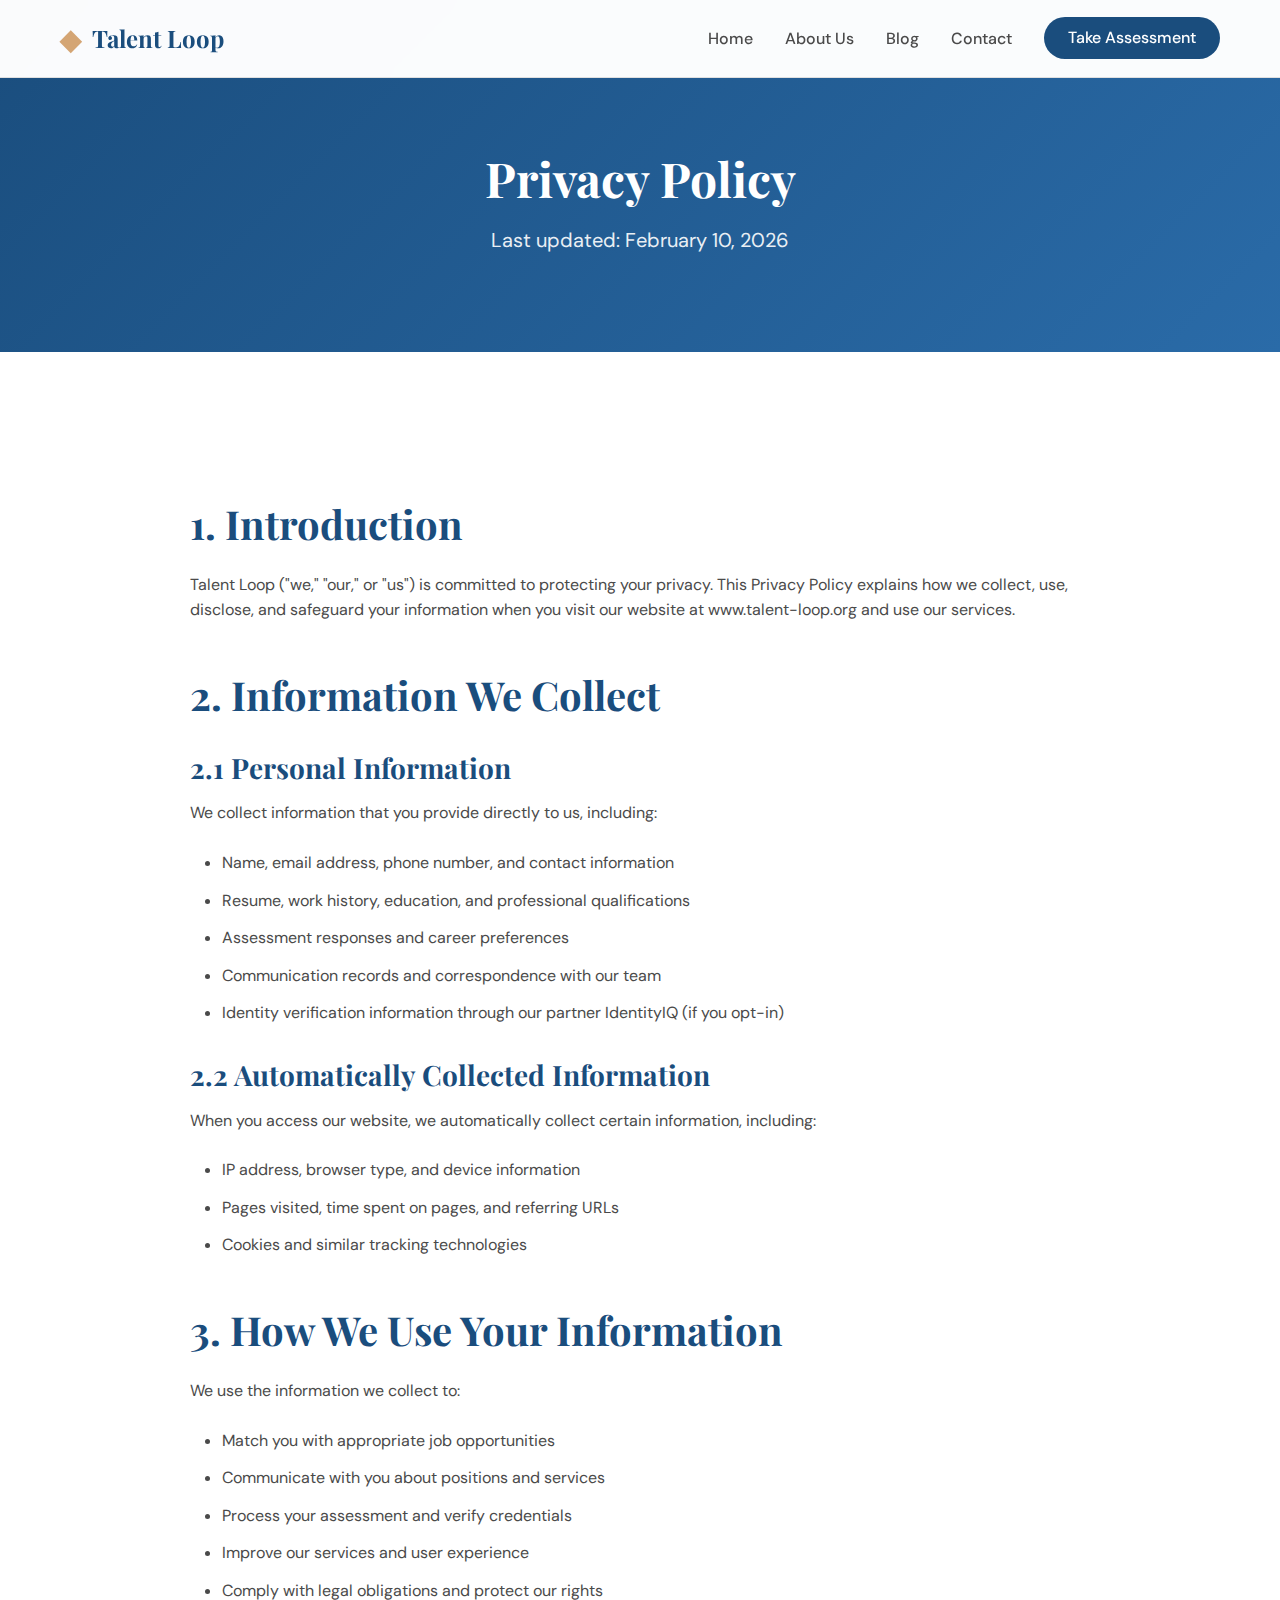
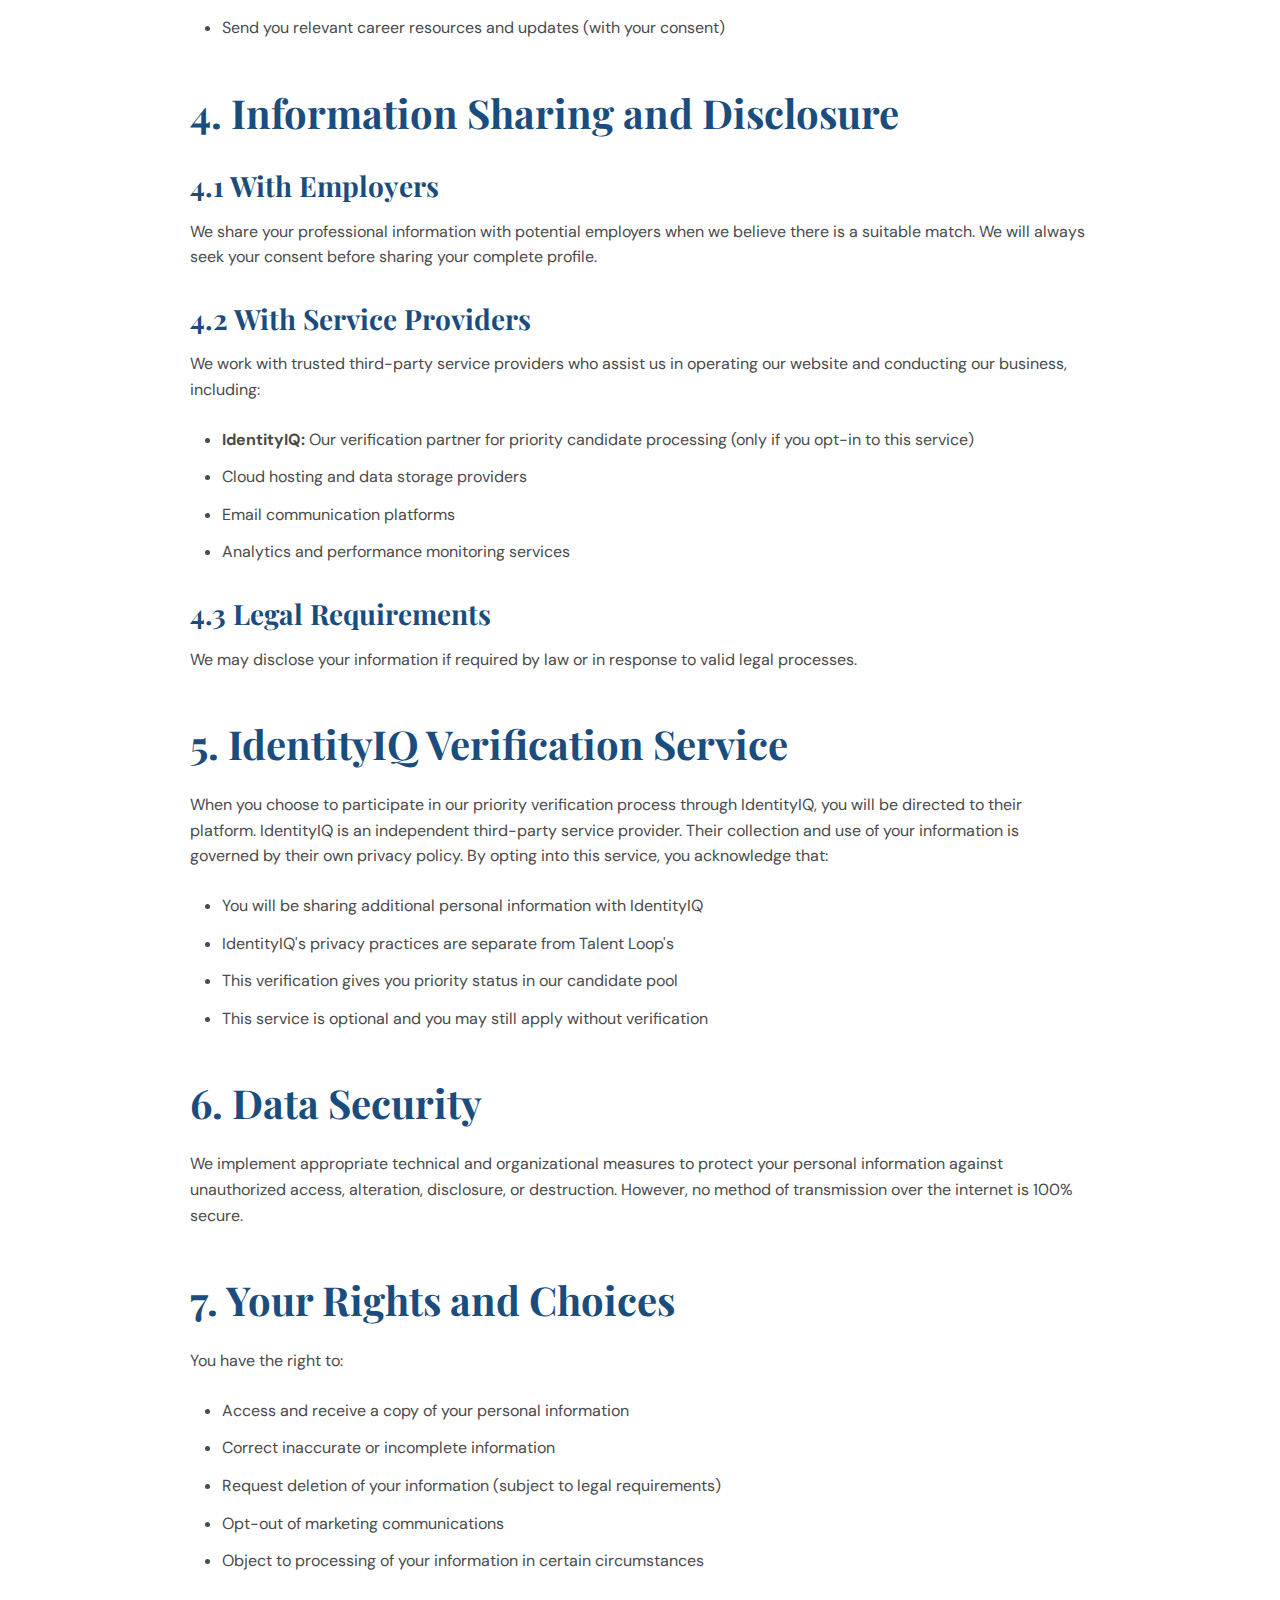
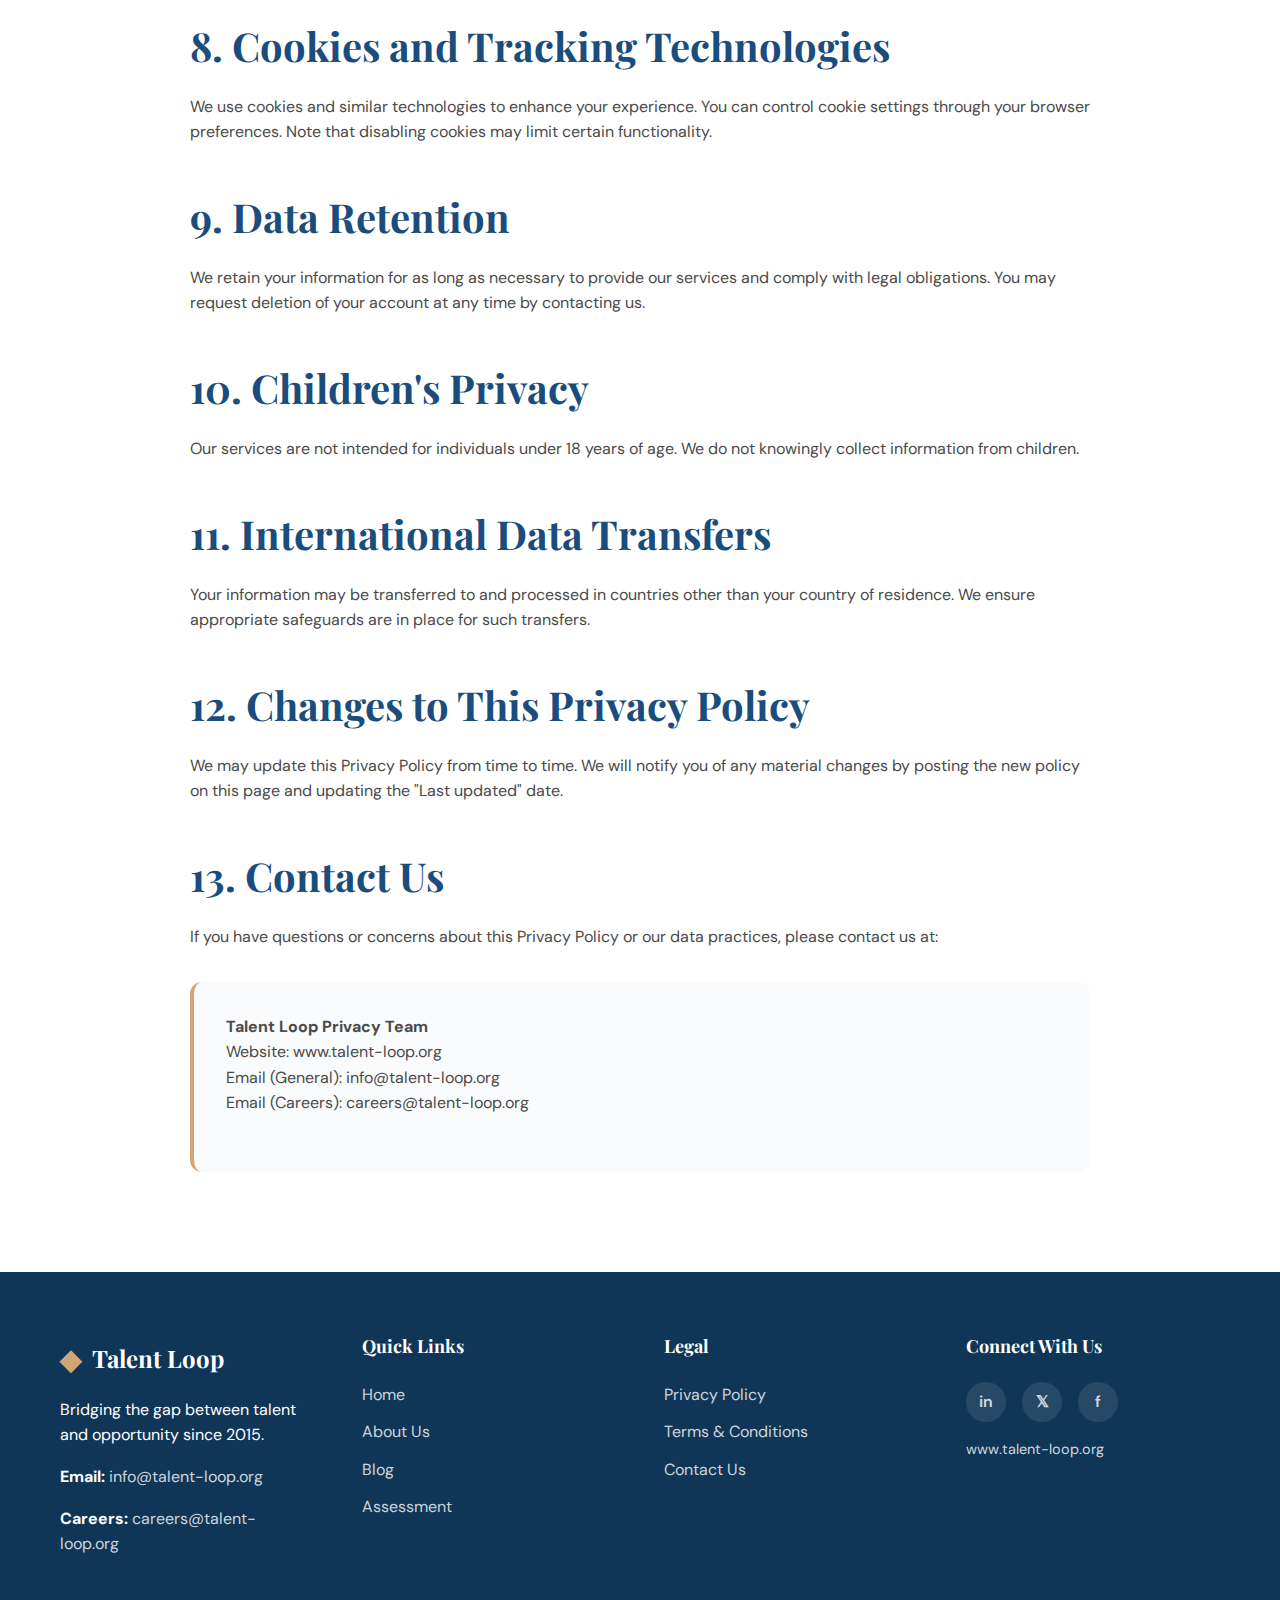
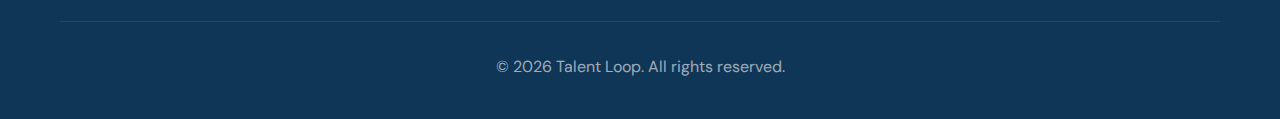
<file: privacy.html>
<!DOCTYPE html>
<html lang="en">
<head>
    <meta charset="UTF-8">
    <meta name="viewport" content="width=device-width, initial-scale=1.0">
    <title>Privacy Policy - Talent Loop</title>
    <link rel="stylesheet" href="styles.css">
    <link rel="preconnect" href="https://fonts.googleapis.com">
    <link rel="preconnect" href="https://fonts.gstatic.com" crossorigin>
    <link href="https://fonts.googleapis.com/css2?family=Playfair+Display:wght@600;700;800&family=DM+Sans:wght@400;500;600;700&display=swap" rel="stylesheet">
</head>
<body>
    <nav class="navbar">
        <div class="nav-container">
            <div class="logo">
                <span class="logo-icon">◆</span>
                <span class="logo-text">Talent Loop</span>
            </div>
            <ul class="nav-menu" id="navMenu">
                <li><a href="index.html">Home</a></li>
                <li><a href="about.html">About Us</a></li>
                <li><a href="blog.html">Blog</a></li>
                <li><a href="contact.html">Contact</a></li>
                <li><a href="assessment.html" class="cta-link">Take Assessment</a></li>
            </ul>
            <div class="hamburger" id="hamburger">
                <span></span>
                <span></span>
                <span></span>
            </div>
        </div>
    </nav>

    <section class="page-hero">
        <div class="container">
            <h1 class="page-title">Privacy Policy</h1>
            <p class="page-subtitle">Last updated: February 10, 2026</p>
        </div>
    </section>

    <section class="legal-content">
        <div class="container">
            <div class="legal-text">
                <h2>1. Introduction</h2>
                <p>Talent Loop ("we," "our," or "us") is committed to protecting your privacy. This Privacy Policy explains how we collect, use, disclose, and safeguard your information when you visit our website at www.talent-loop.org and use our services.</p>

                <h2>2. Information We Collect</h2>
                <h3>2.1 Personal Information</h3>
                <p>We collect information that you provide directly to us, including:</p>
                <ul>
                    <li>Name, email address, phone number, and contact information</li>
                    <li>Resume, work history, education, and professional qualifications</li>
                    <li>Assessment responses and career preferences</li>
                    <li>Communication records and correspondence with our team</li>
                    <li>Identity verification information through our partner IdentityIQ (if you opt-in)</li>
                </ul>

                <h3>2.2 Automatically Collected Information</h3>
                <p>When you access our website, we automatically collect certain information, including:</p>
                <ul>
                    <li>IP address, browser type, and device information</li>
                    <li>Pages visited, time spent on pages, and referring URLs</li>
                    <li>Cookies and similar tracking technologies</li>
                </ul>

                <h2>3. How We Use Your Information</h2>
                <p>We use the information we collect to:</p>
                <ul>
                    <li>Match you with appropriate job opportunities</li>
                    <li>Communicate with you about positions and services</li>
                    <li>Process your assessment and verify credentials</li>
                    <li>Improve our services and user experience</li>
                    <li>Comply with legal obligations and protect our rights</li>
                    <li>Send you relevant career resources and updates (with your consent)</li>
                </ul>

                <h2>4. Information Sharing and Disclosure</h2>
                <h3>4.1 With Employers</h3>
                <p>We share your professional information with potential employers when we believe there is a suitable match. We will always seek your consent before sharing your complete profile.</p>

                <h3>4.2 With Service Providers</h3>
                <p>We work with trusted third-party service providers who assist us in operating our website and conducting our business, including:</p>
                <ul>
                    <li><strong>IdentityIQ:</strong> Our verification partner for priority candidate processing (only if you opt-in to this service)</li>
                    <li>Cloud hosting and data storage providers</li>
                    <li>Email communication platforms</li>
                    <li>Analytics and performance monitoring services</li>
                </ul>

                <h3>4.3 Legal Requirements</h3>
                <p>We may disclose your information if required by law or in response to valid legal processes.</p>

                <h2>5. IdentityIQ Verification Service</h2>
                <p>When you choose to participate in our priority verification process through IdentityIQ, you will be directed to their platform. IdentityIQ is an independent third-party service provider. Their collection and use of your information is governed by their own privacy policy. By opting into this service, you acknowledge that:</p>
                <ul>
                    <li>You will be sharing additional personal information with IdentityIQ</li>
                    <li>IdentityIQ's privacy practices are separate from Talent Loop's</li>
                    <li>This verification gives you priority status in our candidate pool</li>
                    <li>This service is optional and you may still apply without verification</li>
                </ul>

                <h2>6. Data Security</h2>
                <p>We implement appropriate technical and organizational measures to protect your personal information against unauthorized access, alteration, disclosure, or destruction. However, no method of transmission over the internet is 100% secure.</p>

                <h2>7. Your Rights and Choices</h2>
                <p>You have the right to:</p>
                <ul>
                    <li>Access and receive a copy of your personal information</li>
                    <li>Correct inaccurate or incomplete information</li>
                    <li>Request deletion of your information (subject to legal requirements)</li>
                    <li>Opt-out of marketing communications</li>
                    <li>Object to processing of your information in certain circumstances</li>
                </ul>

                <h2>8. Cookies and Tracking Technologies</h2>
                <p>We use cookies and similar technologies to enhance your experience. You can control cookie settings through your browser preferences. Note that disabling cookies may limit certain functionality.</p>

                <h2>9. Data Retention</h2>
                <p>We retain your information for as long as necessary to provide our services and comply with legal obligations. You may request deletion of your account at any time by contacting us.</p>

                <h2>10. Children's Privacy</h2>
                <p>Our services are not intended for individuals under 18 years of age. We do not knowingly collect information from children.</p>

                <h2>11. International Data Transfers</h2>
                <p>Your information may be transferred to and processed in countries other than your country of residence. We ensure appropriate safeguards are in place for such transfers.</p>

                <h2>12. Changes to This Privacy Policy</h2>
                <p>We may update this Privacy Policy from time to time. We will notify you of any material changes by posting the new policy on this page and updating the "Last updated" date.</p>

                <h2>13. Contact Us</h2>
                <p>If you have questions or concerns about this Privacy Policy or our data practices, please contact us at:</p>
                <div class="contact-box">
                    <p><strong>Talent Loop Privacy Team</strong><br>
                    Website: <a href="https://www.talent-loop.org">www.talent-loop.org</a><br>
                    Email (General): <a href="mailto:info@talent-loop.org">info@talent-loop.org</a><br>
                    Email (Careers): <a href="mailto:careers@talent-loop.org">careers@talent-loop.org</a></p>
                </div>
            </div>
        </div>
    </section>

    <footer class="footer">
        <div class="container">
            <div class="footer-grid">
                <div class="footer-col">
                    <div class="footer-logo">
                        <span class="logo-icon">◆</span>
                        <span class="logo-text">Talent Loop</span>
                    </div>
                    <p>Bridging the gap between talent and opportunity since 2015.</p>
                    <div class="footer-contact">
                        <p><strong>Email:</strong> <a href="mailto:info@talent-loop.org">info@talent-loop.org</a></p>
                        <p><strong>Careers:</strong> <a href="mailto:careers@talent-loop.org">careers@talent-loop.org</a></p>
                    </div>
                </div>
                <div class="footer-col">
                    <h4>Quick Links</h4>
                    <ul>
                        <li><a href="index.html">Home</a></li>
                        <li><a href="about.html">About Us</a></li>
                        <li><a href="blog.html">Blog</a></li>
                        <li><a href="assessment.html">Assessment</a></li>
                    </ul>
                </div>
                <div class="footer-col">
                    <h4>Legal</h4>
                    <ul>
                        <li><a href="privacy.html">Privacy Policy</a></li>
                        <li><a href="legal.html">Terms & Conditions</a></li>
                        <li><a href="contact.html">Contact Us</a></li>
                    </ul>
                </div>
                <div class="footer-col">
                    <h4>Connect With Us</h4>
                    <div class="social-links">
                        <a href="#" aria-label="LinkedIn">in</a>
                        <a href="#" aria-label="Twitter">𝕏</a>
                        <a href="#" aria-label="Facebook">f</a>
                    </div>
                    <p style="margin-top: 1rem; font-size: 0.9rem;">
                        <a href="https://www.talent-loop.org" style="color: rgba(255,255,255,0.8);">www.talent-loop.org</a>
                    </p>
                </div>
            </div>
            <div class="footer-bottom">
                <p>&copy; 2026 Talent Loop. All rights reserved.</p>
            </div>
        </div>
    </footer>

    <script src="script.js"></script>
</body>
</html>
</file>
<file: styles.css>
/* ================================
   CareerBridge - Professional Job Agency Website
   ================================ */

/* CSS Variables */
:root {
    /* Primary Colors - Professional corporate palette */
    --primary-color: #1a4d7d;
    --primary-dark: #0f3557;
    --primary-light: #2a6ba8;
    --accent-color: #d4a574;
    --accent-dark: #b8905f;
    
    /* Neutrals */
    --text-primary: #1a1a1a;
    --text-secondary: #4a4a4a;
    --text-light: #6b6b6b;
    --bg-white: #ffffff;
    --bg-light: #f8f9fa;
    --bg-lighter: #fafbfc;
    --border-color: #e0e0e0;
    
    /* Typography */
    --font-display: 'Playfair Display', serif;
    --font-body: 'DM Sans', sans-serif;
    
    /* Spacing */
    --section-padding: 100px;
    --container-max: 1200px;
    
    /* Shadows */
    --shadow-sm: 0 2px 8px rgba(0, 0, 0, 0.06);
    --shadow-md: 0 4px 16px rgba(0, 0, 0, 0.08);
    --shadow-lg: 0 8px 32px rgba(0, 0, 0, 0.12);
    
    /* Transitions */
    --transition-fast: 0.2s ease;
    --transition-base: 0.3s ease;
    --transition-slow: 0.5s ease;
}

/* ================================
   Reset & Base Styles
   ================================ */

* {
    margin: 0;
    padding: 0;
    box-sizing: border-box;
}

html {
    scroll-behavior: smooth;
}

body {
    font-family: var(--font-body);
    color: var(--text-primary);
    line-height: 1.6;
    background-color: var(--bg-white);
    overflow-x: hidden;
}

.container {
    max-width: var(--container-max);
    margin: 0 auto;
    padding: 0 20px;
}

/* ================================
   Typography
   ================================ */

h1, h2, h3, h4, h5, h6 {
    font-family: var(--font-display);
    line-height: 1.2;
    font-weight: 700;
    margin-bottom: 1rem;
}

h1 { font-size: 3.5rem; }
h2 { font-size: 2.5rem; }
h3 { font-size: 1.75rem; }
h4 { font-size: 1.25rem; }

p {
    margin-bottom: 1rem;
}

a {
    text-decoration: none;
    color: inherit;
    transition: var(--transition-base);
}

/* ================================
   Navigation
   ================================ */

.navbar {
    position: fixed;
    top: 0;
    left: 0;
    right: 0;
    background: rgba(255, 255, 255, 0.98);
    backdrop-filter: blur(10px);
    border-bottom: 1px solid var(--border-color);
    z-index: 1000;
    transition: var(--transition-base);
}

.nav-container {
    max-width: var(--container-max);
    margin: 0 auto;
    padding: 1rem 20px;
    display: flex;
    justify-content: space-between;
    align-items: center;
}

.logo {
    display: flex;
    align-items: center;
    gap: 10px;
    font-family: var(--font-display);
    font-size: 1.5rem;
    font-weight: 700;
    color: var(--primary-color);
}

.logo-image {
    height: 40px;
    width: auto;
}

.logo-icon {
    font-size: 1.75rem;
    color: var(--accent-color);
}

.nav-menu {
    display: flex;
    list-style: none;
    gap: 2rem;
    align-items: center;
}

.nav-menu a {
    font-weight: 500;
    color: var(--text-secondary);
    position: relative;
    padding: 0.5rem 0;
}

.nav-menu a::after {
    content: '';
    position: absolute;
    bottom: 0;
    left: 0;
    width: 0;
    height: 2px;
    background: var(--accent-color);
    transition: width var(--transition-base);
}

.nav-menu a:hover::after,
.nav-menu a.active::after {
    width: 100%;
}

.nav-menu a:hover,
.nav-menu a.active {
    color: var(--primary-color);
}

.cta-link {
    background: var(--primary-color);
    color: white !important;
    padding: 0.65rem 1.5rem !important;
    border-radius: 50px;
}

.cta-link::after {
    display: none;
}

.cta-link:hover {
    background: var(--primary-dark);
}

.hamburger {
    display: none;
    flex-direction: column;
    gap: 5px;
    cursor: pointer;
}

.hamburger span {
    width: 25px;
    height: 3px;
    background: var(--primary-color);
    border-radius: 2px;
    transition: var(--transition-base);
}

/* ================================
   Hero Section
   ================================ */

.hero {
    position: relative;
    height: 100vh;
    display: flex;
    align-items: center;
    justify-content: center;
    overflow: hidden;
}

.video-background {
    position: absolute;
    top: 0;
    left: 0;
    width: 100%;
    height: 100%;
    z-index: -2;
}

.video-background video {
    width: 100%;
    height: 100%;
    object-fit: cover;
}

/* Image Background (replaces video) */
.image-background {
    position: absolute;
    top: 0;
    left: 0;
    width: 100%;
    height: 100%;
    z-index: -2;
    background-image: url('https://images.unsplash.com/photo-1497366216548-37526070297c?q=80&w=2000&auto=format&fit=crop');
    background-size: cover;
    background-position: center;
    background-repeat: no-repeat;
}

.image-overlay {
    position: absolute;
    top: 0;
    left: 0;
    width: 100%;
    height: 100%;
    background: linear-gradient(135deg, rgba(26, 77, 125, 0.85), rgba(15, 53, 87, 0.75));
    z-index: -1;
}

.hero-content {
    text-align: center;
    color: white;
    max-width: 800px;
    padding: 0 20px;
    animation: fadeInUp 1s ease;
}

.hero-title {
    font-size: 4rem;
    margin-bottom: 1.5rem;
    line-height: 1.1;
}

.title-line {
    display: block;
}

.title-line.accent {
    color: var(--accent-color);
}

.hero-subtitle {
    font-size: 1.25rem;
    margin-bottom: 2.5rem;
    color: rgba(255, 255, 255, 0.9);
}

.hero-cta {
    display: flex;
    gap: 1rem;
    justify-content: center;
    flex-wrap: wrap;
}

.scroll-indicator {
    position: absolute;
    bottom: 40px;
    left: 50%;
    transform: translateX(-50%);
    text-align: center;
    color: white;
    font-size: 0.875rem;
    animation: bounce 2s infinite;
}

.scroll-arrow {
    width: 24px;
    height: 24px;
    border-left: 2px solid white;
    border-bottom: 2px solid white;
    transform: rotate(-45deg);
    margin: 10px auto 0;
}

/* ================================
   Buttons
   ================================ */

.btn {
    display: inline-block;
    padding: 0.875rem 2rem;
    border-radius: 50px;
    font-weight: 600;
    font-family: var(--font-body);
    cursor: pointer;
    border: none;
    transition: all var(--transition-base);
    text-align: center;
}

.btn-primary {
    background: var(--primary-color);
    color: white;
}

.btn-primary:hover {
    background: var(--primary-dark);
    transform: translateY(-2px);
    box-shadow: var(--shadow-md);
}

.btn-secondary {
    background: transparent;
    color: white;
    border: 2px solid white;
}

.btn-secondary:hover {
    background: white;
    color: var(--primary-color);
}

.btn-large {
    padding: 1.125rem 2.5rem;
    font-size: 1.125rem;
}

/* ================================
   Features Section
   ================================ */

.features {
    padding: var(--section-padding) 0;
    background: var(--bg-white);
}

.section-header {
    text-align: center;
    max-width: 700px;
    margin: 0 auto 4rem;
}

.section-header h2 {
    color: var(--primary-color);
    margin-bottom: 1rem;
}

.section-header p {
    font-size: 1.125rem;
    color: var(--text-secondary);
}

.feature-grid {
    display: grid;
    grid-template-columns: repeat(auto-fit, minmax(280px, 1fr));
    gap: 2rem;
}

.feature-card {
    background: var(--bg-lighter);
    padding: 2.5rem 2rem;
    border-radius: 16px;
    text-align: center;
    transition: var(--transition-base);
    border: 1px solid var(--border-color);
}

.feature-card:hover {
    transform: translateY(-8px);
    box-shadow: var(--shadow-lg);
    border-color: var(--accent-color);
}

.feature-icon {
    font-size: 3rem;
    margin-bottom: 1rem;
}

.feature-card h3 {
    color: var(--primary-color);
    margin-bottom: 1rem;
}

.feature-card p {
    color: var(--text-secondary);
    margin-bottom: 0;
}

/* ================================
   Stats Section
   ================================ */

.stats {
    padding: var(--section-padding) 0;
    background: linear-gradient(135deg, var(--primary-color), var(--primary-dark));
    color: white;
}

.stats-grid {
    display: grid;
    grid-template-columns: repeat(auto-fit, minmax(200px, 1fr));
    gap: 3rem;
}

.stat-item {
    text-align: center;
}

.stat-number {
    font-size: 3.5rem;
    font-weight: 700;
    font-family: var(--font-display);
    margin-bottom: 0.5rem;
}

.stat-label {
    font-size: 1.125rem;
    opacity: 0.9;
}

/* ================================
   CTA Section
   ================================ */

.cta-section {
    padding: var(--section-padding) 0;
    background: var(--accent-color);
    text-align: center;
}

.cta-content h2 {
    color: var(--primary-dark);
    margin-bottom: 1rem;
}

.cta-content p {
    font-size: 1.125rem;
    color: var(--primary-dark);
    margin-bottom: 2rem;
    max-width: 600px;
    margin-left: auto;
    margin-right: auto;
}

/* ================================
   Footer
   ================================ */

.footer {
    background: var(--primary-dark);
    color: white;
    padding: 4rem 0 1.5rem;
}

.footer-grid {
    display: grid;
    grid-template-columns: repeat(auto-fit, minmax(200px, 1fr));
    gap: 3rem;
    margin-bottom: 3rem;
}

.footer-logo {
    display: flex;
    align-items: center;
    gap: 10px;
    font-family: var(--font-display);
    font-size: 1.5rem;
    font-weight: 700;
    margin-bottom: 1rem;
}

.footer-col h4 {
    margin-bottom: 1.5rem;
    font-size: 1.125rem;
}

.footer-col ul {
    list-style: none;
}

.footer-col li {
    margin-bottom: 0.75rem;
}

.footer-col a {
    color: rgba(255, 255, 255, 0.8);
    transition: var(--transition-fast);
}

.footer-col a:hover {
    color: var(--accent-color);
}

.social-links {
    display: flex;
    gap: 1rem;
}

.social-links a {
    width: 40px;
    height: 40px;
    border-radius: 50%;
    background: rgba(255, 255, 255, 0.1);
    display: flex;
    align-items: center;
    justify-content: center;
    font-weight: 600;
}

.social-links a:hover {
    background: var(--accent-color);
    color: var(--primary-dark);
}

.footer-bottom {
    border-top: 1px solid rgba(255, 255, 255, 0.1);
    padding-top: 2rem;
    text-align: center;
    color: rgba(255, 255, 255, 0.6);
}

/* ================================
   Page Hero (Internal Pages)
   ================================ */

.page-hero {
    padding: 150px 0 80px;
    background: linear-gradient(135deg, var(--primary-color), var(--primary-light));
    color: white;
    text-align: center;
}

.page-title {
    font-size: 3rem;
    margin-bottom: 1rem;
}

.page-subtitle {
    font-size: 1.25rem;
    opacity: 0.9;
}

/* ================================
   About Page
   ================================ */

.about-content {
    padding: var(--section-padding) 0;
}

.content-block {
    max-width: 800px;
    margin: 0 auto 4rem;
}

.content-block h2 {
    color: var(--primary-color);
    margin-bottom: 1.5rem;
}

.content-block p {
    font-size: 1.125rem;
    color: var(--text-secondary);
    margin-bottom: 1.5rem;
}

.approach-list {
    list-style: none;
    margin-top: 2rem;
}

.approach-list li {
    padding: 1rem 0;
    border-bottom: 1px solid var(--border-color);
    font-size: 1.125rem;
}

.approach-list li:last-child {
    border-bottom: none;
}

.mission-vision {
    display: grid;
    grid-template-columns: repeat(auto-fit, minmax(300px, 1fr));
    gap: 2rem;
    margin: 4rem 0;
}

.mv-card {
    background: var(--bg-lighter);
    padding: 3rem 2rem;
    border-radius: 16px;
    border: 1px solid var(--border-color);
}

.mv-card h3 {
    color: var(--primary-color);
    margin-bottom: 1rem;
}

.values-section {
    margin: 4rem 0;
}

.values-section h2 {
    text-align: center;
    color: var(--primary-color);
    margin-bottom: 3rem;
}

.values-grid {
    display: grid;
    grid-template-columns: repeat(auto-fit, minmax(250px, 1fr));
    gap: 2rem;
}

.value-item {
    text-align: center;
    padding: 2rem;
}

.value-icon {
    font-size: 3rem;
    margin-bottom: 1rem;
}

.value-item h4 {
    color: var(--primary-color);
    margin-bottom: 0.75rem;
}

.team-section {
    margin-top: 4rem;
}

.team-section h2 {
    text-align: center;
    color: var(--primary-color);
    margin-bottom: 3rem;
}

.team-grid {
    display: grid;
    grid-template-columns: repeat(auto-fit, minmax(250px, 1fr));
    gap: 2rem;
}

.team-member {
    text-align: center;
    background: var(--bg-lighter);
    padding: 2rem;
    border-radius: 16px;
}

.member-image {
    margin-bottom: 1.5rem;
    width: 120px;
    height: 120px;
    margin: 0 auto 1.5rem auto;
    border-radius: 50%;
    overflow: hidden;
}

.member-image img {
    width: 100%;
    height: 100%;
    object-fit: cover;
}

.placeholder-img {
    width: 120px;
    height: 120px;
    border-radius: 50%;
    background: var(--accent-color);
    display: flex;
    align-items: center;
    justify-content: center;
    font-size: 2rem;
    font-weight: 700;
    color: white;
    margin: 0 auto;
}

.member-title {
    color: var(--accent-color);
    font-weight: 600;
    margin-bottom: 0.5rem;
}

.member-bio {
    color: var(--text-secondary);
    font-size: 0.95rem;
}

/* ================================
   Blog Page
   ================================ */

.blog-content {
    padding: var(--section-padding) 0;
}

.blog-grid {
    display: grid;
    grid-template-columns: repeat(auto-fill, minmax(350px, 1fr));
    gap: 2rem;
}

.blog-card {
    background: var(--bg-white);
    border-radius: 16px;
    overflow: hidden;
    box-shadow: var(--shadow-sm);
    transition: var(--transition-base);
    border: 1px solid var(--border-color);
}

.blog-card:hover {
    transform: translateY(-8px);
    box-shadow: var(--shadow-lg);
}

.blog-card.featured {
    grid-column: span 2;
}

.blog-image {
    position: relative;
    height: 200px;
    overflow: hidden;
}

.blog-card.featured .blog-image {
    height: 300px;
}

.placeholder-blog-img {
    width: 100%;
    height: 100%;
    background: linear-gradient(135deg, var(--primary-light), var(--accent-color));
    display: flex;
    align-items: center;
    justify-content: center;
    color: white;
    font-weight: 600;
    font-size: 1.25rem;
}

.blog-category {
    position: absolute;
    top: 1rem;
    left: 1rem;
    background: white;
    color: var(--primary-color);
    padding: 0.5rem 1rem;
    border-radius: 50px;
    font-size: 0.875rem;
    font-weight: 600;
}

.blog-content-text {
    padding: 2rem;
}

.blog-meta {
    display: flex;
    gap: 1rem;
    margin-bottom: 1rem;
    font-size: 0.875rem;
    color: var(--text-light);
}

.blog-content-text h2,
.blog-content-text h3 {
    color: var(--primary-color);
    margin-bottom: 1rem;
}

.blog-content-text p {
    color: var(--text-secondary);
    margin-bottom: 1rem;
}

.blog-read-more {
    color: var(--accent-color);
    font-weight: 600;
}

.blog-read-more:hover {
    color: var(--accent-dark);
}

.blog-cta {
    margin-top: 4rem;
    padding: 4rem 2rem;
    background: var(--bg-lighter);
    border-radius: 16px;
    text-align: center;
}

.blog-cta h2 {
    color: var(--primary-color);
    margin-bottom: 1rem;
}

.blog-cta p {
    color: var(--text-secondary);
    margin-bottom: 2rem;
}

/* ================================
   Contact Page
   ================================ */

.contact-section {
    padding: var(--section-padding) 0;
}

.contact-grid {
    display: grid;
    grid-template-columns: 1fr 1.5fr;
    gap: 4rem;
    align-items: start;
}

.contact-info h2 {
    color: var(--primary-color);
    margin-bottom: 1rem;
}

.contact-info > p {
    color: var(--text-secondary);
    margin-bottom: 2rem;
}

.contact-details {
    display: flex;
    flex-direction: column;
    gap: 2rem;
}

.contact-item {
    display: flex;
    gap: 1.5rem;
    align-items: start;
}

.contact-icon {
    font-size: 2rem;
    flex-shrink: 0;
}

.contact-text h4 {
    color: var(--primary-color);
    margin-bottom: 0.5rem;
}

.contact-text p {
    color: var(--text-secondary);
    margin-bottom: 0;
}

.contact-text a {
    color: var(--accent-color);
}

.contact-text a:hover {
    color: var(--accent-dark);
}

.contact-form-container {
    background: var(--bg-lighter);
    padding: 3rem;
    border-radius: 16px;
}

.contact-form h3 {
    color: var(--primary-color);
    margin-bottom: 2rem;
}

.form-group {
    margin-bottom: 1.5rem;
}

.form-row {
    display: grid;
    grid-template-columns: 1fr 1fr;
    gap: 1rem;
}

.form-group label {
    display: block;
    margin-bottom: 0.5rem;
    font-weight: 600;
    color: var(--text-primary);
}

.form-group input,
.form-group select,
.form-group textarea {
    width: 100%;
    padding: 0.875rem 1rem;
    border: 1px solid var(--border-color);
    border-radius: 8px;
    font-family: var(--font-body);
    font-size: 1rem;
    transition: var(--transition-fast);
}

.form-group input:focus,
.form-group select:focus,
.form-group textarea:focus {
    outline: none;
    border-color: var(--primary-color);
    box-shadow: 0 0 0 3px rgba(26, 77, 125, 0.1);
}

.form-success {
    background: #d4edda;
    border: 1px solid #c3e6cb;
    color: #155724;
    padding: 1rem;
    border-radius: 8px;
    margin-top: 1rem;
    text-align: center;
}

.faq-section {
    padding: var(--section-padding) 0;
    background: var(--bg-lighter);
}

.faq-section h2 {
    text-align: center;
    color: var(--primary-color);
    margin-bottom: 3rem;
}

.faq-grid {
    display: grid;
    grid-template-columns: repeat(auto-fit, minmax(300px, 1fr));
    gap: 2rem;
}

.faq-item {
    background: white;
    padding: 2rem;
    border-radius: 12px;
}

.faq-item h4 {
    color: var(--primary-color);
    margin-bottom: 1rem;
}

.faq-item p {
    color: var(--text-secondary);
    margin-bottom: 0;
}

/* ================================
   Legal Pages
   ================================ */

.legal-content {
    padding: var(--section-padding) 0;
}

.legal-text {
    max-width: 900px;
    margin: 0 auto;
}

.legal-text h2 {
    color: var(--primary-color);
    margin-top: 3rem;
    margin-bottom: 1.5rem;
}

.legal-text h3 {
    color: var(--primary-color);
    margin-top: 2rem;
    margin-bottom: 1rem;
}

.legal-text p {
    color: var(--text-secondary);
    margin-bottom: 1.5rem;
}

.legal-text ul {
    margin-left: 2rem;
    margin-bottom: 1.5rem;
}

.legal-text li {
    color: var(--text-secondary);
    margin-bottom: 0.75rem;
}

.contact-box {
    background: var(--bg-lighter);
    padding: 2rem;
    border-radius: 12px;
    border-left: 4px solid var(--accent-color);
    margin-top: 2rem;
}

/* ================================
   Assessment Quiz
   ================================ */

.assessment-section {
    padding: 120px 0 80px;
    min-height: 100vh;
}

.assessment-intro {
    max-width: 800px;
    margin: 0 auto;
    text-align: center;
}

.intro-text {
    font-size: 1.125rem;
    color: var(--text-secondary);
    margin-bottom: 3rem;
}

.assessment-benefits {
    display: grid;
    grid-template-columns: repeat(auto-fit, minmax(200px, 1fr));
    gap: 2rem;
    margin-bottom: 3rem;
}

.benefit-item {
    display: flex;
    align-items: start;
    gap: 1rem;
    text-align: left;
}

.benefit-icon {
    width: 40px;
    height: 40px;
    background: var(--accent-color);
    color: white;
    border-radius: 50%;
    display: flex;
    align-items: center;
    justify-content: center;
    font-weight: 700;
    flex-shrink: 0;
}

.benefit-text h3 {
    font-size: 1rem;
    margin-bottom: 0.25rem;
}

.benefit-text p {
    font-size: 0.95rem;
    color: var(--text-light);
    margin-bottom: 0;
}

.assessment-container {
    max-width: 800px;
    margin: 0 auto;
}

.progress-bar {
    width: 100%;
    height: 6px;
    background: var(--border-color);
    border-radius: 10px;
    overflow: hidden;
    margin-bottom: 1rem;
}

.progress-fill {
    height: 100%;
    background: linear-gradient(90deg, var(--primary-color), var(--accent-color));
    width: 10%;
    transition: width 0.4s ease;
}

.progress-text {
    text-align: center;
    color: var(--text-secondary);
    margin-bottom: 3rem;
    font-weight: 600;
}

.question-slide {
    display: none;
    animation: fadeInUp 0.5s ease;
}

.question-slide.active {
    display: block;
}

.question-title {
    color: var(--primary-color);
    font-size: 2rem;
    margin-bottom: 1rem;
}

.question-subtitle {
    color: var(--text-secondary);
    margin-bottom: 2rem;
}

.question-options {
    display: flex;
    flex-direction: column;
    gap: 1rem;
    margin-bottom: 3rem;
}

.option-card {
    background: var(--bg-lighter);
    border: 2px solid var(--border-color);
    border-radius: 12px;
    padding: 1.5rem;
    cursor: pointer;
    transition: all var(--transition-fast);
    display: flex;
    align-items: start;
    gap: 1rem;
}

.option-card:hover {
    border-color: var(--primary-light);
    background: white;
    box-shadow: var(--shadow-sm);
}

.option-card input[type="radio"] {
    margin-top: 4px;
    cursor: pointer;
}

.option-card input[type="radio"]:checked ~ .option-content {
    color: var(--primary-color);
}

.option-card:has(input[type="radio"]:checked) {
    border-color: var(--primary-color);
    background: rgba(26, 77, 125, 0.05);
}

.option-content {
    flex: 1;
}

.option-title {
    display: block;
    font-weight: 600;
    font-size: 1.125rem;
    margin-bottom: 0.25rem;
}

.option-desc {
    display: block;
    color: var(--text-light);
    font-size: 0.95rem;
}

.option-icon {
    font-size: 1.5rem;
    margin-right: 0.5rem;
}

.question-navigation {
    display: flex;
    gap: 1rem;
    justify-content: space-between;
    margin-top: 2rem;
}

/* Priority Verification Specific Styles */
.priority-info {
    background: linear-gradient(135deg, rgba(26, 77, 125, 0.05), rgba(212, 165, 116, 0.05));
    padding: 2rem;
    border-radius: 12px;
    margin-bottom: 2rem;
    border: 2px solid var(--accent-color);
}

.priority-badge {
    display: inline-block;
    background: var(--accent-color);
    color: white;
    padding: 0.5rem 1rem;
    border-radius: 50px;
    font-weight: 700;
    margin-bottom: 1rem;
}

.priority-description {
    font-size: 1.125rem;
    color: var(--text-primary);
    margin-bottom: 1.5rem;
}

.priority-benefits h4 {
    color: var(--primary-color);
    margin-bottom: 1rem;
}

.priority-benefits ul {
    list-style: none;
    margin-bottom: 1.5rem;
}

.priority-benefits li {
    padding: 0.5rem 0;
    color: var(--text-secondary);
}

.priority-partner {
    background: white;
    padding: 1rem;
    border-radius: 8px;
    text-align: center;
}

.verification-options .option-card.priority-option {
    background: linear-gradient(135deg, rgba(212, 165, 116, 0.1), rgba(26, 77, 125, 0.05));
    border-color: var(--accent-color);
}

.verification-note {
    text-align: center;
    color: var(--text-light);
    margin-top: 1.5rem;
}

/* Assessment Complete */
.assessment-complete {
    text-align: center;
    max-width: 700px;
    margin: 0 auto;
    padding: 3rem;
}

.success-icon {
    width: 100px;
    height: 100px;
    background: #d4edda;
    color: #155724;
    border-radius: 50%;
    display: flex;
    align-items: center;
    justify-content: center;
    font-size: 3rem;
    font-weight: 700;
    margin: 0 auto 2rem;
}

.assessment-complete h2 {
    color: var(--primary-color);
    margin-bottom: 1.5rem;
}

#completionMessage {
    font-size: 1.125rem;
    color: var(--text-secondary);
    margin-bottom: 2rem;
    padding: 2rem;
    background: var(--bg-lighter);
    border-radius: 12px;
}

.next-steps {
    text-align: left;
    background: white;
    padding: 2rem;
    border-radius: 12px;
    box-shadow: var(--shadow-sm);
    margin-bottom: 2rem;
}

.next-steps h3 {
    color: var(--primary-color);
    margin-bottom: 1rem;
}

.next-steps ul {
    margin-left: 1.5rem;
}

.next-steps li {
    color: var(--text-secondary);
    margin-bottom: 0.75rem;
}

/* ================================
   Animations
   ================================ */

@keyframes fadeInUp {
    from {
        opacity: 0;
        transform: translateY(30px);
    }
    to {
        opacity: 1;
        transform: translateY(0);
    }
}

@keyframes bounce {
    0%, 20%, 50%, 80%, 100% {
        transform: translateX(-50%) translateY(0);
    }
    40% {
        transform: translateX(-50%) translateY(-10px);
    }
    60% {
        transform: translateX(-50%) translateY(-5px);
    }
}

/* ================================
   Responsive Design
   ================================ */

@media (max-width: 968px) {
    :root {
        --section-padding: 60px;
    }
    
    .nav-menu {
        position: fixed;
        left: -100%;
        top: 70px;
        flex-direction: column;
        background: white;
        width: 100%;
        text-align: center;
        transition: var(--transition-base);
        box-shadow: var(--shadow-lg);
        padding: 2rem 0;
        gap: 1rem;
    }
    
    .nav-menu.active {
        left: 0;
    }
    
    .hamburger {
        display: flex;
    }
    
    h1 { font-size: 2.5rem; }
    h2 { font-size: 2rem; }
    
    .hero-title {
        font-size: 2.5rem;
    }
    
    .blog-card.featured {
        grid-column: span 1;
    }
    
    .contact-grid {
        grid-template-columns: 1fr;
    }
    
    .form-row {
        grid-template-columns: 1fr;
    }
    
    .question-title {
        font-size: 1.5rem;
    }
}

@media (max-width: 640px) {
    .hero-cta {
        flex-direction: column;
    }
    
    .btn {
        width: 100%;
    }
    
    .stats-grid {
        grid-template-columns: 1fr 1fr;
    }
    
    .blog-grid {
        grid-template-columns: 1fr;
    }
    
    .contact-form-container {
        padding: 2rem 1.5rem;
    }
}
</file>
<file: address_autocomplete.css>
.address-suggestions {
    position: absolute;
    border: 1px solid #ddd;
    border-top: none;
    z-index: 99;
    top: 100%;
    left: 0;
    right: 0;
    background-color: #fff;
    border-radius: 0 0 8px 8px;
    overflow: hidden;
    box-shadow: 0 4px 12px rgba(0,0,0,0.1);
}

.suggestion-item {
    padding: 12px 16px;
    cursor: pointer;
    font-size: 0.95rem;
    color: #333;
}

.suggestion-item:hover {
    background-color: #f0f0f0;
}

.suggestion-item strong {
    color: var(--primary-color);
}
</file>
